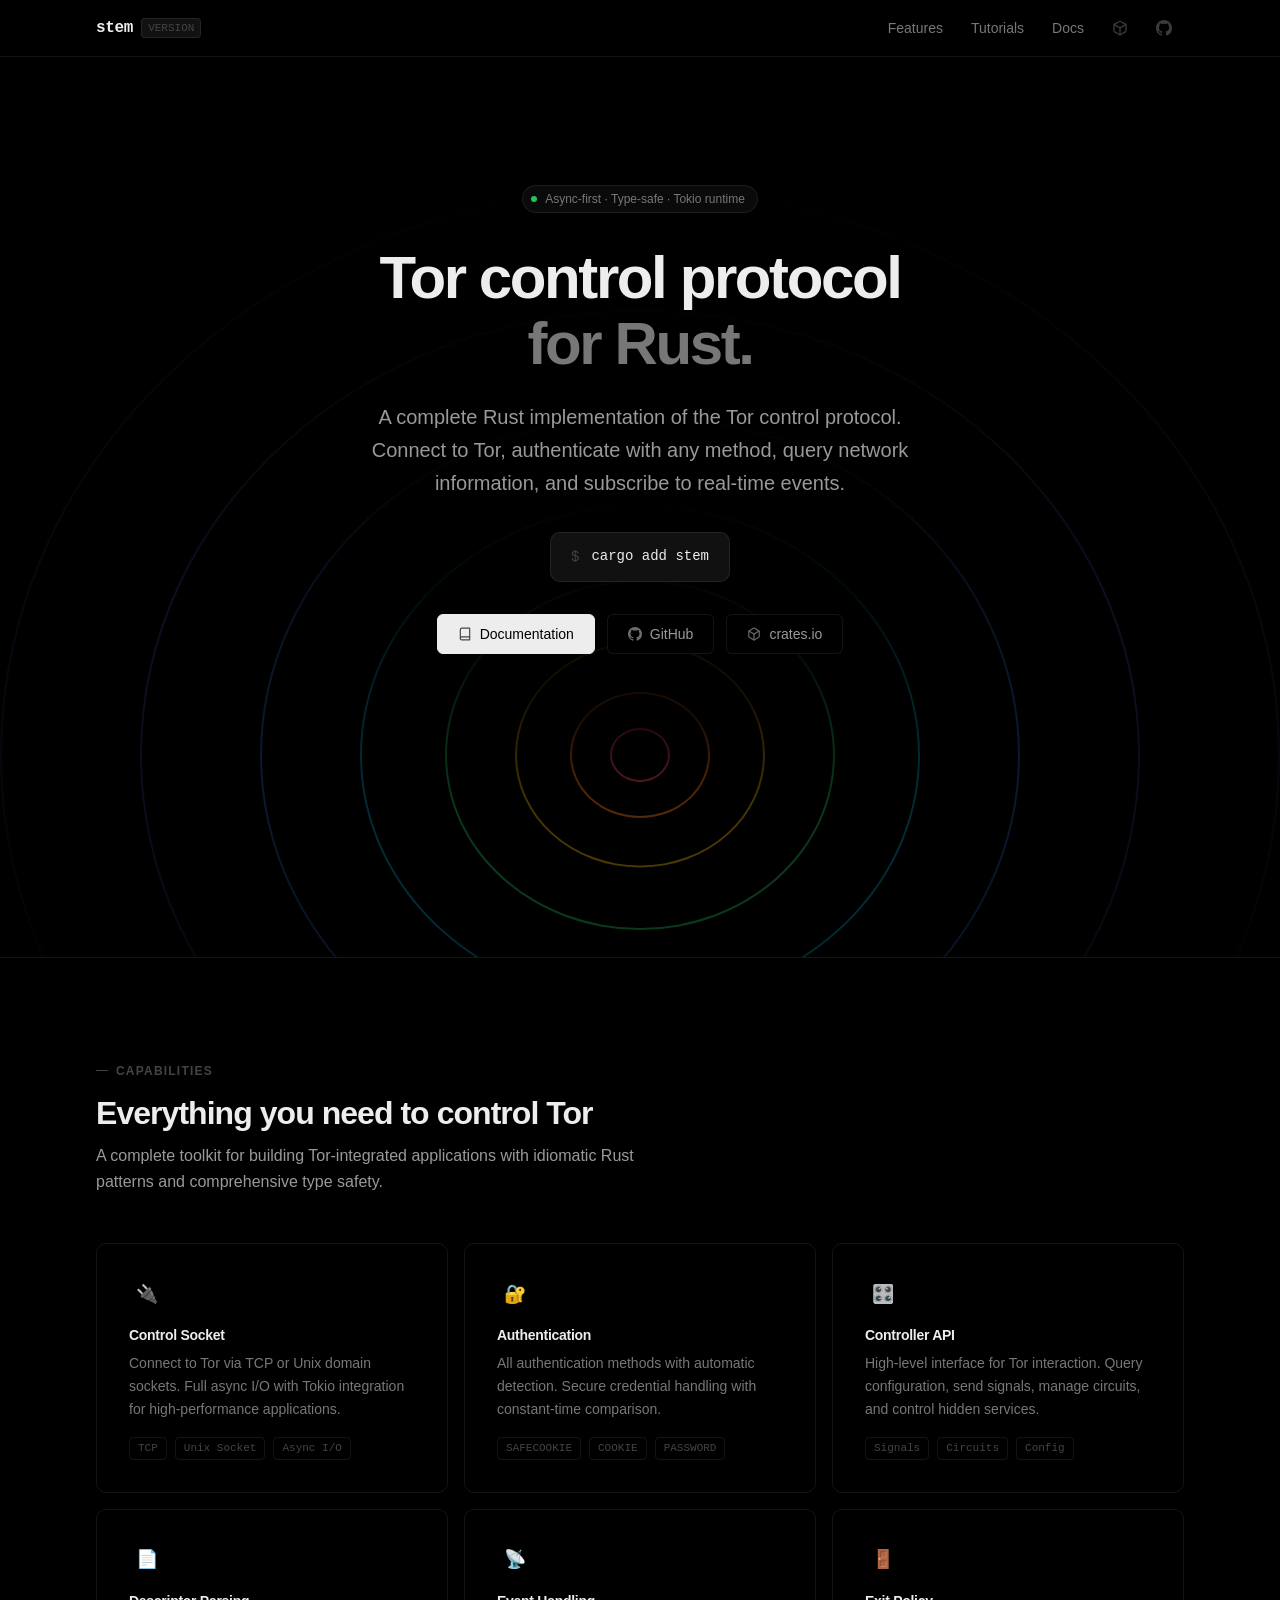
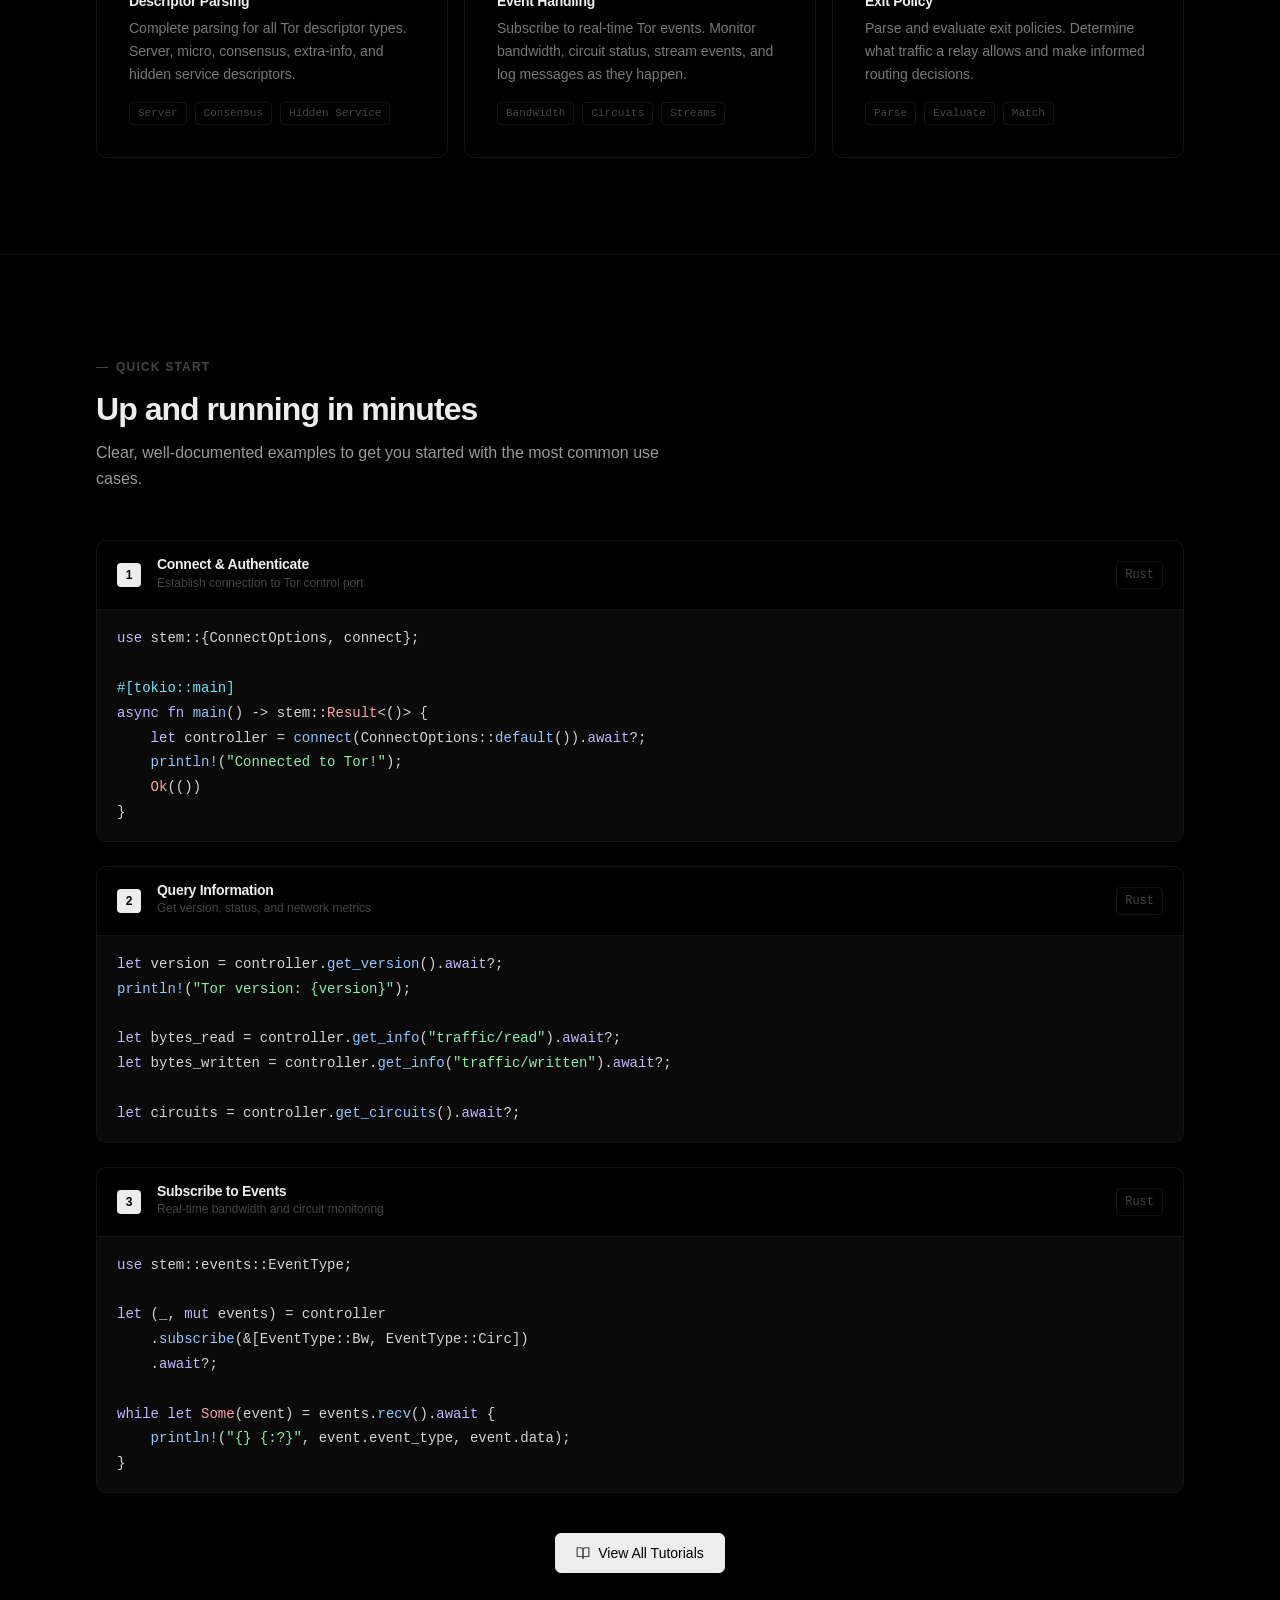
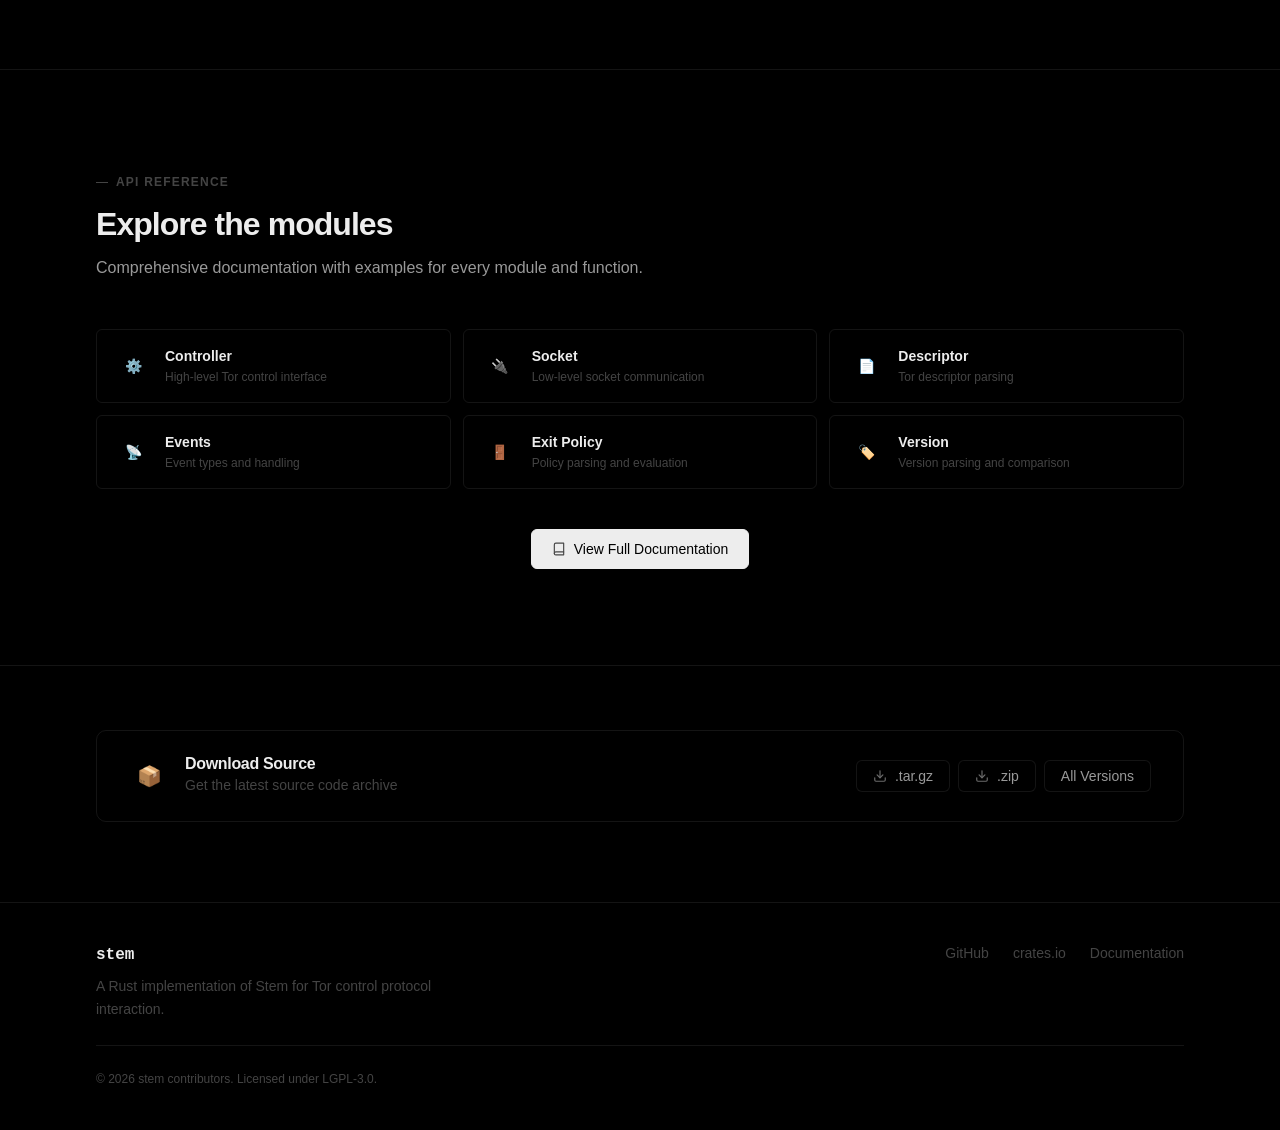
<file: docs-src/index.html>
<!doctype html>
<html lang="en">
    <head>
        <meta charset="utf-8" />
        <meta name="viewport" content="width=device-width, initial-scale=1.0" />
        <meta
            name="description"
            content="stem is a Rust library for Tor control protocol. Connect, authenticate, query information, and handle events with type-safe async APIs."
        />
        <meta
            name="keywords"
            content="stem, Tor, Rust, control protocol, privacy, anonymity, networking"
        />
        <meta property="og:title" content="stem — Tor Control Protocol for Rust" />
        <meta
            property="og:description"
            content="Type-safe, async-first Rust library for Tor control protocol interaction."
        />
        <meta property="og:type" content="website" />
        <meta property="og:url" content="https://stem.tn3w.dev/" />
        <title>stem — Tor Control Protocol for Rust</title>
        <link rel="stylesheet" href="styles/theme.css" />
        <link rel="stylesheet" href="styles/main.css" />
    </head>
    <body>
        <header>
            <nav class="container">
                <a href="/" class="nav-brand">
                    <span class="nav-logo">stem</span>
                    <span class="nav-version">VERSION</span>
                </a>
                <div class="nav-links">
                    <a href="#features" class="nav-hide-mobile">Features</a>
                    <a href="/tutorials" class="nav-hide-mobile">Tutorials</a>
                    <a href="docs/">Docs</a>
                    <a
                        href="https://crates.io/crates/stem"
                        target="_blank"
                        rel="noopener noreferrer"
                    >
                        <svg
                            width="16"
                            height="16"
                            viewBox="0 0 24 24"
                            fill="none"
                            stroke="currentColor"
                            stroke-width="2"
                            stroke-linecap="round"
                            stroke-linejoin="round"
                        >
                            <path
                                d="M21 16V8a2 2 0 0 0-1-1.73l-7-4a2 2 0 0 0-2 0l-7 4A2 2 0 0 0 3 8v8a2 2 0 0 0 1 1.73l7 4a2 2 0 0 0 2 0l7-4A2 2 0 0 0 21 16z"
                            />
                            <polyline points="3.27 6.96 12 12.01 20.73 6.96" />
                            <line x1="12" y1="22.08" x2="12" y2="12" />
                        </svg>
                    </a>
                    <a
                        href="https://github.com/tn3w/stem"
                        target="_blank"
                        rel="noopener noreferrer"
                    >
                        <svg width="16" height="16" viewBox="0 0 24 24" fill="currentColor">
                            <path
                                d="M12 0C5.37 0 0 5.37 0 12c0 5.31 3.435 9.795 8.205 11.385.6.105.825-.255.825-.57 0-.285-.015-1.23-.015-2.235-3.015.555-3.795-.735-4.035-1.41-.135-.345-.72-1.41-1.23-1.695-.42-.225-1.02-.78-.015-.795.945-.015 1.62.87 1.845 1.23 1.08 1.815 2.805 1.305 3.495.99.105-.78.42-1.305.765-1.605-2.67-.3-5.46-1.335-5.46-5.925 0-1.305.465-2.385 1.23-3.225-.12-.3-.54-1.53.12-3.18 0 0 1.005-.315 3.3 1.23.96-.27 1.98-.405 3-.405s2.04.135 3 .405c2.295-1.56 3.3-1.23 3.3-1.23.66 1.65.24 2.88.12 3.18.765.84 1.23 1.905 1.23 3.225 0 4.605-2.805 5.625-5.475 5.925.435.375.81 1.095.81 2.22 0 1.605-.015 2.895-.015 3.3 0 .315.225.69.825.57A12.02 12.02 0 0 0 24 12c0-6.63-5.37-12-12-12z"
                            />
                        </svg>
                    </a>
                </div>
            </nav>
        </header>

        <main>
            <section id="hero">
                <div class="container">
                    <div class="hero-grid">
                        <div class="hero-content">
                            <div class="hero-badge">
                                <span class="hero-badge-dot"></span>
                                <span>Async-first · Type-safe · Tokio runtime</span>
                            </div>
                            <h1 class="hero-title">
                                Tor control protocol<br />
                                <span class="hero-title-accent">for Rust.</span>
                            </h1>
                            <p class="hero-description">
                                A complete Rust implementation of the Tor control protocol. Connect
                                to Tor, authenticate with any method, query network information, and
                                subscribe to real-time events.
                            </p>
                            <button
                                class="hero-install"
                                data-copy="cargo add stem"
                                title="Click to copy"
                            >
                                <span class="hero-install-prompt">$</span>
                                <code>cargo add stem</code>
                                <span class="hero-install-feedback">Copied!</span>
                            </button>
                            <div class="hero-actions">
                                <a href="docs/" class="btn btn-primary">
                                    <svg
                                        width="16"
                                        height="16"
                                        viewBox="0 0 24 24"
                                        fill="none"
                                        stroke="currentColor"
                                        stroke-width="2"
                                        stroke-linecap="round"
                                        stroke-linejoin="round"
                                    >
                                        <path d="M4 19.5A2.5 2.5 0 0 1 6.5 17H20" />
                                        <path
                                            d="M6.5 2H20v20H6.5A2.5 2.5 0 0 1 4 19.5v-15A2.5 2.5 0 0 1 6.5 2z"
                                        />
                                    </svg>
                                    Documentation
                                </a>
                                <a
                                    href="https://github.com/tn3w/stem"
                                    class="btn btn-secondary"
                                    target="_blank"
                                    rel="noopener noreferrer"
                                >
                                    <svg
                                        width="16"
                                        height="16"
                                        viewBox="0 0 24 24"
                                        fill="currentColor"
                                    >
                                        <path
                                            d="M12 0C5.37 0 0 5.37 0 12c0 5.31 3.435 9.795 8.205 11.385.6.105.825-.255.825-.57 0-.285-.015-1.23-.015-2.235-3.015.555-3.795-.735-4.035-1.41-.135-.345-.72-1.41-1.23-1.695-.42-.225-1.02-.78-.015-.795.945-.015 1.62.87 1.845 1.23 1.08 1.815 2.805 1.305 3.495.99.105-.78.42-1.305.765-1.605-2.67-.3-5.46-1.335-5.46-5.925 0-1.305.465-2.385 1.23-3.225-.12-.3-.54-1.53.12-3.18 0 0 1.005-.315 3.3 1.23.96-.27 1.98-.405 3-.405s2.04.135 3 .405c2.295-1.56 3.3-1.23 3.3-1.23.66 1.65.24 2.88.12 3.18.765.84 1.23 1.905 1.23 3.225 0 4.605-2.805 5.625-5.475 5.925.435.375.81 1.095.81 2.22 0 1.605-.015 2.895-.015 3.3 0 .315.225.69.825.57A12.02 12.02 0 0 0 24 12c0-6.63-5.37-12-12-12z"
                                        />
                                    </svg>
                                    GitHub
                                </a>
                                <a
                                    href="https://crates.io/crates/stem"
                                    class="btn btn-secondary"
                                    target="_blank"
                                    rel="noopener noreferrer"
                                >
                                    <svg
                                        width="16"
                                        height="16"
                                        viewBox="0 0 24 24"
                                        fill="none"
                                        stroke="currentColor"
                                        stroke-width="2"
                                        stroke-linecap="round"
                                        stroke-linejoin="round"
                                    >
                                        <path
                                            d="M21 16V8a2 2 0 0 0-1-1.73l-7-4a2 2 0 0 0-2 0l-7 4A2 2 0 0 0 3 8v8a2 2 0 0 0 1 1.73l7 4a2 2 0 0 0 2 0l7-4A2 2 0 0 0 21 16z"
                                        />
                                        <polyline points="3.27 6.96 12 12.01 20.73 6.96" />
                                        <line x1="12" y1="22.08" x2="12" y2="12" />
                                    </svg>
                                    crates.io
                                </a>
                            </div>
                        </div>
                    </div>
                </div>
                <div class="hero-glow" aria-hidden="true">
                    <div class="onion-ring r1"></div>
                    <div class="onion-ring r2"></div>
                    <div class="onion-ring r3"></div>
                    <div class="onion-ring r4"></div>
                    <div class="onion-ring r5"></div>
                    <div class="onion-ring r6"></div>
                    <div class="onion-ring r7"></div>
                    <div class="onion-ring r8"></div>
                    <div class="onion-ring r9"></div>
                    <div class="onion-ring r10"></div>
                    <div class="onion-ring r11"></div>
                    <div class="onion-core"></div>
                </div>
            </section>

            <section id="features">
                <div class="container">
                    <div class="section-header">
                        <div class="section-label">Capabilities</div>
                        <h2 class="section-title">Everything you need to control Tor</h2>
                        <p class="section-description">
                            A complete toolkit for building Tor-integrated applications with
                            idiomatic Rust patterns and comprehensive type safety.
                        </p>
                    </div>
                    <div class="features-grid">
                        <a href="docs/socket/" class="feature-card">
                            <div class="feature-icon">🔌</div>
                            <h3>Control Socket</h3>
                            <p>
                                Connect to Tor via TCP or Unix domain sockets. Full async I/O with
                                Tokio integration for high-performance applications.
                            </p>
                            <div class="feature-tags">
                                <span class="feature-tag">TCP</span>
                                <span class="feature-tag">Unix Socket</span>
                                <span class="feature-tag">Async I/O</span>
                            </div>
                        </a>
                        <a href="docs/authentication/" class="feature-card">
                            <div class="feature-icon">🔐</div>
                            <h3>Authentication</h3>
                            <p>
                                All authentication methods with automatic detection. Secure
                                credential handling with constant-time comparison.
                            </p>
                            <div class="feature-tags">
                                <span class="feature-tag">SAFECOOKIE</span>
                                <span class="feature-tag">COOKIE</span>
                                <span class="feature-tag">PASSWORD</span>
                            </div>
                        </a>
                        <a href="docs/controller/" class="feature-card">
                            <div class="feature-icon">🎛️</div>
                            <h3>Controller API</h3>
                            <p>
                                High-level interface for Tor interaction. Query configuration, send
                                signals, manage circuits, and control hidden services.
                            </p>
                            <div class="feature-tags">
                                <span class="feature-tag">Signals</span>
                                <span class="feature-tag">Circuits</span>
                                <span class="feature-tag">Config</span>
                            </div>
                        </a>
                        <a href="docs/descriptor/" class="feature-card">
                            <div class="feature-icon">📄</div>
                            <h3>Descriptor Parsing</h3>
                            <p>
                                Complete parsing for all Tor descriptor types. Server, micro,
                                consensus, extra-info, and hidden service descriptors.
                            </p>
                            <div class="feature-tags">
                                <span class="feature-tag">Server</span>
                                <span class="feature-tag">Consensus</span>
                                <span class="feature-tag">Hidden Service</span>
                            </div>
                        </a>
                        <a href="docs/events/" class="feature-card">
                            <div class="feature-icon">📡</div>
                            <h3>Event Handling</h3>
                            <p>
                                Subscribe to real-time Tor events. Monitor bandwidth, circuit
                                status, stream events, and log messages as they happen.
                            </p>
                            <div class="feature-tags">
                                <span class="feature-tag">Bandwidth</span>
                                <span class="feature-tag">Circuits</span>
                                <span class="feature-tag">Streams</span>
                            </div>
                        </a>
                        <a href="docs/exit_policy/" class="feature-card">
                            <div class="feature-icon">🚪</div>
                            <h3>Exit Policy</h3>
                            <p>
                                Parse and evaluate exit policies. Determine what traffic a relay
                                allows and make informed routing decisions.
                            </p>
                            <div class="feature-tags">
                                <span class="feature-tag">Parse</span>
                                <span class="feature-tag">Evaluate</span>
                                <span class="feature-tag">Match</span>
                            </div>
                        </a>
                    </div>
                </div>
            </section>

            <section id="examples">
                <div class="container">
                    <div class="section-header">
                        <div class="section-label">Quick Start</div>
                        <h2 class="section-title">Up and running in minutes</h2>
                        <p class="section-description">
                            Clear, well-documented examples to get you started with the most common
                            use cases.
                        </p>
                    </div>
                    <div class="examples-grid">
                        <div class="example-card">
                            <div class="example-header">
                                <div class="example-step">1</div>
                                <div class="example-meta">
                                    <h3>Connect & Authenticate</h3>
                                    <p>Establish connection to Tor control port</p>
                                </div>
                                <span class="example-lang">Rust</span>
                            </div>
                            <pre><code><span class="code-keyword">use</span> stem::{ConnectOptions, connect};

<span class="code-macro">#[tokio::main]</span>
<span class="code-keyword">async</span> <span class="code-keyword">fn</span> <span class="code-function">main</span>() -&gt; stem::<span class="code-type">Result</span>&lt;()&gt; {
    <span class="code-keyword">let</span> controller = <span class="code-function">connect</span>(ConnectOptions::<span class="code-function">default</span>()).<span class="code-keyword">await</span>?;
    <span class="code-function">println!</span>(<span class="code-string">"Connected to Tor!"</span>);
    <span class="code-type">Ok</span>(())
}</code></pre>
                        </div>
                        <div class="example-card">
                            <div class="example-header">
                                <div class="example-step">2</div>
                                <div class="example-meta">
                                    <h3>Query Information</h3>
                                    <p>Get version, status, and network metrics</p>
                                </div>
                                <span class="example-lang">Rust</span>
                            </div>
                            <pre><code><span class="code-keyword">let</span> version = controller.<span class="code-function">get_version</span>().<span class="code-keyword">await</span>?;
<span class="code-function">println!</span>(<span class="code-string">"Tor version: {version}"</span>);

<span class="code-keyword">let</span> bytes_read = controller.<span class="code-function">get_info</span>(<span class="code-string">"traffic/read"</span>).<span class="code-keyword">await</span>?;
<span class="code-keyword">let</span> bytes_written = controller.<span class="code-function">get_info</span>(<span class="code-string">"traffic/written"</span>).<span class="code-keyword">await</span>?;

<span class="code-keyword">let</span> circuits = controller.<span class="code-function">get_circuits</span>().<span class="code-keyword">await</span>?;</code></pre>
                        </div>
                        <div class="example-card">
                            <div class="example-header">
                                <div class="example-step">3</div>
                                <div class="example-meta">
                                    <h3>Subscribe to Events</h3>
                                    <p>Real-time bandwidth and circuit monitoring</p>
                                </div>
                                <span class="example-lang">Rust</span>
                            </div>
                            <pre><code><span class="code-keyword">use</span> stem::events::EventType;

<span class="code-keyword">let</span> (_, <span class="code-keyword">mut</span> events) = controller
    .<span class="code-function">subscribe</span>(&amp;[EventType::Bw, EventType::Circ])
    .<span class="code-keyword">await</span>?;

<span class="code-keyword">while</span> <span class="code-keyword">let</span> <span class="code-type">Some</span>(event) = events.<span class="code-function">recv</span>().<span class="code-keyword">await</span> {
    <span class="code-function">println!</span>(<span class="code-string">"{} {:?}"</span>, event.event_type, event.data);
}</code></pre>
                        </div>
                    </div>
                    <div class="examples-cta">
                        <a href="/tutorials" class="btn btn-primary">
                            <svg
                                width="16"
                                height="16"
                                viewBox="0 0 24 24"
                                fill="none"
                                stroke="currentColor"
                                stroke-width="2"
                                stroke-linecap="round"
                                stroke-linejoin="round"
                            >
                                <path d="M2 3h6a4 4 0 0 1 4 4v14a3 3 0 0 0-3-3H2z" />
                                <path d="M22 3h-6a4 4 0 0 0-4 4v14a3 3 0 0 1 3-3h7z" />
                            </svg>
                            View All Tutorials
                        </a>
                    </div>
                </div>
            </section>

            <section id="docs">
                <div class="container">
                    <div class="section-header">
                        <div class="section-label">API Reference</div>
                        <h2 class="section-title">Explore the modules</h2>
                        <p class="section-description">
                            Comprehensive documentation with examples for every module and function.
                        </p>
                    </div>
                    <div class="docs-grid">
                        <a href="docs/controller/" class="docs-link">
                            <span class="docs-link-icon">⚙️</span>
                            <div class="docs-link-content">
                                <div class="docs-link-title">Controller</div>
                                <div class="docs-link-desc">High-level Tor control interface</div>
                            </div>
                            <span class="docs-link-arrow">→</span>
                        </a>
                        <a href="docs/socket/" class="docs-link">
                            <span class="docs-link-icon">🔌</span>
                            <div class="docs-link-content">
                                <div class="docs-link-title">Socket</div>
                                <div class="docs-link-desc">Low-level socket communication</div>
                            </div>
                            <span class="docs-link-arrow">→</span>
                        </a>
                        <a href="docs/descriptor/" class="docs-link">
                            <span class="docs-link-icon">📄</span>
                            <div class="docs-link-content">
                                <div class="docs-link-title">Descriptor</div>
                                <div class="docs-link-desc">Tor descriptor parsing</div>
                            </div>
                            <span class="docs-link-arrow">→</span>
                        </a>
                        <a href="docs/events/" class="docs-link">
                            <span class="docs-link-icon">📡</span>
                            <div class="docs-link-content">
                                <div class="docs-link-title">Events</div>
                                <div class="docs-link-desc">Event types and handling</div>
                            </div>
                            <span class="docs-link-arrow">→</span>
                        </a>
                        <a href="docs/exit_policy/" class="docs-link">
                            <span class="docs-link-icon">🚪</span>
                            <div class="docs-link-content">
                                <div class="docs-link-title">Exit Policy</div>
                                <div class="docs-link-desc">Policy parsing and evaluation</div>
                            </div>
                            <span class="docs-link-arrow">→</span>
                        </a>
                        <a href="docs/version/" class="docs-link">
                            <span class="docs-link-icon">🏷️</span>
                            <div class="docs-link-content">
                                <div class="docs-link-title">Version</div>
                                <div class="docs-link-desc">Version parsing and comparison</div>
                            </div>
                            <span class="docs-link-arrow">→</span>
                        </a>
                    </div>
                    <div class="docs-cta">
                        <a href="docs/" class="btn btn-primary">
                            <svg
                                width="16"
                                height="16"
                                viewBox="0 0 24 24"
                                fill="none"
                                stroke="currentColor"
                                stroke-width="2"
                                stroke-linecap="round"
                                stroke-linejoin="round"
                            >
                                <path d="M4 19.5A2.5 2.5 0 0 1 6.5 17H20" />
                                <path
                                    d="M6.5 2H20v20H6.5A2.5 2.5 0 0 1 4 19.5v-15A2.5 2.5 0 0 1 6.5 2z"
                                />
                            </svg>
                            View Full Documentation
                        </a>
                    </div>
                </div>
            </section>

            <section id="download">
                <div class="container">
                    <div class="download-card">
                        <div class="download-header">
                            <div class="download-icon">📦</div>
                            <div class="download-meta">
                                <h3>Download Source</h3>
                                <p>Get the latest source code archive</p>
                            </div>
                        </div>
                        <div class="download-actions">
                            <a
                                href="dist/stem-latest.tar.gz"
                                class="btn btn-secondary download-btn"
                            >
                                <svg
                                    width="14"
                                    height="14"
                                    viewBox="0 0 24 24"
                                    fill="none"
                                    stroke="currentColor"
                                    stroke-width="2"
                                    stroke-linecap="round"
                                    stroke-linejoin="round"
                                >
                                    <path d="M21 15v4a2 2 0 0 1-2 2H5a2 2 0 0 1-2-2v-4" />
                                    <polyline points="7 10 12 15 17 10" />
                                    <line x1="12" y1="15" x2="12" y2="3" />
                                </svg>
                                .tar.gz
                            </a>
                            <a
                                href="dist/stem-latest.zip"
                                class="btn btn-secondary download-btn"
                            >
                                <svg
                                    width="14"
                                    height="14"
                                    viewBox="0 0 24 24"
                                    fill="none"
                                    stroke="currentColor"
                                    stroke-width="2"
                                    stroke-linecap="round"
                                    stroke-linejoin="round"
                                >
                                    <path d="M21 15v4a2 2 0 0 1-2 2H5a2 2 0 0 1-2-2v-4" />
                                    <polyline points="7 10 12 15 17 10" />
                                    <line x1="12" y1="15" x2="12" y2="3" />
                                </svg>
                                .zip
                            </a>
                            <a href="dist/" class="btn btn-secondary download-btn">All Versions</a>
                        </div>
                    </div>
                </div>
            </section>
        </main>

        <footer>
            <div class="container">
                <div class="footer-content">
                    <div class="footer-brand">
                        <div class="footer-logo">stem</div>
                        <p class="footer-tagline">
                            A Rust implementation of Stem for Tor control protocol interaction.
                        </p>
                    </div>
                    <div class="footer-links">
                        <a
                            href="https://github.com/tn3w/stem"
                            target="_blank"
                            rel="noopener noreferrer"
                            >GitHub</a
                        >
                        <a
                            href="https://crates.io/crates/stem"
                            target="_blank"
                            rel="noopener noreferrer"
                            >crates.io</a
                        >
                        <a href="docs/">Documentation</a>
                    </div>
                </div>
                <div class="footer-bottom">
                    <p class="footer-copyright">
                        © 2026 stem contributors. Licensed under LGPL-3.0.
                    </p>
                </div>
            </div>
        </footer>

        <script>
            document.querySelector('.hero-install')?.addEventListener('click', async function () {
                const text = this.dataset.copy;
                try {
                    await navigator.clipboard.writeText(text);
                    this.classList.add('copied');
                    setTimeout(() => this.classList.remove('copied'), 1500);
                } catch (err) {
                    console.error('Failed to copy:', err);
                }
            });
        </script>
    </body>
</html>
</file>
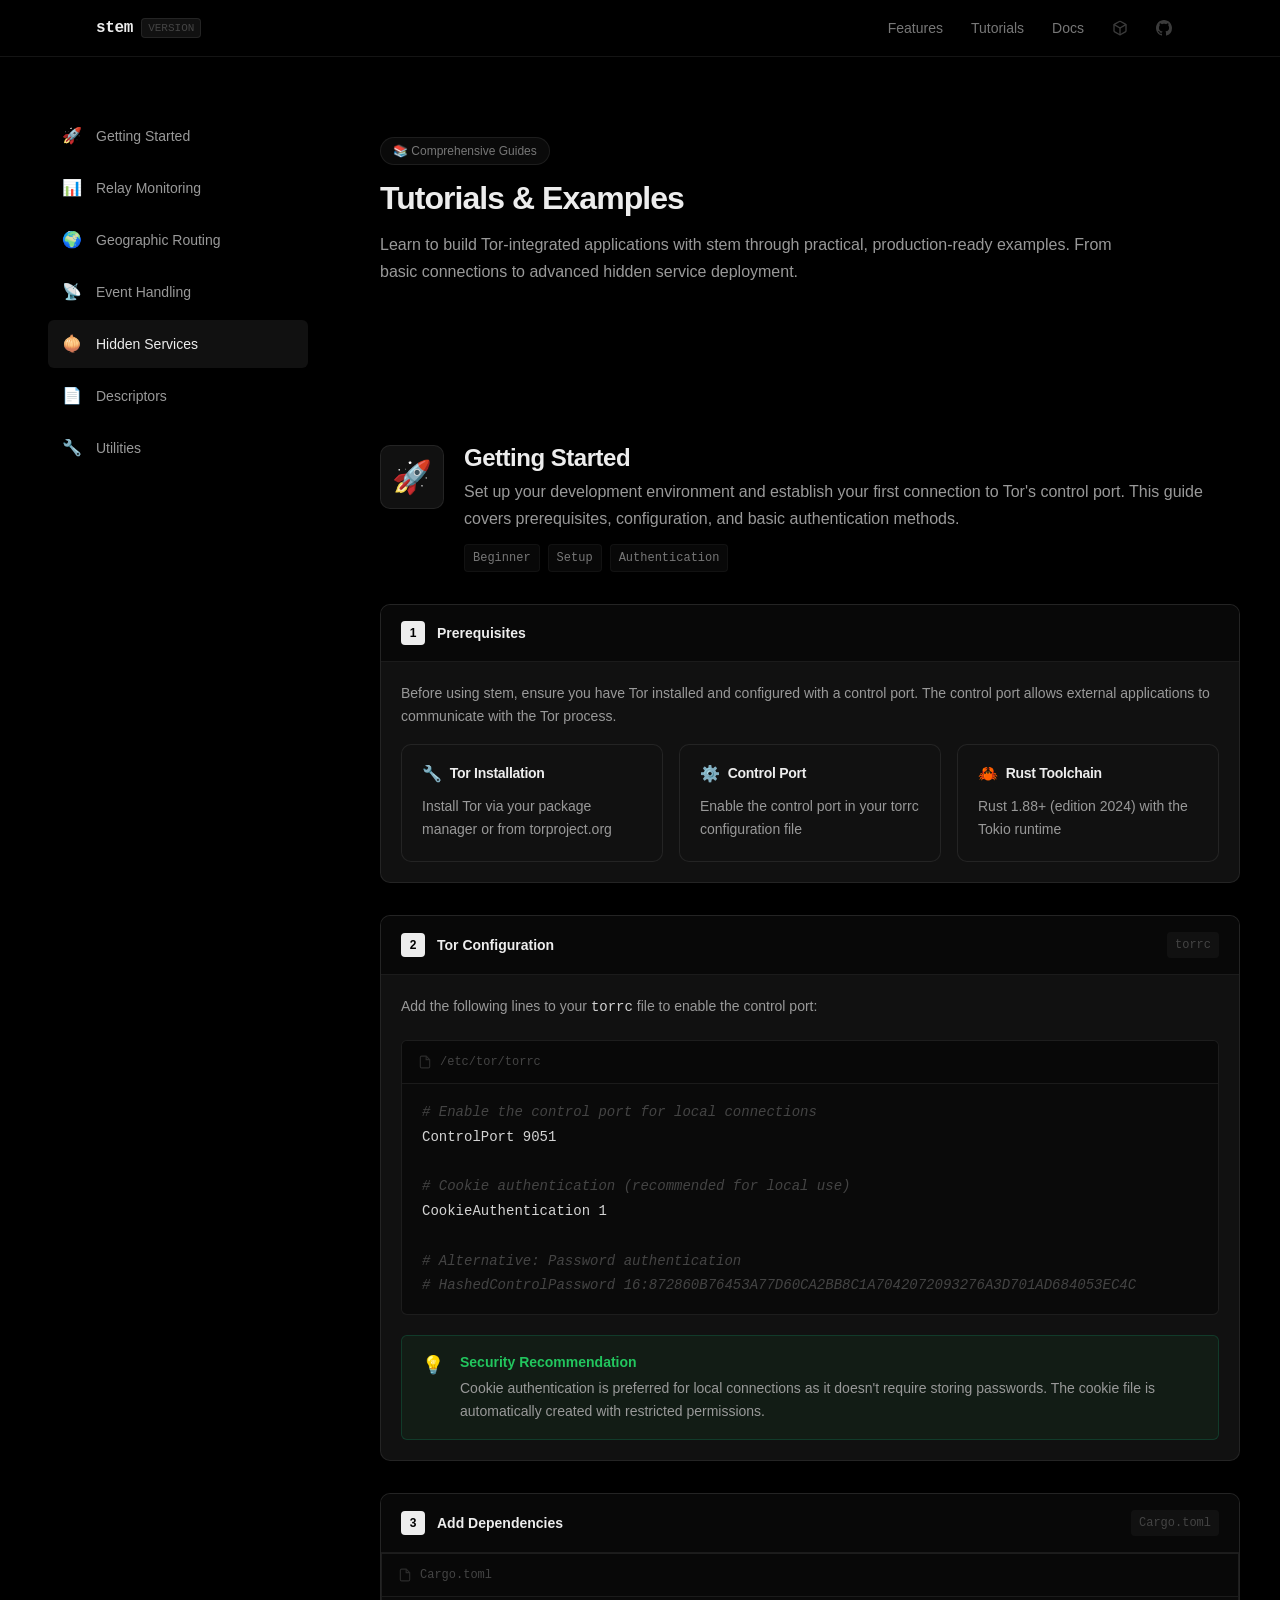
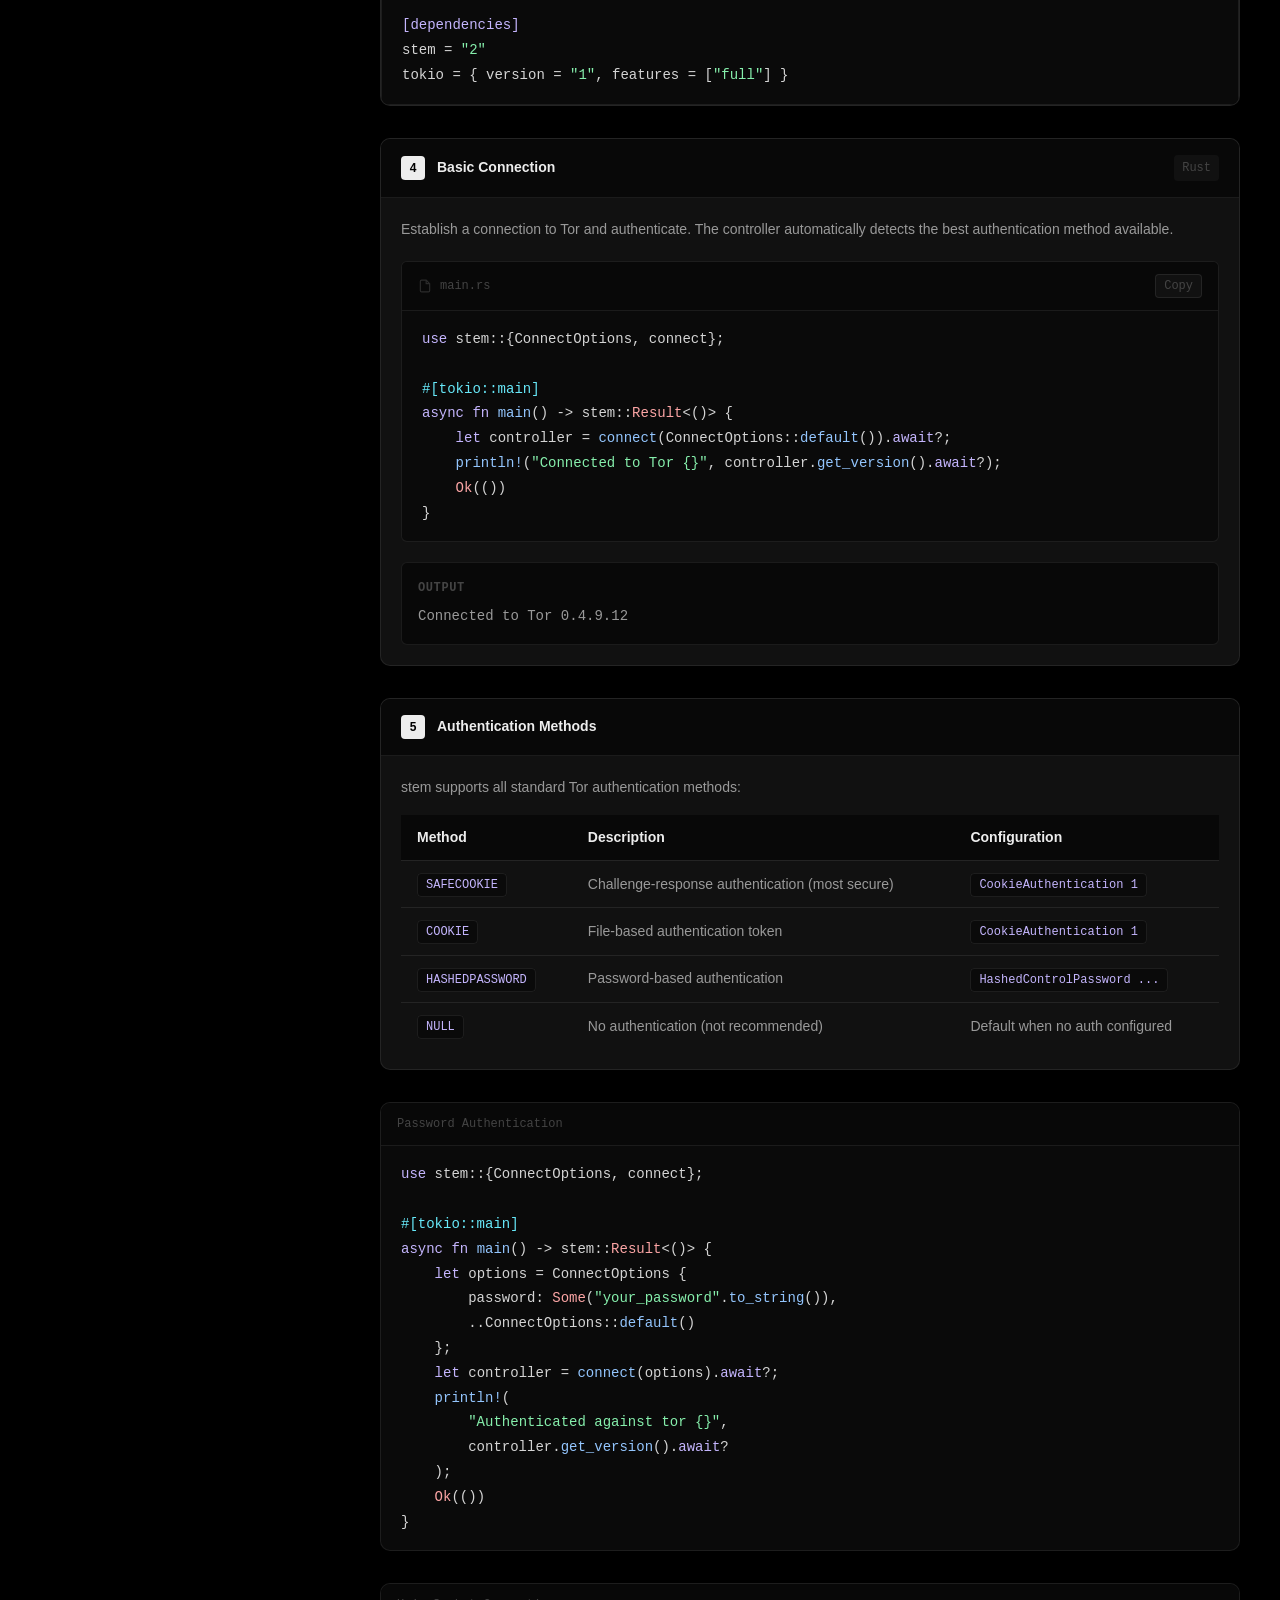
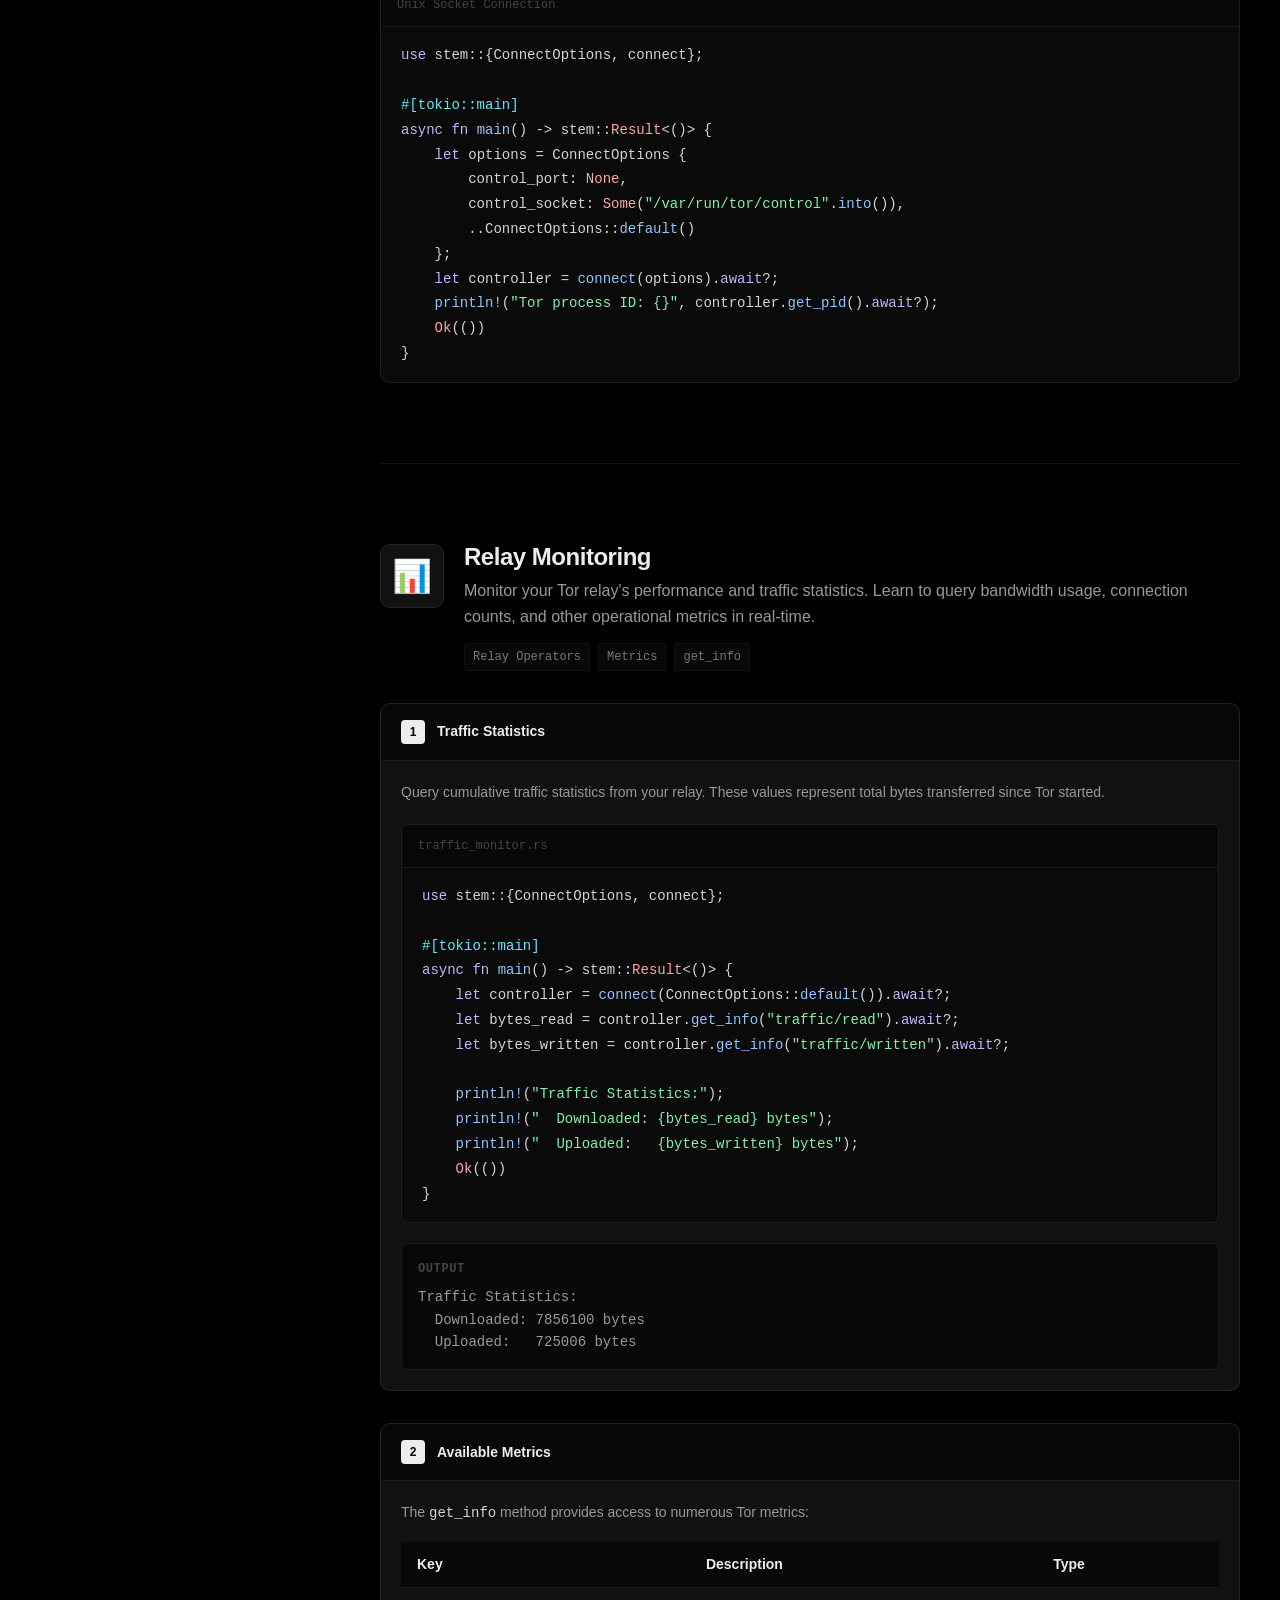
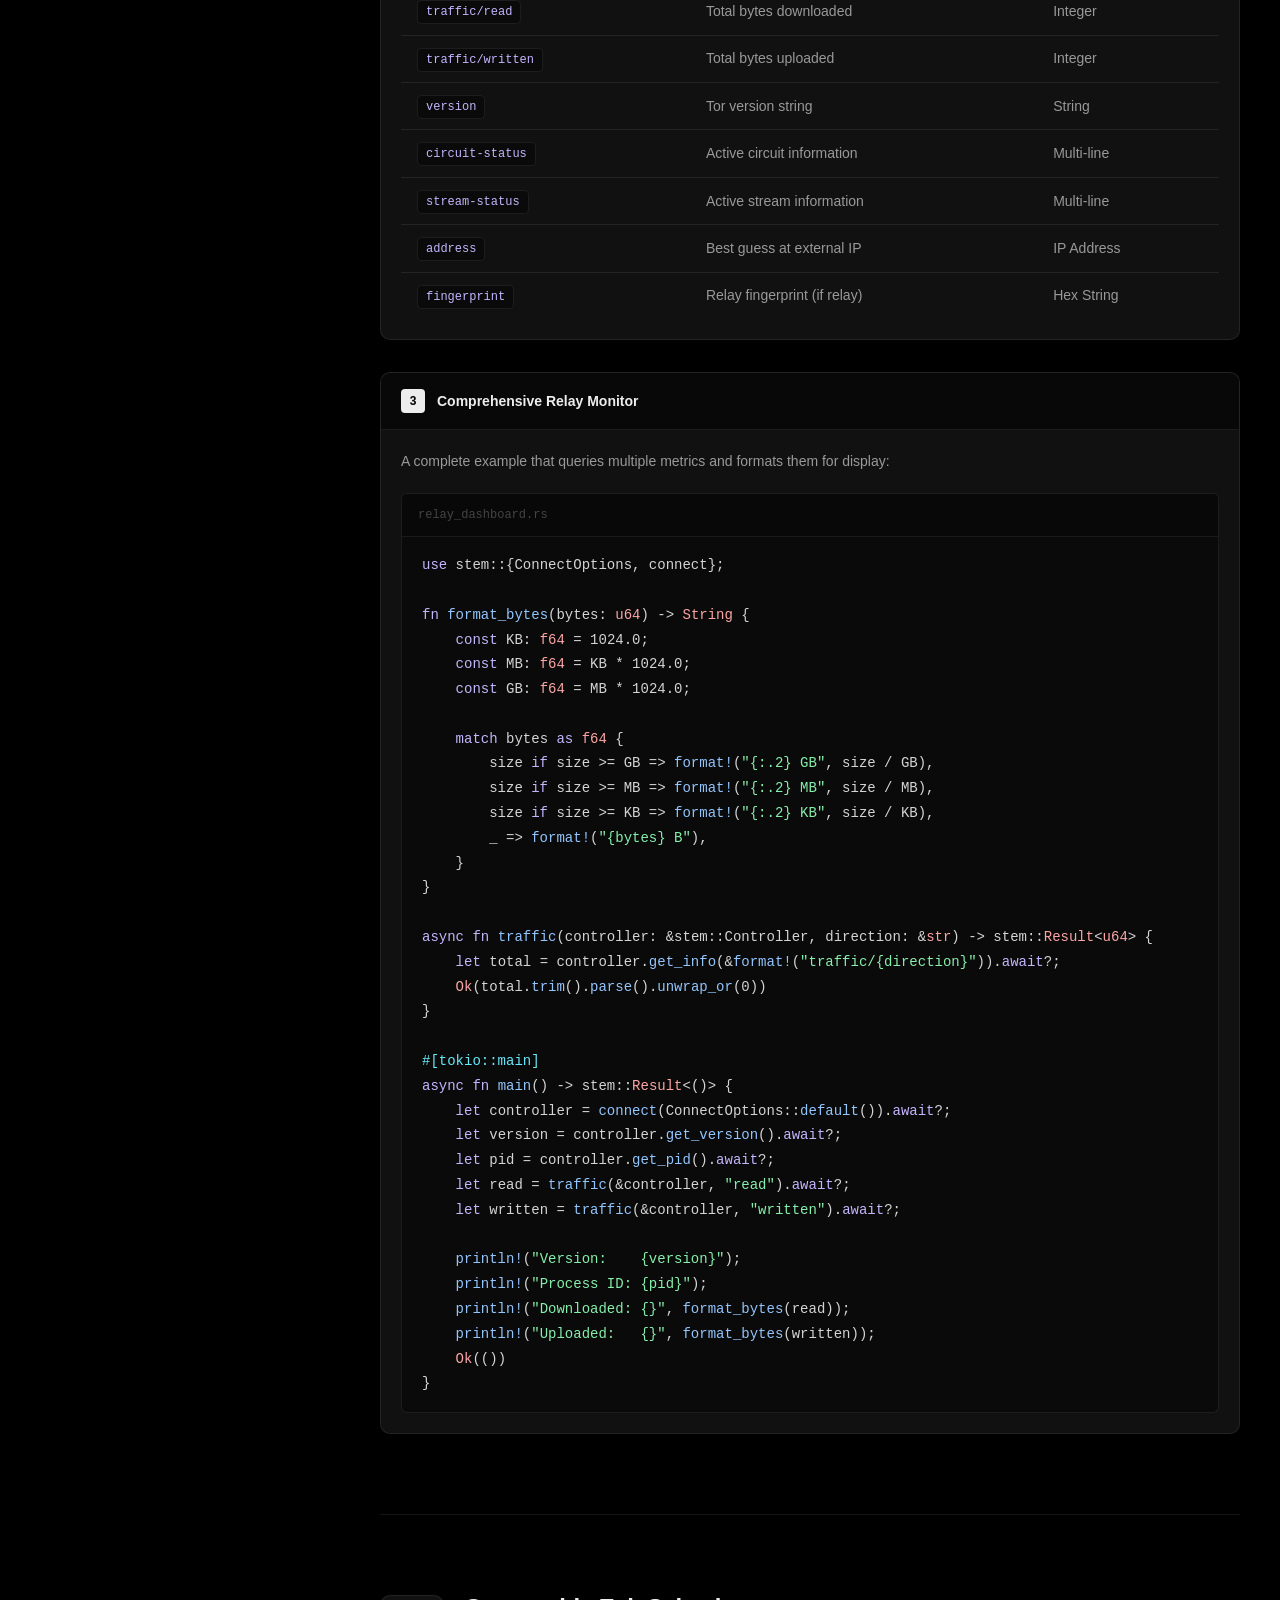
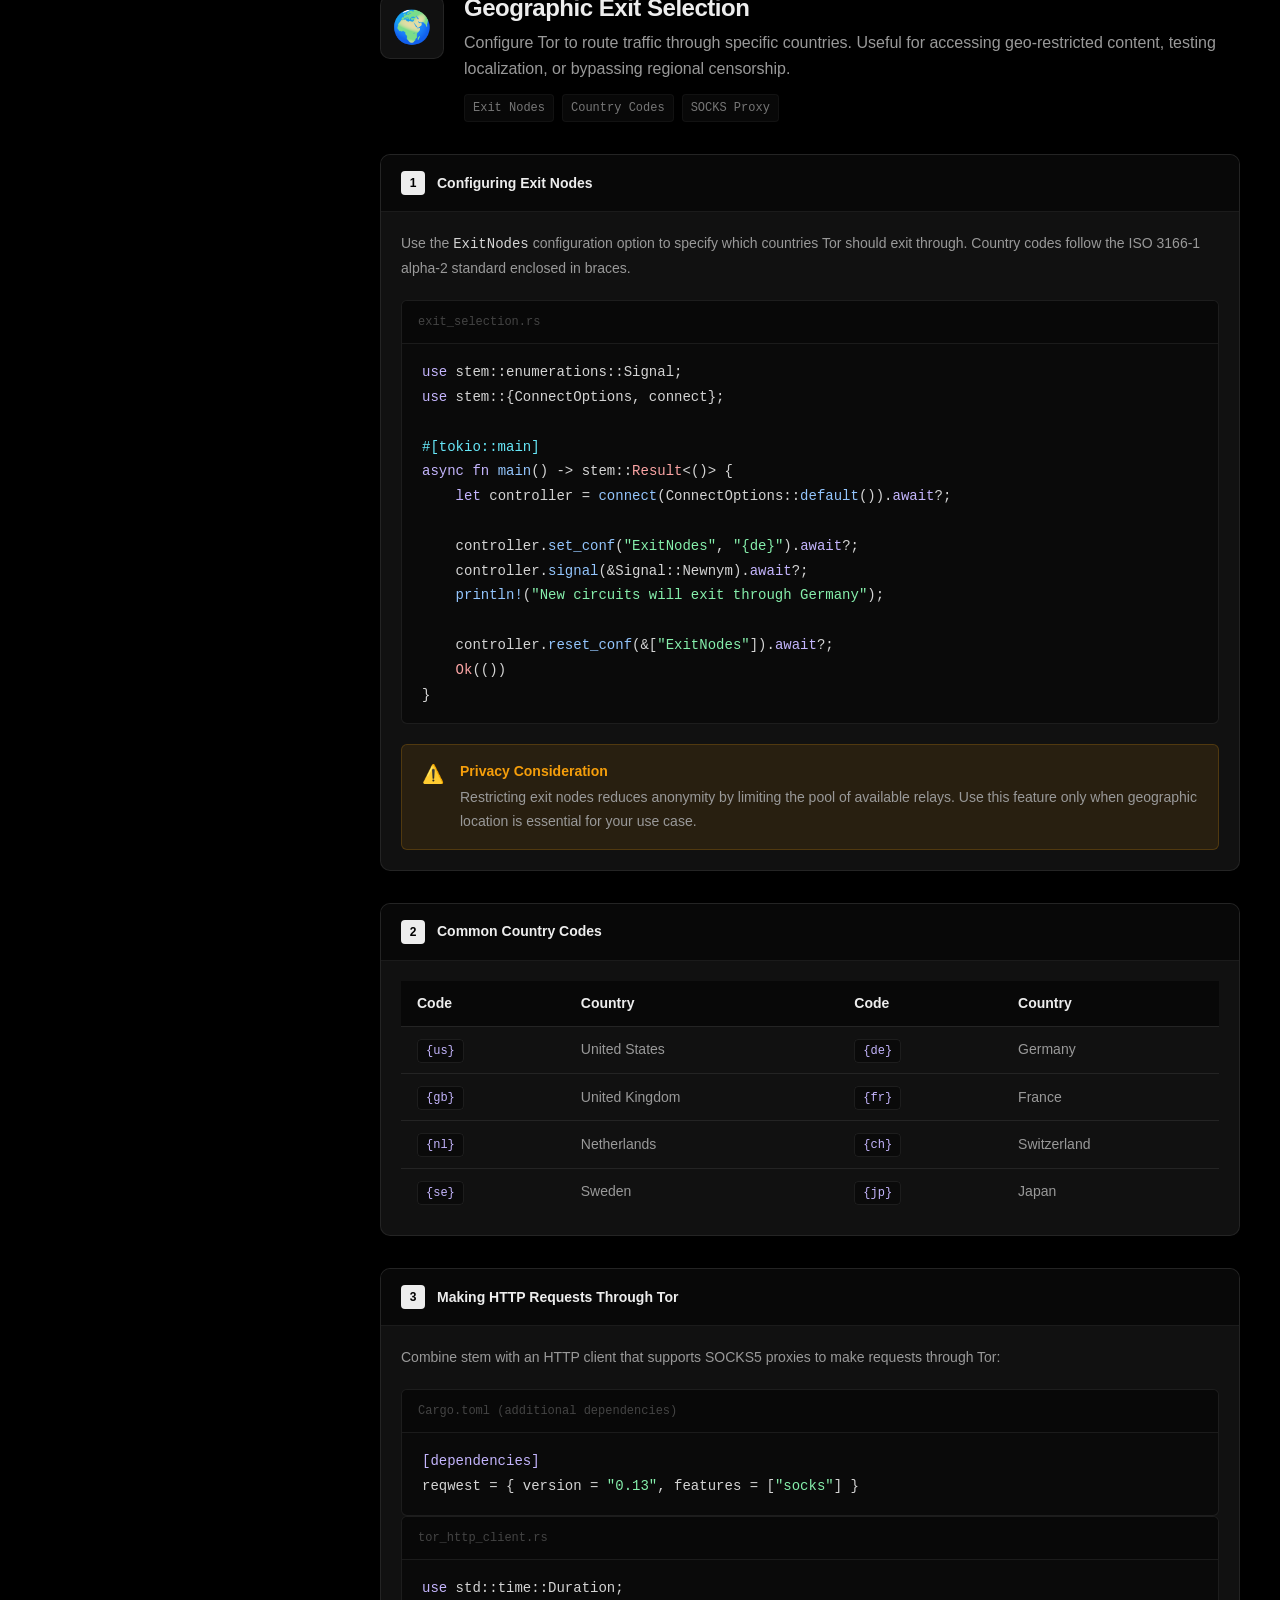
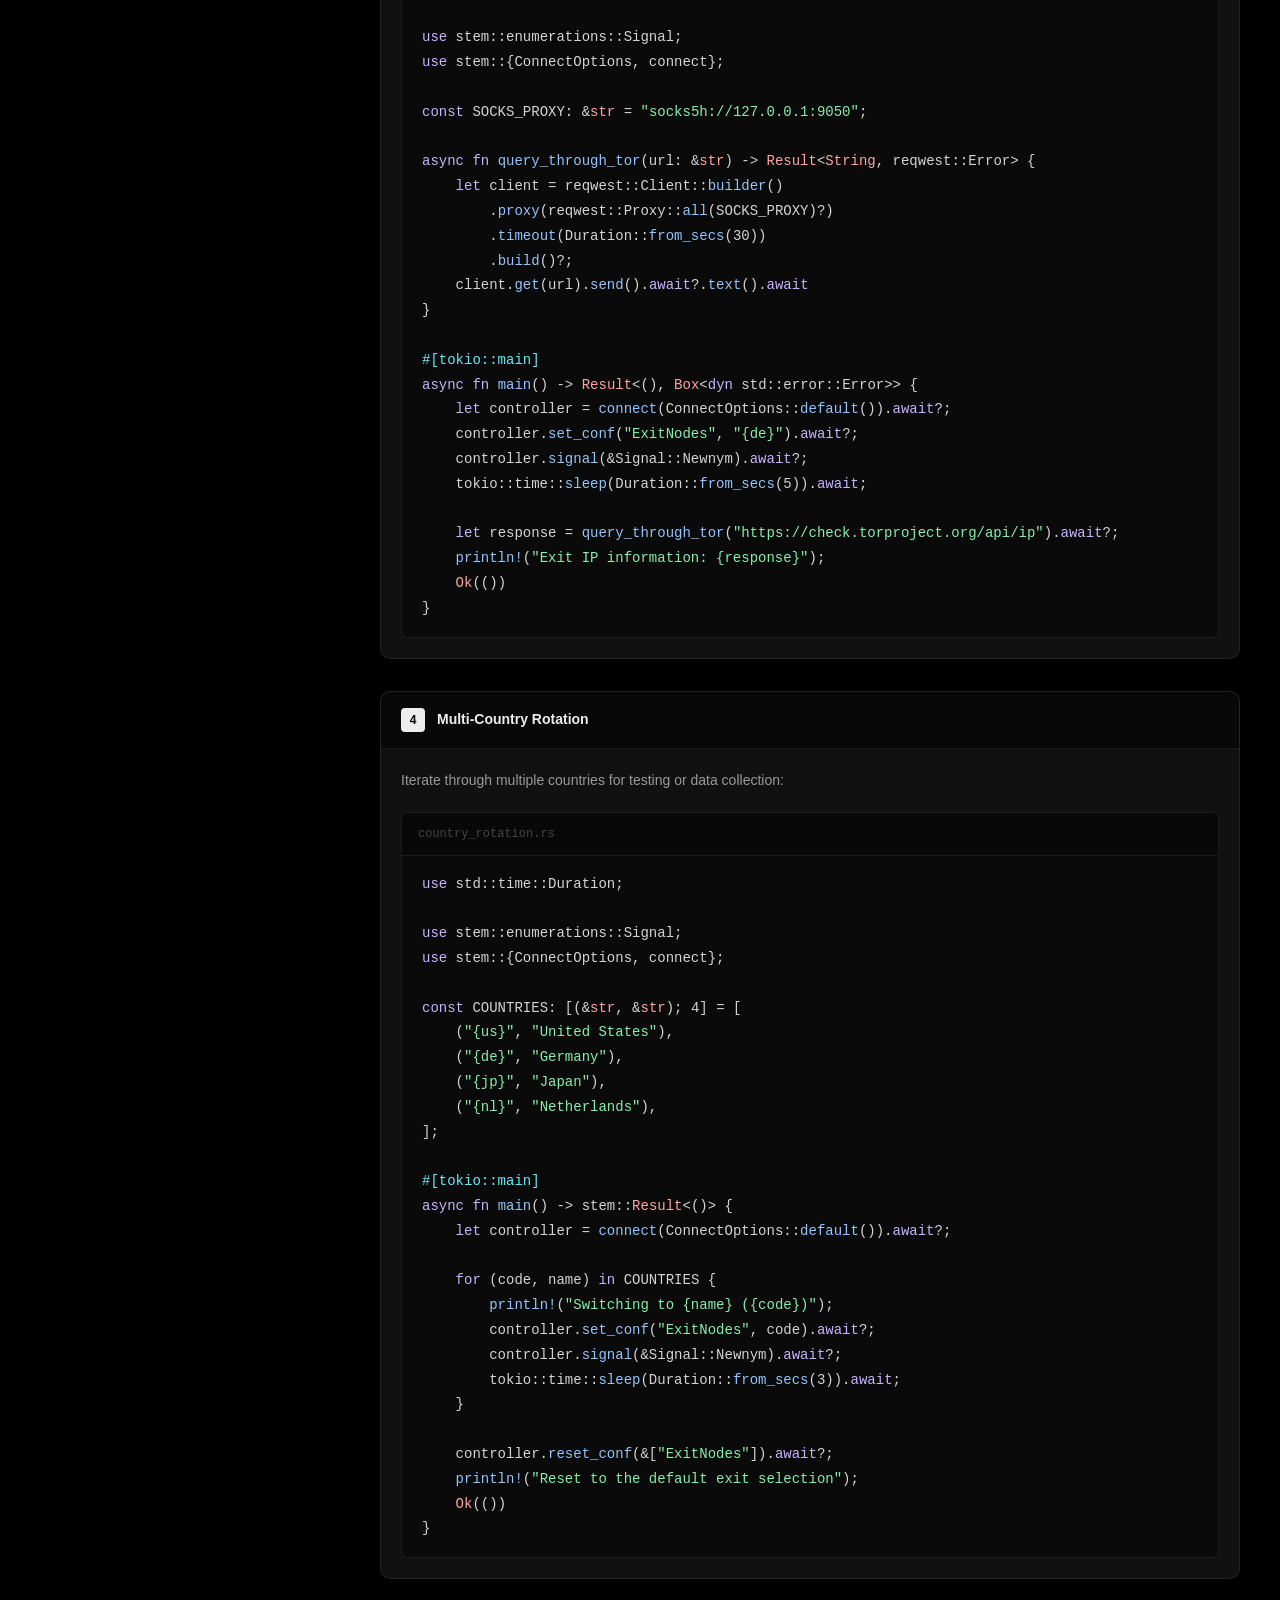
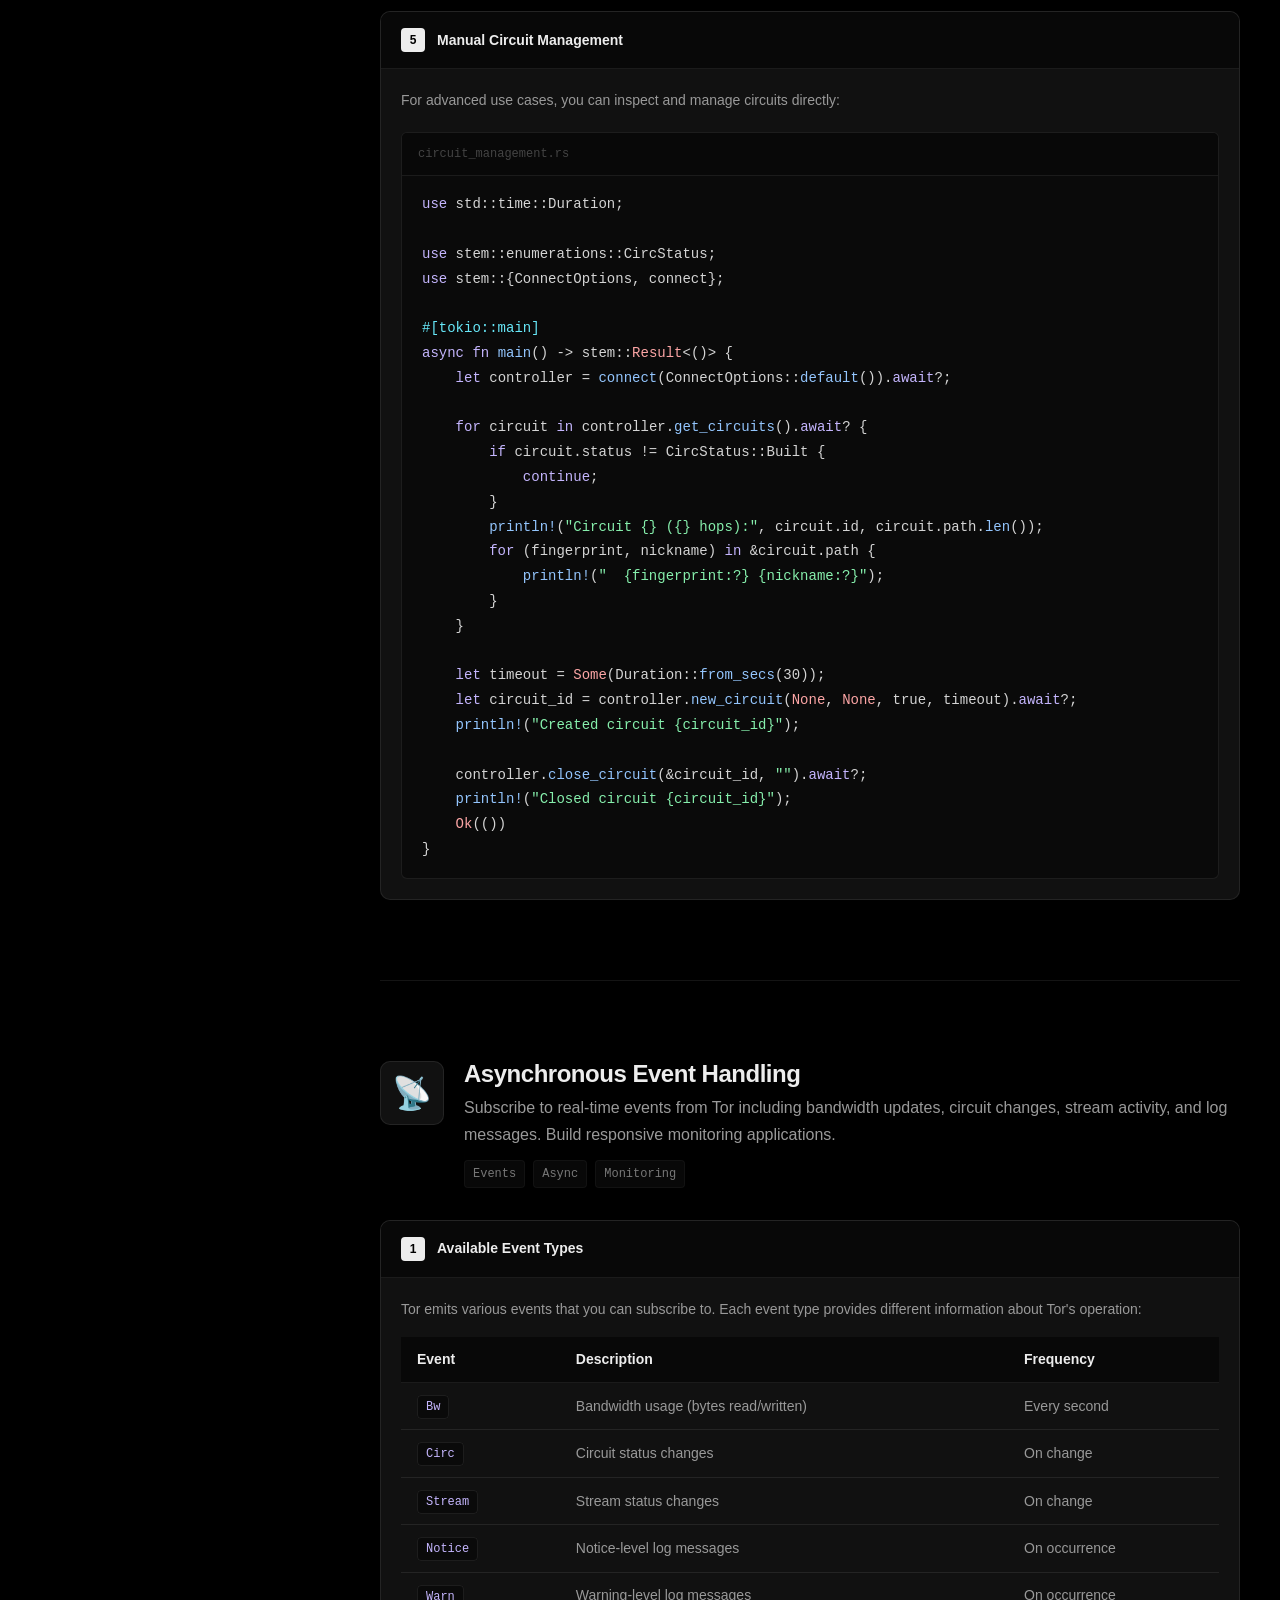
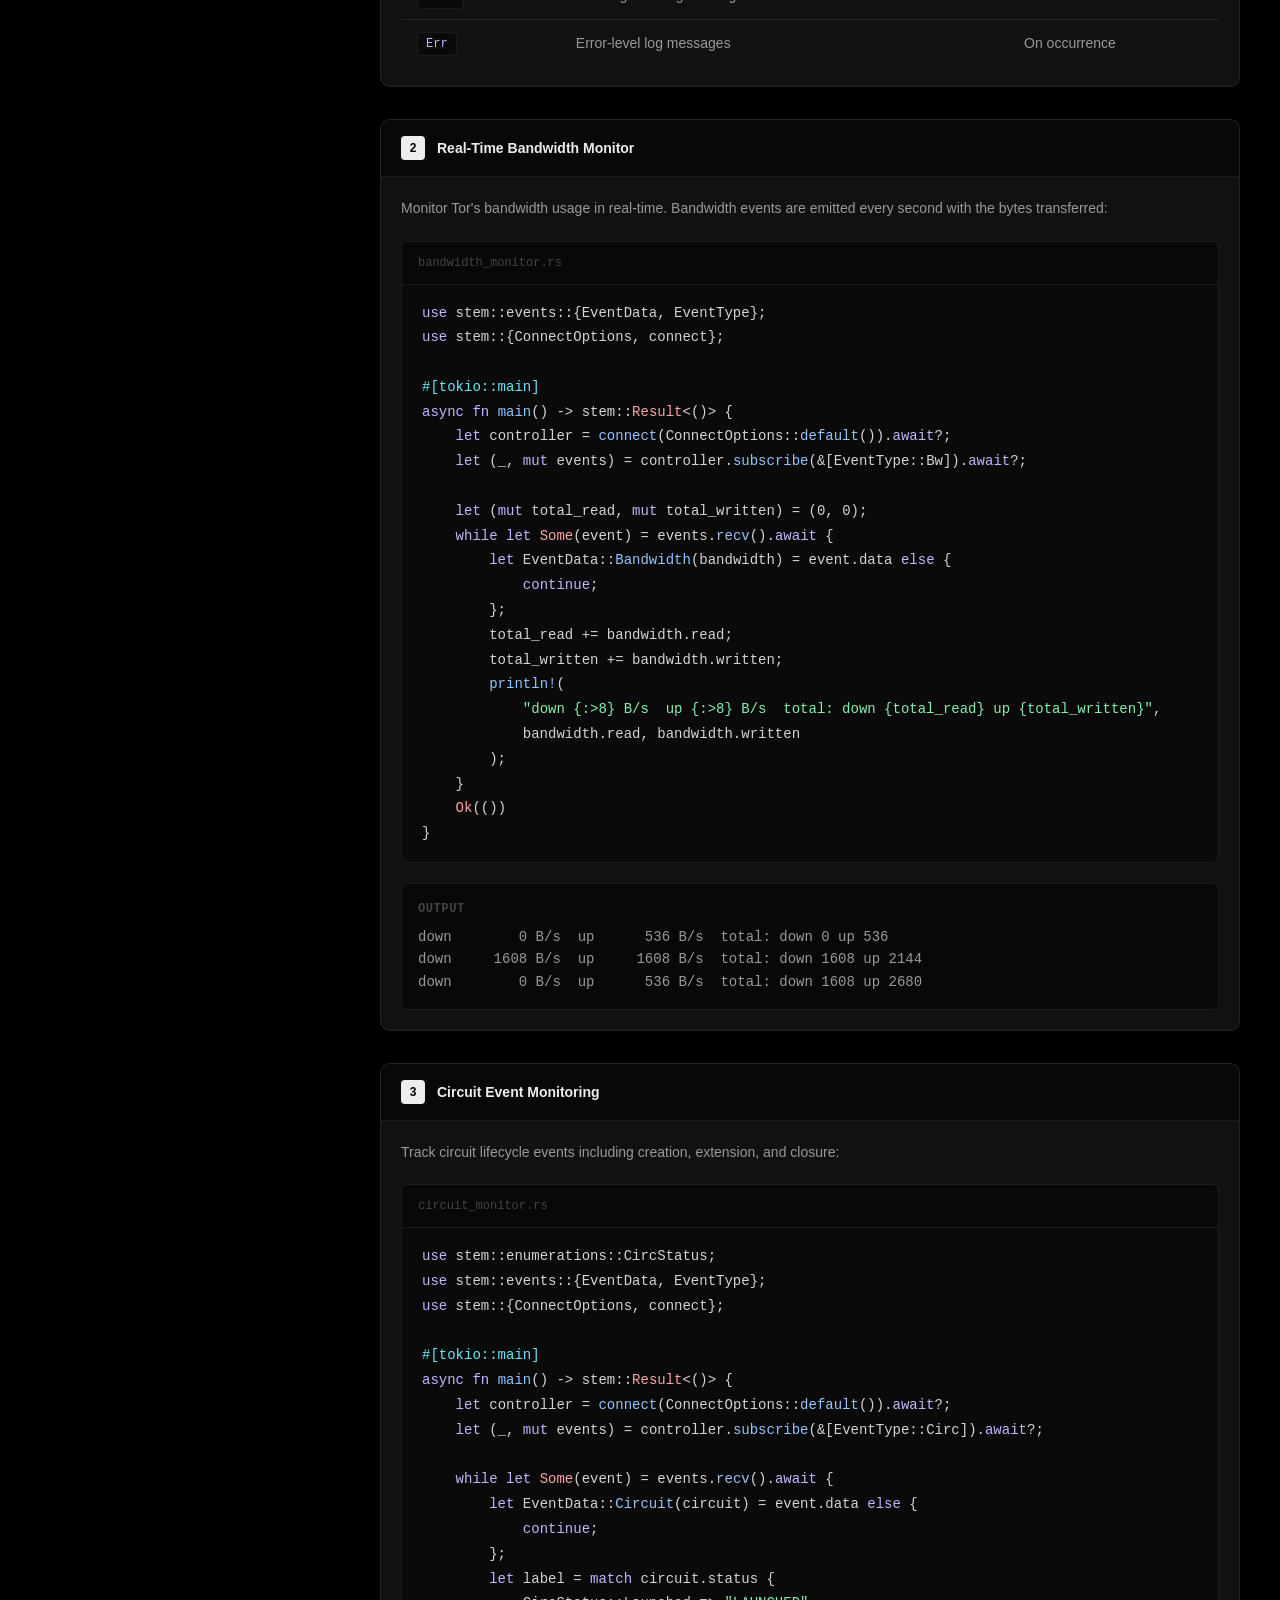
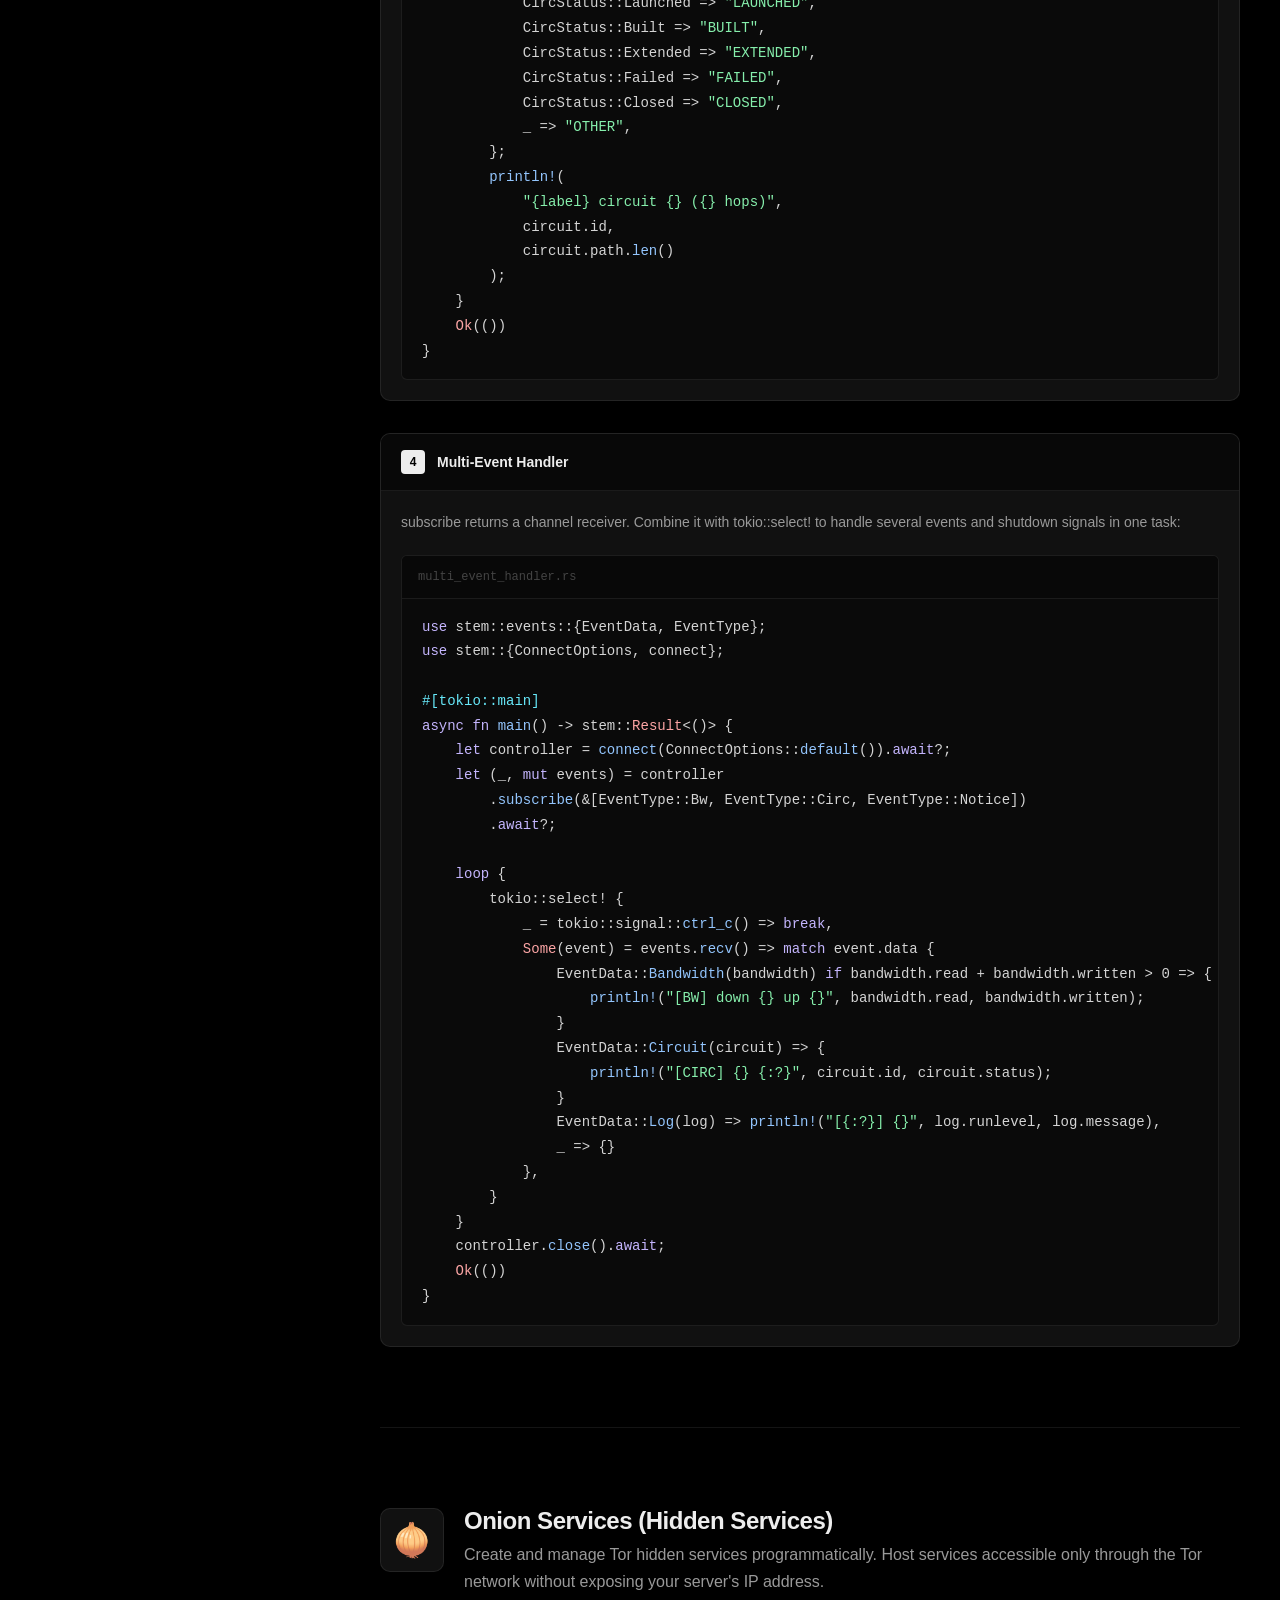
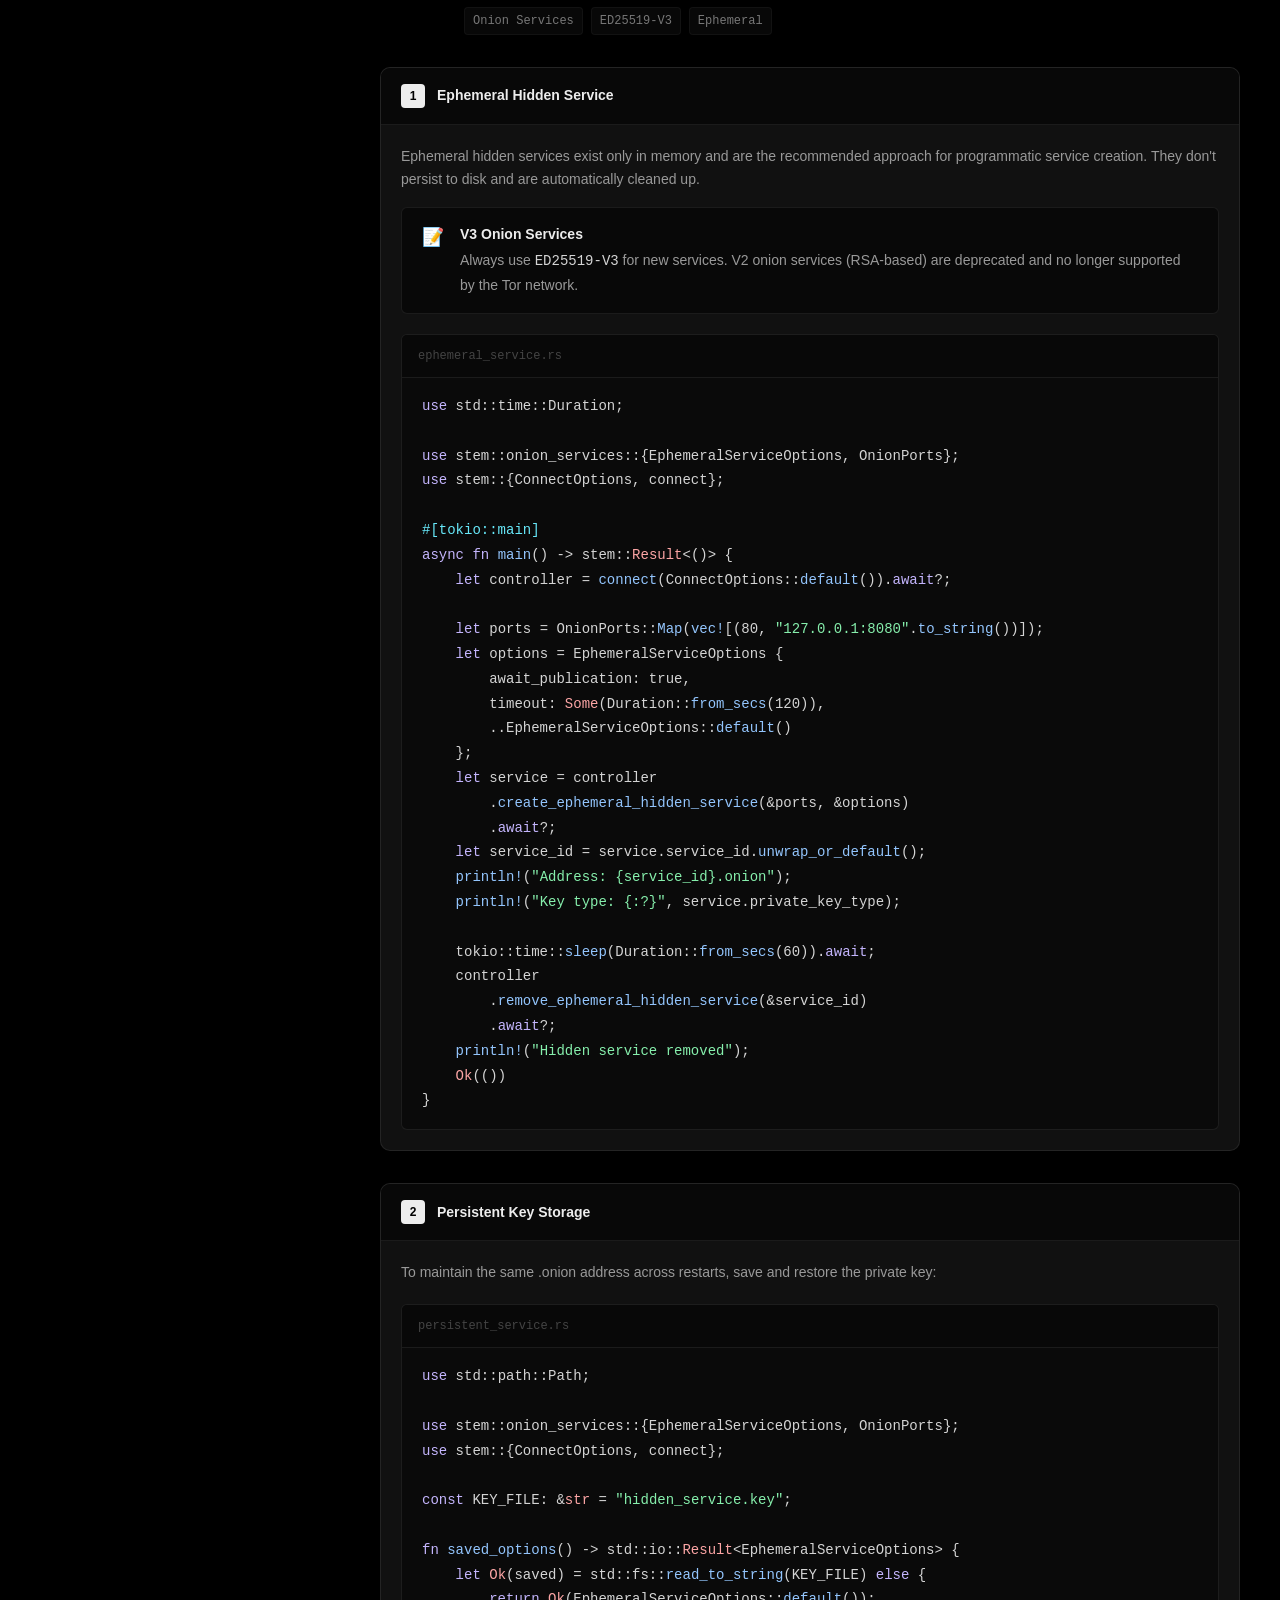
<file: docs-src/tutorials.html>
<!doctype html>
<html lang="en">
    <head>
        <meta charset="utf-8" />
        <meta name="viewport" content="width=device-width, initial-scale=1.0" />
        <meta
            name="description"
            content="Comprehensive tutorials and examples for stem, the Rust library for Tor control protocol. Learn to connect, authenticate, monitor events, and build hidden services."
        />
        <meta
            name="keywords"
            content="stem, Tor, Rust, tutorials, examples, control protocol, hidden services, onion services"
        />
        <meta property="og:title" content="Tutorials — stem" />
        <meta
            property="og:description"
            content="Step-by-step guides for building Tor-integrated applications with Rust."
        />
        <meta property="og:type" content="website" />
        <meta property="og:url" content="https://stem.tn3w.dev/tutorials" />
        <title>Tutorials — stem</title>
        <link rel="stylesheet" href="styles/theme.css" />
        <link rel="stylesheet" href="styles/main.css" />
        <link rel="stylesheet" href="styles/tutorials.css" />
    </head>
    <body>
        <header>
            <nav class="container">
                <a href="/" class="nav-brand">
                    <span class="nav-logo">stem</span>
                    <span class="nav-version">VERSION</span>
                </a>
                <div class="nav-links">
                    <a href="/#features" class="nav-hide-mobile">Features</a>
                    <a href="/tutorials" class="nav-hide-mobile">Tutorials</a>
                    <a href="/docs/">Docs</a>
                    <a
                        href="https://crates.io/crates/stem"
                        target="_blank"
                        rel="noopener noreferrer"
                    >
                        <svg
                            width="16"
                            height="16"
                            viewBox="0 0 24 24"
                            fill="none"
                            stroke="currentColor"
                            stroke-width="2"
                            stroke-linecap="round"
                            stroke-linejoin="round"
                        >
                            <path
                                d="M21 16V8a2 2 0 0 0-1-1.73l-7-4a2 2 0 0 0-2 0l-7 4A2 2 0 0 0 3 8v8a2 2 0 0 0 1 1.73l7 4a2 2 0 0 0 2 0l7-4A2 2 0 0 0 21 16z"
                            />
                            <polyline points="3.27 6.96 12 12.01 20.73 6.96" />
                            <line x1="12" y1="22.08" x2="12" y2="12" />
                        </svg>
                    </a>
                    <a
                        href="https://github.com/tn3w/stem"
                        target="_blank"
                        rel="noopener noreferrer"
                    >
                        <svg width="16" height="16" viewBox="0 0 24 24" fill="currentColor">
                            <path
                                d="M12 0C5.37 0 0 5.37 0 12c0 5.31 3.435 9.795 8.205 11.385.6.105.825-.255.825-.57 0-.285-.015-1.23-.015-2.235-3.015.555-3.795-.735-4.035-1.41-.135-.345-.72-1.41-1.23-1.695-.42-.225-1.02-.78-.015-.795.945-.015 1.62.87 1.845 1.23 1.08 1.815 2.805 1.305 3.495.99.105-.78.42-1.305.765-1.605-2.67-.3-5.46-1.335-5.46-5.925 0-1.305.465-2.385 1.23-3.225-.12-.3-.54-1.53.12-3.18 0 0 1.005-.315 3.3 1.23.96-.27 1.98-.405 3-.405s2.04.135 3 .405c2.295-1.56 3.3-1.23 3.3-1.23.66 1.65.24 2.88.12 3.18.765.84 1.23 1.905 1.23 3.225 0 4.605-2.805 5.625-5.475 5.925.435.375.81 1.095.81 2.22 0 1.605-.015 2.895-.015 3.3 0 .315.225.69.825.57A12.02 12.02 0 0 0 24 12c0-6.63-5.37-12-12-12z"
                            />
                        </svg>
                    </a>
                </div>
            </nav>
        </header>

        <main class="tutorials-layout">
            <aside class="tutorial-sidebar">
                <nav class="sidebar-nav">
                    <a href="#getting-started" class="sidebar-link">
                        <span class="sidebar-link-icon">🚀</span>
                        <span class="sidebar-link-text">Getting Started</span>
                    </a>
                    <a href="#relay-monitoring" class="sidebar-link">
                        <span class="sidebar-link-icon">📊</span>
                        <span class="sidebar-link-text">Relay Monitoring</span>
                    </a>
                    <a href="#geographic-routing" class="sidebar-link">
                        <span class="sidebar-link-icon">🌍</span>
                        <span class="sidebar-link-text">Geographic Routing</span>
                    </a>
                    <a href="#event-handling" class="sidebar-link">
                        <span class="sidebar-link-icon">📡</span>
                        <span class="sidebar-link-text">Event Handling</span>
                    </a>
                    <a href="#hidden-services" class="sidebar-link">
                        <span class="sidebar-link-icon">🧅</span>
                        <span class="sidebar-link-text">Hidden Services</span>
                    </a>
                    <a href="#descriptors" class="sidebar-link">
                        <span class="sidebar-link-icon">📄</span>
                        <span class="sidebar-link-text">Descriptors</span>
                    </a>
                    <a href="#utilities" class="sidebar-link">
                        <span class="sidebar-link-icon">🔧</span>
                        <span class="sidebar-link-text">Utilities</span>
                    </a>
                </nav>
            </aside>

            <div class="tutorial-content-wrapper">
                <nav class="mobile-tutorial-nav">
                    <div class="mobile-nav-inner">
                        <a href="#getting-started" class="mobile-nav-link">
                            <span class="mobile-nav-icon">🚀</span>
                            Getting Started
                        </a>
                        <a href="#relay-monitoring" class="mobile-nav-link">
                            <span class="mobile-nav-icon">📊</span>
                            Relay Monitoring
                        </a>
                        <a href="#geographic-routing" class="mobile-nav-link">
                            <span class="mobile-nav-icon">🌍</span>
                            Geographic Routing
                        </a>
                        <a href="#event-handling" class="mobile-nav-link">
                            <span class="mobile-nav-icon">📡</span>
                            Event Handling
                        </a>
                        <a href="#hidden-services" class="mobile-nav-link">
                            <span class="mobile-nav-icon">🧅</span>
                            Hidden Services
                        </a>
                        <a href="#descriptors" class="mobile-nav-link">
                            <span class="mobile-nav-icon">📄</span>
                            Descriptors
                        </a>
                        <a href="#utilities" class="mobile-nav-link">
                            <span class="mobile-nav-icon">🔧</span>
                            Utilities
                        </a>
                    </div>
                </nav>

                <section id="page-header" class="page-header">
                    <div class="page-header-badge">📚 Comprehensive Guides</div>
                    <h1 class="page-title">Tutorials & Examples</h1>
                    <p class="page-description">
                        Learn to build Tor-integrated applications with stem through practical,
                        production-ready examples. From basic connections to advanced hidden service
                        deployment.
                    </p>
                </section>

                <section id="getting-started" class="tutorial-section">
                    <div class="tutorial-header">
                        <div class="tutorial-icon">🚀</div>
                        <div class="tutorial-meta">
                            <h2 class="tutorial-title">
                                Getting Started
                                <a href="#getting-started" class="tutorial-title-anchor">#</a>
                            </h2>
                            <p class="tutorial-subtitle">
                                Set up your development environment and establish your first
                                connection to Tor's control port. This guide covers prerequisites,
                                configuration, and basic authentication methods.
                            </p>
                            <div class="tutorial-tags">
                                <span class="tutorial-tag">Beginner</span>
                                <span class="tutorial-tag">Setup</span>
                                <span class="tutorial-tag">Authentication</span>
                            </div>
                        </div>
                    </div>

                    <div class="tutorial-content">
                        <div class="content-block">
                            <div class="content-block-header">
                                <div class="content-block-title">
                                    <span class="content-block-title-icon">1</span>
                                    Prerequisites
                                </div>
                            </div>
                            <div class="content-block-body">
                                <p>
                                    Before using stem, ensure you have Tor installed and
                                    configured with a control port. The control port allows external
                                    applications to communicate with the Tor process.
                                </p>

                                <div class="prereq-grid">
                                    <div class="prereq-card">
                                        <h4><span>🔧</span> Tor Installation</h4>
                                        <p
                                            style="
                                                font-size: var(--text-sm);
                                                color: var(--color-text-secondary);
                                                margin: 0;
                                            "
                                        >
                                            Install Tor via your package manager or from
                                            <a
                                                href="https://www.torproject.org/download/tor"
                                                target="_blank"
                                                >torproject.org</a
                                            >
                                        </p>
                                    </div>
                                    <div class="prereq-card">
                                        <h4><span>⚙️</span> Control Port</h4>
                                        <p
                                            style="
                                                font-size: var(--text-sm);
                                                color: var(--color-text-secondary);
                                                margin: 0;
                                            "
                                        >
                                            Enable the control port in your torrc configuration file
                                        </p>
                                    </div>
                                    <div class="prereq-card">
                                        <h4><span>🦀</span> Rust Toolchain</h4>
                                        <p
                                            style="
                                                font-size: var(--text-sm);
                                                color: var(--color-text-secondary);
                                                margin: 0;
                                            "
                                        >
                                            Rust 1.88+ (edition 2024) with the Tokio runtime
                                        </p>
                                    </div>
                                </div>
                            </div>
                        </div>

                        <div class="content-block">
                            <div class="content-block-header">
                                <div class="content-block-title">
                                    <span class="content-block-title-icon">2</span>
                                    Tor Configuration
                                </div>
                                <span class="content-block-badge">torrc</span>
                            </div>
                            <div class="content-block-body">
                                <p>
                                    Add the following lines to your <code>torrc</code> file to
                                    enable the control port:
                                </p>
                            </div>
                            <div class="code-block">
                                <div class="code-block-header">
                                    <span class="code-block-filename">
                                        <svg
                                            viewBox="0 0 24 24"
                                            fill="none"
                                            stroke="currentColor"
                                            stroke-width="2"
                                        >
                                            <path
                                                d="M14 2H6a2 2 0 0 0-2 2v16a2 2 0 0 0 2 2h12a2 2 0 0 0 2-2V8z"
                                            />
                                            <polyline points="14 2 14 8 20 8" />
                                        </svg>
                                        /etc/tor/torrc
                                    </span>
                                </div>
                                <pre><code><span class="code-comment"># Enable the control port for local connections</span>
ControlPort 9051

<span class="code-comment"># Cookie authentication (recommended for local use)</span>
CookieAuthentication 1

<span class="code-comment"># Alternative: Password authentication</span>
<span class="code-comment"># HashedControlPassword 16:872860B76453A77D60CA2BB8C1A7042072093276A3D701AD684053EC4C</span></code></pre>
                            </div>
                            <div class="content-block-body">
                                <div class="info-box tip">
                                    <span class="info-box-icon">💡</span>
                                    <div class="info-box-content">
                                        <div class="info-box-title">Security Recommendation</div>
                                        <p class="info-box-text">
                                            Cookie authentication is preferred for local connections
                                            as it doesn't require storing passwords. The cookie file
                                            is automatically created with restricted permissions.
                                        </p>
                                    </div>
                                </div>
                            </div>
                        </div>

                        <div class="content-block">
                            <div class="content-block-header">
                                <div class="content-block-title">
                                    <span class="content-block-title-icon">3</span>
                                    Add Dependencies
                                </div>
                                <span class="content-block-badge">Cargo.toml</span>
                            </div>
                            <div class="code-block">
                                <div class="code-block-header">
                                    <span class="code-block-filename">
                                        <svg
                                            viewBox="0 0 24 24"
                                            fill="none"
                                            stroke="currentColor"
                                            stroke-width="2"
                                        >
                                            <path
                                                d="M14 2H6a2 2 0 0 0-2 2v16a2 2 0 0 0 2 2h12a2 2 0 0 0 2-2V8z"
                                            />
                                            <polyline points="14 2 14 8 20 8" />
                                        </svg>
                                        Cargo.toml
                                    </span>
                                </div>
                                <pre><code><span class="code-keyword">[dependencies]</span>
stem = <span class="code-string">"2"</span>
tokio = { version = <span class="code-string">"1"</span>, features = [<span class="code-string">"full"</span>] }</code></pre>
                            </div>
                        </div>

                        <div class="content-block">
                            <div class="content-block-header">
                                <div class="content-block-title">
                                    <span class="content-block-title-icon">4</span>
                                    Basic Connection
                                </div>
                                <span class="content-block-badge">Rust</span>
                            </div>
                            <div class="content-block-body">
                                <p>
                                    Establish a connection to Tor and authenticate. The controller
                                    automatically detects the best authentication method available.
                                </p>
                            </div>
                            <div class="code-block">
                                <div class="code-block-header">
                                    <span class="code-block-filename">
                                        <svg
                                            viewBox="0 0 24 24"
                                            fill="none"
                                            stroke="currentColor"
                                            stroke-width="2"
                                        >
                                            <path
                                                d="M14 2H6a2 2 0 0 0-2 2v16a2 2 0 0 0 2 2h12a2 2 0 0 0 2-2V8z"
                                            />
                                            <polyline points="14 2 14 8 20 8" />
                                        </svg>
                                        main.rs
                                    </span>
                                    <div class="code-block-actions">
                                        <button class="code-copy-btn" data-code="basic-connection">
                                            Copy
                                        </button>
                                    </div>
                                </div>
                                <pre><code id="basic-connection"><span class="code-keyword">use</span> stem::{ConnectOptions, connect};

<span class="code-macro">#[tokio::main]</span>
<span class="code-keyword">async</span> <span class="code-keyword">fn</span> <span class="code-function">main</span>() -&gt; stem::<span class="code-type">Result</span>&lt;()&gt; {
    <span class="code-keyword">let</span> controller = <span class="code-function">connect</span>(ConnectOptions::<span class="code-function">default</span>()).<span class="code-keyword">await</span>?;
    <span class="code-function">println!</span>(<span class="code-string">"Connected to Tor {}"</span>, controller.<span class="code-function">get_version</span>().<span class="code-keyword">await</span>?);
    <span class="code-type">Ok</span>(())
}</code></pre>
                            </div>
                            <div class="content-block-body">
                                <div class="output-preview">
                                    <span class="output-label">Output</span>
                                    <pre>Connected to Tor 0.4.9.12</pre>
                                </div>
                            </div>
                        </div>

                        <div class="content-block">
                            <div class="content-block-header">
                                <div class="content-block-title">
                                    <span class="content-block-title-icon">5</span>
                                    Authentication Methods
                                </div>
                            </div>
                            <div class="content-block-body">
                                <p>stem supports all standard Tor authentication methods:</p>

                                <table class="config-table">
                                    <thead>
                                        <tr>
                                            <th>Method</th>
                                            <th>Description</th>
                                            <th>Configuration</th>
                                        </tr>
                                    </thead>
                                    <tbody>
                                        <tr>
                                            <td><code>SAFECOOKIE</code></td>
                                            <td>Challenge-response authentication (most secure)</td>
                                            <td><code>CookieAuthentication 1</code></td>
                                        </tr>
                                        <tr>
                                            <td><code>COOKIE</code></td>
                                            <td>File-based authentication token</td>
                                            <td><code>CookieAuthentication 1</code></td>
                                        </tr>
                                        <tr>
                                            <td><code>HASHEDPASSWORD</code></td>
                                            <td>Password-based authentication</td>
                                            <td><code>HashedControlPassword ...</code></td>
                                        </tr>
                                        <tr>
                                            <td><code>NULL</code></td>
                                            <td>No authentication (not recommended)</td>
                                            <td>Default when no auth configured</td>
                                        </tr>
                                    </tbody>
                                </table>
                            </div>
                        </div>

                        <div class="code-block">
                            <div class="code-block-header">
                                <span class="code-block-filename">Password Authentication</span>
                            </div>
                            <pre><code><span class="code-keyword">use</span> stem::{ConnectOptions, connect};

<span class="code-macro">#[tokio::main]</span>
<span class="code-keyword">async</span> <span class="code-keyword">fn</span> <span class="code-function">main</span>() -&gt; stem::<span class="code-type">Result</span>&lt;()&gt; {
    <span class="code-keyword">let</span> options = ConnectOptions {
        password: <span class="code-type">Some</span>(<span class="code-string">"your_password"</span>.<span class="code-function">to_string</span>()),
        ..ConnectOptions::<span class="code-function">default</span>()
    };
    <span class="code-keyword">let</span> controller = <span class="code-function">connect</span>(options).<span class="code-keyword">await</span>?;
    <span class="code-function">println!</span>(
        <span class="code-string">"Authenticated against tor {}"</span>,
        controller.<span class="code-function">get_version</span>().<span class="code-keyword">await</span>?
    );
    <span class="code-type">Ok</span>(())
}</code></pre>
                        </div>

                        <div class="code-block">
                            <div class="code-block-header">
                                <span class="code-block-filename">Unix Socket Connection</span>
                            </div>
                            <pre><code><span class="code-keyword">use</span> stem::{ConnectOptions, connect};

<span class="code-macro">#[tokio::main]</span>
<span class="code-keyword">async</span> <span class="code-keyword">fn</span> <span class="code-function">main</span>() -&gt; stem::<span class="code-type">Result</span>&lt;()&gt; {
    <span class="code-keyword">let</span> options = ConnectOptions {
        control_port: <span class="code-type">None</span>,
        control_socket: <span class="code-type">Some</span>(<span class="code-string">"/var/run/tor/control"</span>.<span class="code-function">into</span>()),
        ..ConnectOptions::<span class="code-function">default</span>()
    };
    <span class="code-keyword">let</span> controller = <span class="code-function">connect</span>(options).<span class="code-keyword">await</span>?;
    <span class="code-function">println!</span>(<span class="code-string">"Tor process ID: {}"</span>, controller.<span class="code-function">get_pid</span>().<span class="code-keyword">await</span>?);
    <span class="code-type">Ok</span>(())
}</code></pre>
                        </div>
                    </div>
                </section>

                <section id="relay-monitoring" class="tutorial-section">
                    <div class="tutorial-header">
                        <div class="tutorial-icon">📊</div>
                        <div class="tutorial-meta">
                            <h2 class="tutorial-title">
                                Relay Monitoring
                                <a href="#relay-monitoring" class="tutorial-title-anchor">#</a>
                            </h2>
                            <p class="tutorial-subtitle">
                                Monitor your Tor relay's performance and traffic statistics. Learn
                                to query bandwidth usage, connection counts, and other operational
                                metrics in real-time.
                            </p>
                            <div class="tutorial-tags">
                                <span class="tutorial-tag">Relay Operators</span>
                                <span class="tutorial-tag">Metrics</span>
                                <span class="tutorial-tag">get_info</span>
                            </div>
                        </div>
                    </div>

                    <div class="tutorial-content">
                        <div class="content-block">
                            <div class="content-block-header">
                                <div class="content-block-title">
                                    <span class="content-block-title-icon">1</span>
                                    Traffic Statistics
                                </div>
                            </div>
                            <div class="content-block-body">
                                <p>
                                    Query cumulative traffic statistics from your relay. These
                                    values represent total bytes transferred since Tor started.
                                </p>
                            </div>
                            <div class="code-block">
                                <div class="code-block-header">
                                    <span class="code-block-filename">traffic_monitor.rs</span>
                                </div>
                                <pre><code><span class="code-keyword">use</span> stem::{ConnectOptions, connect};

<span class="code-macro">#[tokio::main]</span>
<span class="code-keyword">async</span> <span class="code-keyword">fn</span> <span class="code-function">main</span>() -&gt; stem::<span class="code-type">Result</span>&lt;()&gt; {
    <span class="code-keyword">let</span> controller = <span class="code-function">connect</span>(ConnectOptions::<span class="code-function">default</span>()).<span class="code-keyword">await</span>?;
    <span class="code-keyword">let</span> bytes_read = controller.<span class="code-function">get_info</span>(<span class="code-string">"traffic/read"</span>).<span class="code-keyword">await</span>?;
    <span class="code-keyword">let</span> bytes_written = controller.<span class="code-function">get_info</span>(<span class="code-string">"traffic/written"</span>).<span class="code-keyword">await</span>?;

    <span class="code-function">println!</span>(<span class="code-string">"Traffic Statistics:"</span>);
    <span class="code-function">println!</span>(<span class="code-string">"  Downloaded: {bytes_read} bytes"</span>);
    <span class="code-function">println!</span>(<span class="code-string">"  Uploaded:   {bytes_written} bytes"</span>);
    <span class="code-type">Ok</span>(())
}</code></pre>
                            </div>
                            <div class="content-block-body">
                                <div class="output-preview">
                                    <span class="output-label">Output</span>
                                    <pre>Traffic Statistics:
  Downloaded: 7856100 bytes
  Uploaded:   725006 bytes</pre
                                    >
                                </div>
                            </div>
                        </div>

                        <div class="content-block">
                            <div class="content-block-header">
                                <div class="content-block-title">
                                    <span class="content-block-title-icon">2</span>
                                    Available Metrics
                                </div>
                            </div>
                            <div class="content-block-body">
                                <p>
                                    The <code>get_info</code> method provides access to numerous Tor
                                    metrics:
                                </p>

                                <table class="config-table">
                                    <thead>
                                        <tr>
                                            <th>Key</th>
                                            <th>Description</th>
                                            <th>Type</th>
                                        </tr>
                                    </thead>
                                    <tbody>
                                        <tr>
                                            <td><code>traffic/read</code></td>
                                            <td>Total bytes downloaded</td>
                                            <td>Integer</td>
                                        </tr>
                                        <tr>
                                            <td><code>traffic/written</code></td>
                                            <td>Total bytes uploaded</td>
                                            <td>Integer</td>
                                        </tr>
                                        <tr>
                                            <td><code>version</code></td>
                                            <td>Tor version string</td>
                                            <td>String</td>
                                        </tr>
                                        <tr>
                                            <td><code>circuit-status</code></td>
                                            <td>Active circuit information</td>
                                            <td>Multi-line</td>
                                        </tr>
                                        <tr>
                                            <td><code>stream-status</code></td>
                                            <td>Active stream information</td>
                                            <td>Multi-line</td>
                                        </tr>
                                        <tr>
                                            <td><code>address</code></td>
                                            <td>Best guess at external IP</td>
                                            <td>IP Address</td>
                                        </tr>
                                        <tr>
                                            <td><code>fingerprint</code></td>
                                            <td>Relay fingerprint (if relay)</td>
                                            <td>Hex String</td>
                                        </tr>
                                    </tbody>
                                </table>
                            </div>
                        </div>

                        <div class="content-block">
                            <div class="content-block-header">
                                <div class="content-block-title">
                                    <span class="content-block-title-icon">3</span>
                                    Comprehensive Relay Monitor
                                </div>
                            </div>
                            <div class="content-block-body">
                                <p>
                                    A complete example that queries multiple metrics and formats
                                    them for display:
                                </p>
                            </div>
                            <div class="code-block">
                                <div class="code-block-header">
                                    <span class="code-block-filename">relay_dashboard.rs</span>
                                </div>
                                <pre><code><span class="code-keyword">use</span> stem::{ConnectOptions, connect};

<span class="code-keyword">fn</span> <span class="code-function">format_bytes</span>(bytes: <span class="code-type">u64</span>) -&gt; <span class="code-type">String</span> {
    <span class="code-keyword">const</span> KB: <span class="code-type">f64</span> = <span class="code-number">1024.0</span>;
    <span class="code-keyword">const</span> MB: <span class="code-type">f64</span> = KB * <span class="code-number">1024.0</span>;
    <span class="code-keyword">const</span> GB: <span class="code-type">f64</span> = MB * <span class="code-number">1024.0</span>;

    <span class="code-keyword">match</span> bytes <span class="code-keyword">as</span> <span class="code-type">f64</span> {
        size <span class="code-keyword">if</span> size &gt;= GB =&gt; <span class="code-function">format!</span>(<span class="code-string">"{:.2} GB"</span>, size / GB),
        size <span class="code-keyword">if</span> size &gt;= MB =&gt; <span class="code-function">format!</span>(<span class="code-string">"{:.2} MB"</span>, size / MB),
        size <span class="code-keyword">if</span> size &gt;= KB =&gt; <span class="code-function">format!</span>(<span class="code-string">"{:.2} KB"</span>, size / KB),
        _ =&gt; <span class="code-function">format!</span>(<span class="code-string">"{bytes} B"</span>),
    }
}

<span class="code-keyword">async</span> <span class="code-keyword">fn</span> <span class="code-function">traffic</span>(controller: &amp;stem::Controller, direction: &amp;<span class="code-type">str</span>) -&gt; stem::<span class="code-type">Result</span>&lt;<span class="code-type">u64</span>&gt; {
    <span class="code-keyword">let</span> total = controller.<span class="code-function">get_info</span>(&amp;<span class="code-function">format!</span>(<span class="code-string">"traffic/{direction}"</span>)).<span class="code-keyword">await</span>?;
    <span class="code-type">Ok</span>(total.<span class="code-function">trim</span>().<span class="code-function">parse</span>().<span class="code-function">unwrap_or</span>(<span class="code-number">0</span>))
}

<span class="code-macro">#[tokio::main]</span>
<span class="code-keyword">async</span> <span class="code-keyword">fn</span> <span class="code-function">main</span>() -&gt; stem::<span class="code-type">Result</span>&lt;()&gt; {
    <span class="code-keyword">let</span> controller = <span class="code-function">connect</span>(ConnectOptions::<span class="code-function">default</span>()).<span class="code-keyword">await</span>?;
    <span class="code-keyword">let</span> version = controller.<span class="code-function">get_version</span>().<span class="code-keyword">await</span>?;
    <span class="code-keyword">let</span> pid = controller.<span class="code-function">get_pid</span>().<span class="code-keyword">await</span>?;
    <span class="code-keyword">let</span> read = <span class="code-function">traffic</span>(&amp;controller, <span class="code-string">"read"</span>).<span class="code-keyword">await</span>?;
    <span class="code-keyword">let</span> written = <span class="code-function">traffic</span>(&amp;controller, <span class="code-string">"written"</span>).<span class="code-keyword">await</span>?;

    <span class="code-function">println!</span>(<span class="code-string">"Version:    {version}"</span>);
    <span class="code-function">println!</span>(<span class="code-string">"Process ID: {pid}"</span>);
    <span class="code-function">println!</span>(<span class="code-string">"Downloaded: {}"</span>, <span class="code-function">format_bytes</span>(read));
    <span class="code-function">println!</span>(<span class="code-string">"Uploaded:   {}"</span>, <span class="code-function">format_bytes</span>(written));
    <span class="code-type">Ok</span>(())
}</code></pre>
                            </div>
                        </div>
                    </div>
                </section>

                <section id="geographic-routing" class="tutorial-section">
                    <div class="tutorial-header">
                        <div class="tutorial-icon">🌍</div>
                        <div class="tutorial-meta">
                            <h2 class="tutorial-title">
                                Geographic Exit Selection
                                <a href="#geographic-routing" class="tutorial-title-anchor">#</a>
                            </h2>
                            <p class="tutorial-subtitle">
                                Configure Tor to route traffic through specific countries. Useful
                                for accessing geo-restricted content, testing localization, or
                                bypassing regional censorship.
                            </p>
                            <div class="tutorial-tags">
                                <span class="tutorial-tag">Exit Nodes</span>
                                <span class="tutorial-tag">Country Codes</span>
                                <span class="tutorial-tag">SOCKS Proxy</span>
                            </div>
                        </div>
                    </div>

                    <div class="tutorial-content">
                        <div class="content-block">
                            <div class="content-block-header">
                                <div class="content-block-title">
                                    <span class="content-block-title-icon">1</span>
                                    Configuring Exit Nodes
                                </div>
                            </div>
                            <div class="content-block-body">
                                <p>
                                    Use the <code>ExitNodes</code> configuration option to specify
                                    which countries Tor should exit through. Country codes follow
                                    the ISO 3166-1 alpha-2 standard enclosed in braces.
                                </p>
                            </div>
                            <div class="code-block">
                                <div class="code-block-header">
                                    <span class="code-block-filename">exit_selection.rs</span>
                                </div>
                                <pre><code><span class="code-keyword">use</span> stem::enumerations::Signal;
<span class="code-keyword">use</span> stem::{ConnectOptions, connect};

<span class="code-macro">#[tokio::main]</span>
<span class="code-keyword">async</span> <span class="code-keyword">fn</span> <span class="code-function">main</span>() -&gt; stem::<span class="code-type">Result</span>&lt;()&gt; {
    <span class="code-keyword">let</span> controller = <span class="code-function">connect</span>(ConnectOptions::<span class="code-function">default</span>()).<span class="code-keyword">await</span>?;

    controller.<span class="code-function">set_conf</span>(<span class="code-string">"ExitNodes"</span>, <span class="code-string">"{de}"</span>).<span class="code-keyword">await</span>?;
    controller.<span class="code-function">signal</span>(&amp;Signal::Newnym).<span class="code-keyword">await</span>?;
    <span class="code-function">println!</span>(<span class="code-string">"New circuits will exit through Germany"</span>);

    controller.<span class="code-function">reset_conf</span>(&amp;[<span class="code-string">"ExitNodes"</span>]).<span class="code-keyword">await</span>?;
    <span class="code-type">Ok</span>(())
}</code></pre>
                            </div>
                            <div class="content-block-body">
                                <div class="info-box warning">
                                    <span class="info-box-icon">⚠️</span>
                                    <div class="info-box-content">
                                        <div class="info-box-title">Privacy Consideration</div>
                                        <p class="info-box-text">
                                            Restricting exit nodes reduces anonymity by limiting the
                                            pool of available relays. Use this feature only when
                                            geographic location is essential for your use case.
                                        </p>
                                    </div>
                                </div>
                            </div>
                        </div>

                        <div class="content-block">
                            <div class="content-block-header">
                                <div class="content-block-title">
                                    <span class="content-block-title-icon">2</span>
                                    Common Country Codes
                                </div>
                            </div>
                            <div class="content-block-body">
                                <table class="config-table">
                                    <thead>
                                        <tr>
                                            <th>Code</th>
                                            <th>Country</th>
                                            <th>Code</th>
                                            <th>Country</th>
                                        </tr>
                                    </thead>
                                    <tbody>
                                        <tr>
                                            <td><code>{us}</code></td>
                                            <td>United States</td>
                                            <td><code>{de}</code></td>
                                            <td>Germany</td>
                                        </tr>
                                        <tr>
                                            <td><code>{gb}</code></td>
                                            <td>United Kingdom</td>
                                            <td><code>{fr}</code></td>
                                            <td>France</td>
                                        </tr>
                                        <tr>
                                            <td><code>{nl}</code></td>
                                            <td>Netherlands</td>
                                            <td><code>{ch}</code></td>
                                            <td>Switzerland</td>
                                        </tr>
                                        <tr>
                                            <td><code>{se}</code></td>
                                            <td>Sweden</td>
                                            <td><code>{jp}</code></td>
                                            <td>Japan</td>
                                        </tr>
                                    </tbody>
                                </table>
                            </div>
                        </div>

                        <div class="content-block">
                            <div class="content-block-header">
                                <div class="content-block-title">
                                    <span class="content-block-title-icon">3</span>
                                    Making HTTP Requests Through Tor
                                </div>
                            </div>
                            <div class="content-block-body">
                                <p>
                                    Combine stem with an HTTP client that supports SOCKS5 proxies
                                    to make requests through Tor:
                                </p>
                            </div>
                            <div class="code-block">
                                <div class="code-block-header">
                                    <span class="code-block-filename"
                                        >Cargo.toml (additional dependencies)</span
                                    >
                                </div>
                                <pre><code><span class="code-keyword">[dependencies]</span>
reqwest = { version = <span class="code-string">"0.13"</span>, features = [<span class="code-string">"socks"</span>] }</code></pre>
                            </div>
                            <div class="code-block">
                                <div class="code-block-header">
                                    <span class="code-block-filename">tor_http_client.rs</span>
                                </div>
                                <pre><code><span class="code-keyword">use</span> std::time::Duration;

<span class="code-keyword">use</span> stem::enumerations::Signal;
<span class="code-keyword">use</span> stem::{ConnectOptions, connect};

<span class="code-keyword">const</span> SOCKS_PROXY: &amp;<span class="code-type">str</span> = <span class="code-string">"socks5h://127.0.0.1:9050"</span>;

<span class="code-keyword">async</span> <span class="code-keyword">fn</span> <span class="code-function">query_through_tor</span>(url: &amp;<span class="code-type">str</span>) -&gt; <span class="code-type">Result</span>&lt;<span class="code-type">String</span>, reqwest::Error&gt; {
    <span class="code-keyword">let</span> client = reqwest::Client::<span class="code-function">builder</span>()
        .<span class="code-function">proxy</span>(reqwest::Proxy::<span class="code-function">all</span>(SOCKS_PROXY)?)
        .<span class="code-function">timeout</span>(Duration::<span class="code-function">from_secs</span>(<span class="code-number">30</span>))
        .<span class="code-function">build</span>()?;
    client.<span class="code-function">get</span>(url).<span class="code-function">send</span>().<span class="code-keyword">await</span>?.<span class="code-function">text</span>().<span class="code-keyword">await</span>
}

<span class="code-macro">#[tokio::main]</span>
<span class="code-keyword">async</span> <span class="code-keyword">fn</span> <span class="code-function">main</span>() -&gt; <span class="code-type">Result</span>&lt;(), <span class="code-type">Box</span>&lt;<span class="code-keyword">dyn</span> std::error::Error&gt;&gt; {
    <span class="code-keyword">let</span> controller = <span class="code-function">connect</span>(ConnectOptions::<span class="code-function">default</span>()).<span class="code-keyword">await</span>?;
    controller.<span class="code-function">set_conf</span>(<span class="code-string">"ExitNodes"</span>, <span class="code-string">"{de}"</span>).<span class="code-keyword">await</span>?;
    controller.<span class="code-function">signal</span>(&amp;Signal::Newnym).<span class="code-keyword">await</span>?;
    tokio::time::<span class="code-function">sleep</span>(Duration::<span class="code-function">from_secs</span>(<span class="code-number">5</span>)).<span class="code-keyword">await</span>;

    <span class="code-keyword">let</span> response = <span class="code-function">query_through_tor</span>(<span class="code-string">"https://check.torproject.org/api/ip"</span>).<span class="code-keyword">await</span>?;
    <span class="code-function">println!</span>(<span class="code-string">"Exit IP information: {response}"</span>);
    <span class="code-type">Ok</span>(())
}</code></pre>
                            </div>
                        </div>

                        <div class="content-block">
                            <div class="content-block-header">
                                <div class="content-block-title">
                                    <span class="content-block-title-icon">4</span>
                                    Multi-Country Rotation
                                </div>
                            </div>
                            <div class="content-block-body">
                                <p>
                                    Iterate through multiple countries for testing or data
                                    collection:
                                </p>
                            </div>
                            <div class="code-block">
                                <div class="code-block-header">
                                    <span class="code-block-filename">country_rotation.rs</span>
                                </div>
                                <pre><code><span class="code-keyword">use</span> std::time::Duration;

<span class="code-keyword">use</span> stem::enumerations::Signal;
<span class="code-keyword">use</span> stem::{ConnectOptions, connect};

<span class="code-keyword">const</span> COUNTRIES: [(&amp;<span class="code-type">str</span>, &amp;<span class="code-type">str</span>); <span class="code-number">4</span>] = [
    (<span class="code-string">"{us}"</span>, <span class="code-string">"United States"</span>),
    (<span class="code-string">"{de}"</span>, <span class="code-string">"Germany"</span>),
    (<span class="code-string">"{jp}"</span>, <span class="code-string">"Japan"</span>),
    (<span class="code-string">"{nl}"</span>, <span class="code-string">"Netherlands"</span>),
];

<span class="code-macro">#[tokio::main]</span>
<span class="code-keyword">async</span> <span class="code-keyword">fn</span> <span class="code-function">main</span>() -&gt; stem::<span class="code-type">Result</span>&lt;()&gt; {
    <span class="code-keyword">let</span> controller = <span class="code-function">connect</span>(ConnectOptions::<span class="code-function">default</span>()).<span class="code-keyword">await</span>?;

    <span class="code-keyword">for</span> (code, name) <span class="code-keyword">in</span> COUNTRIES {
        <span class="code-function">println!</span>(<span class="code-string">"Switching to {name} ({code})"</span>);
        controller.<span class="code-function">set_conf</span>(<span class="code-string">"ExitNodes"</span>, code).<span class="code-keyword">await</span>?;
        controller.<span class="code-function">signal</span>(&amp;Signal::Newnym).<span class="code-keyword">await</span>?;
        tokio::time::<span class="code-function">sleep</span>(Duration::<span class="code-function">from_secs</span>(<span class="code-number">3</span>)).<span class="code-keyword">await</span>;
    }

    controller.<span class="code-function">reset_conf</span>(&amp;[<span class="code-string">"ExitNodes"</span>]).<span class="code-keyword">await</span>?;
    <span class="code-function">println!</span>(<span class="code-string">"Reset to the default exit selection"</span>);
    <span class="code-type">Ok</span>(())
}</code></pre>
                            </div>
                        </div>

                        <div class="content-block">
                            <div class="content-block-header">
                                <div class="content-block-title">
                                    <span class="content-block-title-icon">5</span>
                                    Manual Circuit Management
                                </div>
                            </div>
                            <div class="content-block-body">
                                <p>
                                    For advanced use cases, you can inspect and manage circuits
                                    directly:
                                </p>
                            </div>
                            <div class="code-block">
                                <div class="code-block-header">
                                    <span class="code-block-filename">circuit_management.rs</span>
                                </div>
                                <pre><code><span class="code-keyword">use</span> std::time::Duration;

<span class="code-keyword">use</span> stem::enumerations::CircStatus;
<span class="code-keyword">use</span> stem::{ConnectOptions, connect};

<span class="code-macro">#[tokio::main]</span>
<span class="code-keyword">async</span> <span class="code-keyword">fn</span> <span class="code-function">main</span>() -&gt; stem::<span class="code-type">Result</span>&lt;()&gt; {
    <span class="code-keyword">let</span> controller = <span class="code-function">connect</span>(ConnectOptions::<span class="code-function">default</span>()).<span class="code-keyword">await</span>?;

    <span class="code-keyword">for</span> circuit <span class="code-keyword">in</span> controller.<span class="code-function">get_circuits</span>().<span class="code-keyword">await</span>? {
        <span class="code-keyword">if</span> circuit.status != CircStatus::Built {
            <span class="code-keyword">continue</span>;
        }
        <span class="code-function">println!</span>(<span class="code-string">"Circuit {} ({} hops):"</span>, circuit.id, circuit.path.<span class="code-function">len</span>());
        <span class="code-keyword">for</span> (fingerprint, nickname) <span class="code-keyword">in</span> &amp;circuit.path {
            <span class="code-function">println!</span>(<span class="code-string">"  {fingerprint:?} {nickname:?}"</span>);
        }
    }

    <span class="code-keyword">let</span> timeout = <span class="code-type">Some</span>(Duration::<span class="code-function">from_secs</span>(<span class="code-number">30</span>));
    <span class="code-keyword">let</span> circuit_id = controller.<span class="code-function">new_circuit</span>(<span class="code-type">None</span>, <span class="code-type">None</span>, true, timeout).<span class="code-keyword">await</span>?;
    <span class="code-function">println!</span>(<span class="code-string">"Created circuit {circuit_id}"</span>);

    controller.<span class="code-function">close_circuit</span>(&amp;circuit_id, <span class="code-string">""</span>).<span class="code-keyword">await</span>?;
    <span class="code-function">println!</span>(<span class="code-string">"Closed circuit {circuit_id}"</span>);
    <span class="code-type">Ok</span>(())
}</code></pre>
                            </div>
                        </div>
                    </div>
                </section>

                <section id="event-handling" class="tutorial-section">
                    <div class="tutorial-header">
                        <div class="tutorial-icon">📡</div>
                        <div class="tutorial-meta">
                            <h2 class="tutorial-title">
                                Asynchronous Event Handling
                                <a href="#event-handling" class="tutorial-title-anchor">#</a>
                            </h2>
                            <p class="tutorial-subtitle">
                                Subscribe to real-time events from Tor including bandwidth updates,
                                circuit changes, stream activity, and log messages. Build responsive
                                monitoring applications.
                            </p>
                            <div class="tutorial-tags">
                                <span class="tutorial-tag">Events</span>
                                <span class="tutorial-tag">Async</span>
                                <span class="tutorial-tag">Monitoring</span>
                            </div>
                        </div>
                    </div>

                    <div class="tutorial-content">
                        <div class="content-block">
                            <div class="content-block-header">
                                <div class="content-block-title">
                                    <span class="content-block-title-icon">1</span>
                                    Available Event Types
                                </div>
                            </div>
                            <div class="content-block-body">
                                <p>
                                    Tor emits various events that you can subscribe to. Each event
                                    type provides different information about Tor's operation:
                                </p>

                                <table class="config-table">
                                    <thead>
                                        <tr>
                                            <th>Event</th>
                                            <th>Description</th>
                                            <th>Frequency</th>
                                        </tr>
                                    </thead>
                                    <tbody>
                                        <tr>
                                            <td><code>Bw</code></td>
                                            <td>Bandwidth usage (bytes read/written)</td>
                                            <td>Every second</td>
                                        </tr>
                                        <tr>
                                            <td><code>Circ</code></td>
                                            <td>Circuit status changes</td>
                                            <td>On change</td>
                                        </tr>
                                        <tr>
                                            <td><code>Stream</code></td>
                                            <td>Stream status changes</td>
                                            <td>On change</td>
                                        </tr>
                                        <tr>
                                            <td><code>Notice</code></td>
                                            <td>Notice-level log messages</td>
                                            <td>On occurrence</td>
                                        </tr>
                                        <tr>
                                            <td><code>Warn</code></td>
                                            <td>Warning-level log messages</td>
                                            <td>On occurrence</td>
                                        </tr>
                                        <tr>
                                            <td><code>Err</code></td>
                                            <td>Error-level log messages</td>
                                            <td>On occurrence</td>
                                        </tr>
                                    </tbody>
                                </table>
                            </div>
                        </div>

                        <div class="content-block">
                            <div class="content-block-header">
                                <div class="content-block-title">
                                    <span class="content-block-title-icon">2</span>
                                    Real-Time Bandwidth Monitor
                                </div>
                            </div>
                            <div class="content-block-body">
                                <p>
                                    Monitor Tor's bandwidth usage in real-time. Bandwidth events are
                                    emitted every second with the bytes transferred:
                                </p>
                            </div>
                            <div class="code-block">
                                <div class="code-block-header">
                                    <span class="code-block-filename">bandwidth_monitor.rs</span>
                                </div>
                                <pre><code><span class="code-keyword">use</span> stem::events::{EventData, EventType};
<span class="code-keyword">use</span> stem::{ConnectOptions, connect};

<span class="code-macro">#[tokio::main]</span>
<span class="code-keyword">async</span> <span class="code-keyword">fn</span> <span class="code-function">main</span>() -&gt; stem::<span class="code-type">Result</span>&lt;()&gt; {
    <span class="code-keyword">let</span> controller = <span class="code-function">connect</span>(ConnectOptions::<span class="code-function">default</span>()).<span class="code-keyword">await</span>?;
    <span class="code-keyword">let</span> (_, <span class="code-keyword">mut</span> events) = controller.<span class="code-function">subscribe</span>(&amp;[EventType::Bw]).<span class="code-keyword">await</span>?;

    <span class="code-keyword">let</span> (<span class="code-keyword">mut</span> total_read, <span class="code-keyword">mut</span> total_written) = (<span class="code-number">0</span>, <span class="code-number">0</span>);
    <span class="code-keyword">while</span> <span class="code-keyword">let</span> <span class="code-type">Some</span>(event) = events.<span class="code-function">recv</span>().<span class="code-keyword">await</span> {
        <span class="code-keyword">let</span> EventData::<span class="code-function">Bandwidth</span>(bandwidth) = event.data <span class="code-keyword">else</span> {
            <span class="code-keyword">continue</span>;
        };
        total_read += bandwidth.read;
        total_written += bandwidth.written;
        <span class="code-function">println!</span>(
            <span class="code-string">"down {:&gt;8} B/s  up {:&gt;8} B/s  total: down {total_read} up {total_written}"</span>,
            bandwidth.read, bandwidth.written
        );
    }
    <span class="code-type">Ok</span>(())
}</code></pre>
                            </div>
                            <div class="content-block-body">
                                <div class="output-preview">
                                    <span class="output-label">Output</span>
                                    <pre>down        0 B/s  up      536 B/s  total: down 0 up 536
down     1608 B/s  up     1608 B/s  total: down 1608 up 2144
down        0 B/s  up      536 B/s  total: down 1608 up 2680</pre
                                    >
                                </div>
                            </div>
                        </div>

                        <div class="content-block">
                            <div class="content-block-header">
                                <div class="content-block-title">
                                    <span class="content-block-title-icon">3</span>
                                    Circuit Event Monitoring
                                </div>
                            </div>
                            <div class="content-block-body">
                                <p>
                                    Track circuit lifecycle events including creation, extension,
                                    and closure:
                                </p>
                            </div>
                            <div class="code-block">
                                <div class="code-block-header">
                                    <span class="code-block-filename">circuit_monitor.rs</span>
                                </div>
                                <pre><code><span class="code-keyword">use</span> stem::enumerations::CircStatus;
<span class="code-keyword">use</span> stem::events::{EventData, EventType};
<span class="code-keyword">use</span> stem::{ConnectOptions, connect};

<span class="code-macro">#[tokio::main]</span>
<span class="code-keyword">async</span> <span class="code-keyword">fn</span> <span class="code-function">main</span>() -&gt; stem::<span class="code-type">Result</span>&lt;()&gt; {
    <span class="code-keyword">let</span> controller = <span class="code-function">connect</span>(ConnectOptions::<span class="code-function">default</span>()).<span class="code-keyword">await</span>?;
    <span class="code-keyword">let</span> (_, <span class="code-keyword">mut</span> events) = controller.<span class="code-function">subscribe</span>(&amp;[EventType::Circ]).<span class="code-keyword">await</span>?;

    <span class="code-keyword">while</span> <span class="code-keyword">let</span> <span class="code-type">Some</span>(event) = events.<span class="code-function">recv</span>().<span class="code-keyword">await</span> {
        <span class="code-keyword">let</span> EventData::<span class="code-function">Circuit</span>(circuit) = event.data <span class="code-keyword">else</span> {
            <span class="code-keyword">continue</span>;
        };
        <span class="code-keyword">let</span> label = <span class="code-keyword">match</span> circuit.status {
            CircStatus::Launched =&gt; <span class="code-string">"LAUNCHED"</span>,
            CircStatus::Built =&gt; <span class="code-string">"BUILT"</span>,
            CircStatus::Extended =&gt; <span class="code-string">"EXTENDED"</span>,
            CircStatus::Failed =&gt; <span class="code-string">"FAILED"</span>,
            CircStatus::Closed =&gt; <span class="code-string">"CLOSED"</span>,
            _ =&gt; <span class="code-string">"OTHER"</span>,
        };
        <span class="code-function">println!</span>(
            <span class="code-string">"{label} circuit {} ({} hops)"</span>,
            circuit.id,
            circuit.path.<span class="code-function">len</span>()
        );
    }
    <span class="code-type">Ok</span>(())
}</code></pre>
                            </div>
                        </div>

                        <div class="content-block">
                            <div class="content-block-header">
                                <div class="content-block-title">
                                    <span class="content-block-title-icon">4</span>
                                    Multi-Event Handler
                                </div>
                            </div>
                            <div class="content-block-body">
                                <p>
                                    subscribe returns a channel receiver. Combine it with
                                    tokio::select! to handle several events and shutdown signals in
                                    one task:
                                </p>
                            </div>
                            <div class="code-block">
                                <div class="code-block-header">
                                    <span class="code-block-filename">multi_event_handler.rs</span>
                                </div>
                                <pre><code><span class="code-keyword">use</span> stem::events::{EventData, EventType};
<span class="code-keyword">use</span> stem::{ConnectOptions, connect};

<span class="code-macro">#[tokio::main]</span>
<span class="code-keyword">async</span> <span class="code-keyword">fn</span> <span class="code-function">main</span>() -&gt; stem::<span class="code-type">Result</span>&lt;()&gt; {
    <span class="code-keyword">let</span> controller = <span class="code-function">connect</span>(ConnectOptions::<span class="code-function">default</span>()).<span class="code-keyword">await</span>?;
    <span class="code-keyword">let</span> (_, <span class="code-keyword">mut</span> events) = controller
        .<span class="code-function">subscribe</span>(&amp;[EventType::Bw, EventType::Circ, EventType::Notice])
        .<span class="code-keyword">await</span>?;

    <span class="code-keyword">loop</span> {
        tokio::select! {
            _ = tokio::signal::<span class="code-function">ctrl_c</span>() =&gt; <span class="code-keyword">break</span>,
            <span class="code-type">Some</span>(event) = events.<span class="code-function">recv</span>() =&gt; <span class="code-keyword">match</span> event.data {
                EventData::<span class="code-function">Bandwidth</span>(bandwidth) <span class="code-keyword">if</span> bandwidth.read + bandwidth.written &gt; <span class="code-number">0</span> =&gt; {
                    <span class="code-function">println!</span>(<span class="code-string">"[BW] down {} up {}"</span>, bandwidth.read, bandwidth.written);
                }
                EventData::<span class="code-function">Circuit</span>(circuit) =&gt; {
                    <span class="code-function">println!</span>(<span class="code-string">"[CIRC] {} {:?}"</span>, circuit.id, circuit.status);
                }
                EventData::<span class="code-function">Log</span>(log) =&gt; <span class="code-function">println!</span>(<span class="code-string">"[{:?}] {}"</span>, log.runlevel, log.message),
                _ =&gt; {}
            },
        }
    }
    controller.<span class="code-function">close</span>().<span class="code-keyword">await</span>;
    <span class="code-type">Ok</span>(())
}</code></pre>
                            </div>
                        </div>
                    </div>
                </section>

                <section id="hidden-services" class="tutorial-section">
                    <div class="tutorial-header">
                        <div class="tutorial-icon">🧅</div>
                        <div class="tutorial-meta">
                            <h2 class="tutorial-title">
                                Onion Services (Hidden Services)
                                <a href="#hidden-services" class="tutorial-title-anchor">#</a>
                            </h2>
                            <p class="tutorial-subtitle">
                                Create and manage Tor hidden services programmatically. Host
                                services accessible only through the Tor network without exposing
                                your server's IP address.
                            </p>
                            <div class="tutorial-tags">
                                <span class="tutorial-tag">Onion Services</span>
                                <span class="tutorial-tag">ED25519-V3</span>
                                <span class="tutorial-tag">Ephemeral</span>
                            </div>
                        </div>
                    </div>

                    <div class="tutorial-content">
                        <div class="content-block">
                            <div class="content-block-header">
                                <div class="content-block-title">
                                    <span class="content-block-title-icon">1</span>
                                    Ephemeral Hidden Service
                                </div>
                            </div>
                            <div class="content-block-body">
                                <p>
                                    Ephemeral hidden services exist only in memory and are the
                                    recommended approach for programmatic service creation. They
                                    don't persist to disk and are automatically cleaned up.
                                </p>

                                <div class="info-box note">
                                    <span class="info-box-icon">📝</span>
                                    <div class="info-box-content">
                                        <div class="info-box-title">V3 Onion Services</div>
                                        <p class="info-box-text">
                                            Always use <code>ED25519-V3</code> for new services. V2
                                            onion services (RSA-based) are deprecated and no longer
                                            supported by the Tor network.
                                        </p>
                                    </div>
                                </div>
                            </div>
                            <div class="code-block">
                                <div class="code-block-header">
                                    <span class="code-block-filename">ephemeral_service.rs</span>
                                </div>
                                <pre><code><span class="code-keyword">use</span> std::time::Duration;

<span class="code-keyword">use</span> stem::onion_services::{EphemeralServiceOptions, OnionPorts};
<span class="code-keyword">use</span> stem::{ConnectOptions, connect};

<span class="code-macro">#[tokio::main]</span>
<span class="code-keyword">async</span> <span class="code-keyword">fn</span> <span class="code-function">main</span>() -&gt; stem::<span class="code-type">Result</span>&lt;()&gt; {
    <span class="code-keyword">let</span> controller = <span class="code-function">connect</span>(ConnectOptions::<span class="code-function">default</span>()).<span class="code-keyword">await</span>?;

    <span class="code-keyword">let</span> ports = OnionPorts::<span class="code-function">Map</span>(<span class="code-function">vec!</span>[(<span class="code-number">80</span>, <span class="code-string">"127.0.0.1:8080"</span>.<span class="code-function">to_string</span>())]);
    <span class="code-keyword">let</span> options = EphemeralServiceOptions {
        await_publication: true,
        timeout: <span class="code-type">Some</span>(Duration::<span class="code-function">from_secs</span>(<span class="code-number">120</span>)),
        ..EphemeralServiceOptions::<span class="code-function">default</span>()
    };
    <span class="code-keyword">let</span> service = controller
        .<span class="code-function">create_ephemeral_hidden_service</span>(&amp;ports, &amp;options)
        .<span class="code-keyword">await</span>?;
    <span class="code-keyword">let</span> service_id = service.service_id.<span class="code-function">unwrap_or_default</span>();
    <span class="code-function">println!</span>(<span class="code-string">"Address: {service_id}.onion"</span>);
    <span class="code-function">println!</span>(<span class="code-string">"Key type: {:?}"</span>, service.private_key_type);

    tokio::time::<span class="code-function">sleep</span>(Duration::<span class="code-function">from_secs</span>(<span class="code-number">60</span>)).<span class="code-keyword">await</span>;
    controller
        .<span class="code-function">remove_ephemeral_hidden_service</span>(&amp;service_id)
        .<span class="code-keyword">await</span>?;
    <span class="code-function">println!</span>(<span class="code-string">"Hidden service removed"</span>);
    <span class="code-type">Ok</span>(())
}</code></pre>
                            </div>
                        </div>

                        <div class="content-block">
                            <div class="content-block-header">
                                <div class="content-block-title">
                                    <span class="content-block-title-icon">2</span>
                                    Persistent Key Storage
                                </div>
                            </div>
                            <div class="content-block-body">
                                <p>
                                    To maintain the same .onion address across restarts, save and
                                    restore the private key:
                                </p>
                            </div>
                            <div class="code-block">
                                <div class="code-block-header">
                                    <span class="code-block-filename">persistent_service.rs</span>
                                </div>
                                <pre><code><span class="code-keyword">use</span> std::path::Path;

<span class="code-keyword">use</span> stem::onion_services::{EphemeralServiceOptions, OnionPorts};
<span class="code-keyword">use</span> stem::{ConnectOptions, connect};

<span class="code-keyword">const</span> KEY_FILE: &amp;<span class="code-type">str</span> = <span class="code-string">"hidden_service.key"</span>;

<span class="code-keyword">fn</span> <span class="code-function">saved_options</span>() -&gt; std::io::<span class="code-type">Result</span>&lt;EphemeralServiceOptions&gt; {
    <span class="code-keyword">let</span> <span class="code-type">Ok</span>(saved) = std::fs::<span class="code-function">read_to_string</span>(KEY_FILE) <span class="code-keyword">else</span> {
        <span class="code-keyword">return</span> <span class="code-type">Ok</span>(EphemeralServiceOptions::<span class="code-function">default</span>());
    };
    <span class="code-keyword">let</span> (key_type, key_content) = saved
        .<span class="code-function">trim</span>()
        .<span class="code-function">split_once</span>(':')
        .<span class="code-function">ok_or_else</span>(|| std::io::Error::<span class="code-function">other</span>(<span class="code-string">"invalid key file"</span>))?;
    <span class="code-type">Ok</span>(EphemeralServiceOptions {
        key_type: key_type.<span class="code-function">to_string</span>(),
        key_content: key_content.<span class="code-function">to_string</span>(),
        ..EphemeralServiceOptions::<span class="code-function">default</span>()
    })
}

<span class="code-macro">#[tokio::main]</span>
<span class="code-keyword">async</span> <span class="code-keyword">fn</span> <span class="code-function">main</span>() -&gt; <span class="code-type">Result</span>&lt;(), <span class="code-type">Box</span>&lt;<span class="code-keyword">dyn</span> std::error::Error&gt;&gt; {
    <span class="code-keyword">let</span> controller = <span class="code-function">connect</span>(ConnectOptions::<span class="code-function">default</span>()).<span class="code-keyword">await</span>?;
    <span class="code-keyword">let</span> ports = OnionPorts::<span class="code-function">Map</span>(<span class="code-function">vec!</span>[(<span class="code-number">80</span>, <span class="code-string">"127.0.0.1:8080"</span>.<span class="code-function">to_string</span>())]);

    <span class="code-keyword">let</span> service = controller
        .<span class="code-function">create_ephemeral_hidden_service</span>(&amp;ports, &amp;<span class="code-function">saved_options</span>()?)
        .<span class="code-keyword">await</span>?;
    <span class="code-keyword">if</span> <span class="code-keyword">let</span> (<span class="code-type">Some</span>(key_type), <span class="code-type">Some</span>(key)) = (&amp;service.private_key_type, &amp;service.private_key)
        &amp;&amp; !Path::<span class="code-function">new</span>(KEY_FILE).<span class="code-function">exists</span>()
    {
        std::fs::<span class="code-function">write</span>(KEY_FILE, <span class="code-function">format!</span>(<span class="code-string">"{key_type}:{key}"</span>))?;
    }

    <span class="code-keyword">let</span> service_id = service.service_id.<span class="code-function">unwrap_or_default</span>();
    <span class="code-function">println!</span>(<span class="code-string">"Hidden service: {service_id}.onion"</span>);
    tokio::signal::<span class="code-function">ctrl_c</span>().<span class="code-keyword">await</span>?;
    controller
        .<span class="code-function">remove_ephemeral_hidden_service</span>(&amp;service_id)
        .<span class="code-keyword">await</span>?;
    <span class="code-type">Ok</span>(())
}</code></pre>
                            </div>
                        </div>

                        <div class="content-block">
                            <div class="content-block-header">
                                <div class="content-block-title">
                                    <span class="content-block-title-icon">3</span>
                                    Multi-Port Hidden Service
                                </div>
                            </div>
                            <div class="content-block-body">
                                <p>
                                    A single hidden service can expose multiple ports, each mapping
                                    to different local services:
                                </p>
                            </div>
                            <div class="code-block">
                                <div class="code-block-header">
                                    <span class="code-block-filename">multi_port_service.rs</span>
                                </div>
                                <pre><code><span class="code-keyword">use</span> stem::onion_services::{EphemeralServiceOptions, OnionPorts};
<span class="code-keyword">use</span> stem::{ConnectOptions, connect};

<span class="code-macro">#[tokio::main]</span>
<span class="code-keyword">async</span> <span class="code-keyword">fn</span> <span class="code-function">main</span>() -&gt; stem::<span class="code-type">Result</span>&lt;()&gt; {
    <span class="code-keyword">let</span> controller = <span class="code-function">connect</span>(ConnectOptions::<span class="code-function">default</span>()).<span class="code-keyword">await</span>?;

    <span class="code-keyword">let</span> ports = OnionPorts::<span class="code-function">Map</span>(<span class="code-function">vec!</span>[
        (<span class="code-number">80</span>, <span class="code-string">"127.0.0.1:8080"</span>.<span class="code-function">to_string</span>()),
        (<span class="code-number">443</span>, <span class="code-string">"127.0.0.1:8443"</span>.<span class="code-function">to_string</span>()),
        (<span class="code-number">22</span>, <span class="code-string">"127.0.0.1:2222"</span>.<span class="code-function">to_string</span>()),
    ]);
    <span class="code-keyword">let</span> options = EphemeralServiceOptions {
        detached: true,
        ..EphemeralServiceOptions::<span class="code-function">default</span>()
    };
    <span class="code-keyword">let</span> service = controller
        .<span class="code-function">create_ephemeral_hidden_service</span>(&amp;ports, &amp;options)
        .<span class="code-keyword">await</span>?;

    <span class="code-function">println!</span>(<span class="code-string">"Address: {}.onion"</span>, service.service_id.<span class="code-function">unwrap_or_default</span>());
    <span class="code-function">println!</span>(<span class="code-string">"Ports 80, 443 and 22 map to 8080, 8443 and 2222"</span>);
    <span class="code-type">Ok</span>(())
}</code></pre>
                            </div>
                        </div>

                        <div class="content-block">
                            <div class="content-block-header">
                                <div class="content-block-title">
                                    <span class="content-block-title-icon">4</span>
                                    Complete Web Server with Hidden Service
                                </div>
                            </div>
                            <div class="content-block-body">
                                <p>
                                    A production-ready example combining an HTTP server with a
                                    hidden service:
                                </p>
                            </div>
                            <div class="code-block">
                                <div class="code-block-header">
                                    <span class="code-block-filename"
                                        >Cargo.toml (additional dependencies)</span
                                    >
                                </div>
                                <pre><code><span class="code-keyword">[dependencies]</span>
axum = <span class="code-string">"0.8"</span></code></pre>
                            </div>
                            <div class="code-block">
                                <div class="code-block-header">
                                    <span class="code-block-filename">onion_web_server.rs</span>
                                </div>
                                <pre><code><span class="code-keyword">use</span> axum::Router;
<span class="code-keyword">use</span> axum::routing::get;
<span class="code-keyword">use</span> stem::onion_services::{EphemeralServiceOptions, OnionPorts};
<span class="code-keyword">use</span> stem::{ConnectOptions, connect};

<span class="code-keyword">async</span> <span class="code-keyword">fn</span> <span class="code-function">index</span>() -&gt; &amp;<span class="code-keyword">'static</span> <span class="code-type">str</span> {
    <span class="code-string">"Welcome to the hidden service!"</span>
}

<span class="code-keyword">async</span> <span class="code-keyword">fn</span> <span class="code-function">health</span>() -&gt; &amp;<span class="code-keyword">'static</span> <span class="code-type">str</span> {
    <span class="code-string">"OK"</span>
}

<span class="code-macro">#[tokio::main]</span>
<span class="code-keyword">async</span> <span class="code-keyword">fn</span> <span class="code-function">main</span>() -&gt; <span class="code-type">Result</span>&lt;(), <span class="code-type">Box</span>&lt;<span class="code-keyword">dyn</span> std::error::Error&gt;&gt; {
    <span class="code-keyword">let</span> app = Router::<span class="code-function">new</span>()
        .<span class="code-function">route</span>(<span class="code-string">"/"</span>, <span class="code-function">get</span>(index))
        .<span class="code-function">route</span>(<span class="code-string">"/health"</span>, <span class="code-function">get</span>(health));
    <span class="code-keyword">let</span> listener = tokio::net::TcpListener::<span class="code-function">bind</span>(<span class="code-string">"127.0.0.1:8080"</span>).<span class="code-keyword">await</span>?;
    <span class="code-keyword">let</span> server = tokio::<span class="code-function">spawn</span>(<span class="code-keyword">async</span> <span class="code-keyword">move</span> { axum::<span class="code-function">serve</span>(listener, app).<span class="code-keyword">await</span> });

    <span class="code-keyword">let</span> controller = <span class="code-function">connect</span>(ConnectOptions::<span class="code-function">default</span>()).<span class="code-keyword">await</span>?;
    <span class="code-keyword">let</span> ports = OnionPorts::<span class="code-function">Map</span>(<span class="code-function">vec!</span>[(<span class="code-number">80</span>, <span class="code-string">"127.0.0.1:8080"</span>.<span class="code-function">to_string</span>())]);
    <span class="code-keyword">let</span> service = controller
        .<span class="code-function">create_ephemeral_hidden_service</span>(&amp;ports, &amp;EphemeralServiceOptions::<span class="code-function">default</span>())
        .<span class="code-keyword">await</span>?;
    <span class="code-keyword">let</span> service_id = service.service_id.<span class="code-function">unwrap_or_default</span>();
    <span class="code-function">println!</span>(<span class="code-string">"Service available at http://{service_id}.onion"</span>);

    tokio::signal::<span class="code-function">ctrl_c</span>().<span class="code-keyword">await</span>?;
    controller
        .<span class="code-function">remove_ephemeral_hidden_service</span>(&amp;service_id)
        .<span class="code-keyword">await</span>?;
    server.<span class="code-function">abort</span>();
    <span class="code-type">Ok</span>(())
}</code></pre>
                            </div>
                        </div>
                    </div>
                </section>

                <section id="descriptors" class="tutorial-section">
                    <div class="tutorial-header">
                        <div class="tutorial-icon">📄</div>
                        <div class="tutorial-meta">
                            <h2 class="tutorial-title">
                                Network Descriptors
                                <a href="#descriptors" class="tutorial-title-anchor">#</a>
                            </h2>
                            <p class="tutorial-subtitle">
                                Parse and analyze Tor network descriptors. Access relay metadata,
                                consensus documents, bandwidth statistics, and build network
                                analysis tools.
                            </p>
                            <div class="tutorial-tags">
                                <span class="tutorial-tag">Consensus</span>
                                <span class="tutorial-tag">Server Descriptors</span>
                                <span class="tutorial-tag">Microdescriptors</span>
                            </div>
                        </div>
                    </div>

                    <div class="tutorial-content">
                        <div class="content-block">
                            <div class="content-block-header">
                                <div class="content-block-title">
                                    <span class="content-block-title-icon">1</span>
                                    Descriptor Types
                                </div>
                            </div>
                            <div class="content-block-body">
                                <p>
                                    The Tor network publishes several types of descriptors
                                    containing relay information:
                                </p>

                                <div class="descriptor-grid">
                                    <div class="descriptor-item">
                                        <div class="descriptor-icon">📋</div>
                                        <div class="descriptor-info">
                                            <div class="descriptor-name">Server Descriptor</div>
                                            <div class="descriptor-desc">
                                                Full relay metadata including keys, policies, and
                                                bandwidth
                                            </div>
                                        </div>
                                    </div>
                                    <div class="descriptor-item">
                                        <div class="descriptor-icon">📝</div>
                                        <div class="descriptor-info">
                                            <div class="descriptor-name">Microdescriptor</div>
                                            <div class="descriptor-desc">
                                                Compact client-side info for circuit building
                                            </div>
                                        </div>
                                    </div>
                                    <div class="descriptor-item">
                                        <div class="descriptor-icon">📊</div>
                                        <div class="descriptor-info">
                                            <div class="descriptor-name">Consensus</div>
                                            <div class="descriptor-desc">
                                                Network status document listing all relays
                                            </div>
                                        </div>
                                    </div>
                                    <div class="descriptor-item">
                                        <div class="descriptor-icon">📈</div>
                                        <div class="descriptor-info">
                                            <div class="descriptor-name">Extra-Info</div>
                                            <div class="descriptor-desc">
                                                Bandwidth statistics and additional metrics
                                            </div>
                                        </div>
                                    </div>
                                    <div class="descriptor-item">
                                        <div class="descriptor-icon">🧅</div>
                                        <div class="descriptor-info">
                                            <div class="descriptor-name">Hidden Service</div>
                                            <div class="descriptor-desc">
                                                Onion service descriptors (v3)
                                            </div>
                                        </div>
                                    </div>
                                </div>
                            </div>
                        </div>

                        <div class="content-block">
                            <div class="content-block-header">
                                <div class="content-block-title">
                                    <span class="content-block-title-icon">2</span>
                                    Downloading the Network Consensus
                                </div>
                            </div>
                            <div class="content-block-body">
                                <p>
                                    The consensus is the authoritative document listing all relays
                                    in the network:
                                </p>
                            </div>
                            <div class="code-block">
                                <div class="code-block-header">
                                    <span class="code-block-filename">consensus_analysis.rs</span>
                                </div>
                                <pre><code><span class="code-keyword">use</span> stem::descriptor::Descriptor;
<span class="code-keyword">use</span> stem::descriptor::remote::DescriptorDownloader;

<span class="code-macro">#[tokio::main]</span>
<span class="code-keyword">async</span> <span class="code-keyword">fn</span> <span class="code-function">main</span>() -&gt; stem::<span class="code-type">Result</span>&lt;()&gt; {
    <span class="code-keyword">let</span> downloader = DescriptorDownloader::<span class="code-function">new</span>();
    <span class="code-keyword">let</span> documents = downloader.<span class="code-function">get_consensus_validated</span>(<span class="code-type">None</span>, false).<span class="code-keyword">await</span>?;

    <span class="code-keyword">for</span> document <span class="code-keyword">in</span> documents {
        <span class="code-keyword">let</span> Descriptor::<span class="code-function">NetworkStatusV3</span>(consensus) = document <span class="code-keyword">else</span> {
            <span class="code-keyword">continue</span>;
        };
        <span class="code-function">println!</span>(<span class="code-string">"Valid after: {:?}"</span>, consensus.valid_after);
        <span class="code-function">println!</span>(<span class="code-string">"Valid until: {:?}"</span>, consensus.valid_until);
        <span class="code-function">println!</span>(<span class="code-string">"Total relays: {}"</span>, consensus.routers.<span class="code-function">len</span>());

        <span class="code-keyword">for</span> flag <span class="code-keyword">in</span> [<span class="code-string">"Guard"</span>, <span class="code-string">"Exit"</span>, <span class="code-string">"Fast"</span>, <span class="code-string">"Stable"</span>] {
            <span class="code-keyword">let</span> count = consensus
                .routers
                .<span class="code-function">values</span>()
                .<span class="code-function">filter</span>(|router| router.<span class="code-function">common</span>().flags.<span class="code-function">iter</span>().<span class="code-function">any</span>(|name| name == flag))
                .<span class="code-function">count</span>();
            <span class="code-function">println!</span>(<span class="code-string">"{flag}: {count}"</span>);
        }
    }
    <span class="code-type">Ok</span>(())
}</code></pre>
                            </div>
                            <div class="content-block-body">
                                <div class="output-preview">
                                    <span class="output-label">Output</span>
                                    <pre>Valid after: Some(2026-10-01T23:00:00)
Valid until: Some(2026-10-02T02:00:00)
Total relays: 9463
Guard: 5229
Exit: 3071
Fast: 9104
Stable: 8120</pre
                                    >
                                </div>
                            </div>
                        </div>

                        <div class="content-block">
                            <div class="content-block-header">
                                <div class="content-block-title">
                                    <span class="content-block-title-icon">3</span>
                                    Finding High-Bandwidth Exit Relays
                                </div>
                            </div>
                            <div class="content-block-body">
                                <p>
                                    Analyze server descriptors to find the highest-bandwidth exit
                                    relays:
                                </p>
                            </div>
                            <div class="code-block">
                                <div class="code-block-header">
                                    <span class="code-block-filename">top_exits.rs</span>
                                </div>
                                <pre><code><span class="code-keyword">use</span> stem::descriptor::Descriptor;
<span class="code-keyword">use</span> stem::descriptor::remote::DescriptorDownloader;

<span class="code-macro">#[tokio::main]</span>
<span class="code-keyword">async</span> <span class="code-keyword">fn</span> <span class="code-function">main</span>() -&gt; stem::<span class="code-type">Result</span>&lt;()&gt; {
    <span class="code-keyword">let</span> descriptors = DescriptorDownloader::<span class="code-function">new</span>()
        .<span class="code-function">get_server_descriptors</span>(&amp;[])?
        .<span class="code-function">run</span>()
        .<span class="code-keyword">await</span>?;

    <span class="code-keyword">let</span> <span class="code-keyword">mut</span> exits = <span class="code-type">Vec</span>::<span class="code-function">new</span>();
    <span class="code-keyword">for</span> descriptor <span class="code-keyword">in</span> descriptors {
        <span class="code-keyword">let</span> Descriptor::<span class="code-function">RelayServer</span>(relay) = descriptor <span class="code-keyword">else</span> {
            <span class="code-keyword">continue</span>;
        };
        <span class="code-keyword">let</span> server = &amp;relay.common;
        <span class="code-keyword">if</span> !server.exit_policy.<span class="code-function">is_exiting_allowed</span>() {
            <span class="code-keyword">continue</span>;
        }
        <span class="code-keyword">let</span> bandwidths = [
            server.average_bandwidth,
            server.burst_bandwidth,
            server.observed_bandwidth,
        ];
        <span class="code-keyword">let</span> advertised = bandwidths.<span class="code-function">into_iter</span>().<span class="code-function">flatten</span>().<span class="code-function">min</span>().<span class="code-function">unwrap_or</span>(<span class="code-number">0</span>);
        exits.<span class="code-function">push</span>((server.nickname.<span class="code-function">clone</span>().<span class="code-function">unwrap_or_default</span>(), advertised));
    }

    exits.<span class="code-function">sort_by_key</span>(|exit| std::cmp::<span class="code-function">Reverse</span>(exit.<span class="code-number">1</span>));
    <span class="code-keyword">for</span> (rank, (nickname, bandwidth)) <span class="code-keyword">in</span> exits.<span class="code-function">iter</span>().<span class="code-function">take</span>(<span class="code-number">10</span>).<span class="code-function">enumerate</span>() {
        <span class="code-keyword">let</span> megabytes = *bandwidth <span class="code-keyword">as</span> <span class="code-type">f64</span> / (<span class="code-number">1024.0</span> * <span class="code-number">1024.0</span>);
        <span class="code-function">println!</span>(<span class="code-string">"{:&gt;2}. {nickname} - {megabytes:.2} MB/s"</span>, rank + <span class="code-number">1</span>);
    }
    <span class="code-type">Ok</span>(())
}</code></pre>
                            </div>
                        </div>

                        <div class="content-block">
                            <div class="content-block-header">
                                <div class="content-block-title">
                                    <span class="content-block-title-icon">4</span>
                                    Parsing Local Descriptor Files
                                </div>
                            </div>
                            <div class="content-block-body">
                                <p>
                                    Parse descriptors from Tor's cached files or your own archives:
                                </p>
                            </div>
                            <div class="code-block">
                                <div class="code-block-header">
                                    <span class="code-block-filename">parse_local.rs</span>
                                </div>
                                <pre><code><span class="code-keyword">use</span> stem::descriptor::{Descriptor, DigestEncoding, DigestHash, DocumentHandler, parse_path};

<span class="code-keyword">fn</span> <span class="code-function">main</span>() -&gt; stem::<span class="code-type">Result</span>&lt;()&gt; {
    <span class="code-keyword">let</span> path = <span class="code-string">"/var/lib/tor/cached-descriptors"</span>.<span class="code-function">as_ref</span>();
    <span class="code-keyword">for</span> file <span class="code-keyword">in</span> <span class="code-function">parse_path</span>(path, <span class="code-type">None</span>, false, DocumentHandler::Entries)? {
        <span class="code-keyword">let</span> Descriptor::<span class="code-function">RelayServer</span>(relay) = file.descriptor <span class="code-keyword">else</span> {
            <span class="code-keyword">continue</span>;
        };
        <span class="code-keyword">let</span> server = &amp;relay.common;
        <span class="code-function">println!</span>(<span class="code-string">"Nickname: {:?}"</span>, server.nickname);
        <span class="code-function">println!</span>(<span class="code-string">"Address: {:?}:{:?}"</span>, server.address, server.or_port);
        <span class="code-function">println!</span>(<span class="code-string">"Published: {:?}"</span>, server.published);
        <span class="code-function">println!</span>(
            <span class="code-string">"Digest: {}"</span>,
            relay.<span class="code-function">digest</span>(DigestHash::Sha1, DigestEncoding::Hex)?
        );
        <span class="code-function">println!</span>(
            <span class="code-string">"Allows exiting: {}"</span>,
            server.exit_policy.<span class="code-function">is_exiting_allowed</span>()
        );
        <span class="code-function">println!</span>(<span class="code-string">"Summary: {}"</span>, server.exit_policy.<span class="code-function">summary</span>());
    }
    <span class="code-type">Ok</span>(())
}</code></pre>
                            </div>
                        </div>
                    </div>
                </section>

                <section id="utilities" class="tutorial-section">
                    <div class="tutorial-header">
                        <div class="tutorial-icon">🔧</div>
                        <div class="tutorial-meta">
                            <h2 class="tutorial-title">
                                Utility Functions
                                <a href="#utilities" class="tutorial-title-anchor">#</a>
                            </h2>
                            <p class="tutorial-subtitle">
                                Helper functions for working with Tor data including exit policy
                                evaluation, version comparison, validation utilities, and digest
                                computation.
                            </p>
                            <div class="tutorial-tags">
                                <span class="tutorial-tag">Exit Policy</span>
                                <span class="tutorial-tag">Version</span>
                                <span class="tutorial-tag">Validation</span>
                            </div>
                        </div>
                    </div>

                    <div class="tutorial-content">
                        <div class="content-block">
                            <div class="content-block-header">
                                <div class="content-block-title">
                                    <span class="content-block-title-icon">1</span>
                                    Exit Policy Evaluation
                                </div>
                            </div>
                            <div class="content-block-body">
                                <p>
                                    Parse and evaluate exit policies to determine what traffic a
                                    relay allows:
                                </p>
                            </div>
                            <div class="code-block">
                                <div class="code-block-header">
                                    <span class="code-block-filename">exit_policy.rs</span>
                                </div>
                                <pre><code><span class="code-keyword">use</span> stem::exit_policy::{ExitPolicy, ExitPolicyRule, MicroExitPolicy};

<span class="code-keyword">fn</span> <span class="code-function">main</span>() -&gt; stem::<span class="code-type">Result</span>&lt;()&gt; {
    <span class="code-keyword">let</span> policy = ExitPolicy::<span class="code-function">new</span>(&amp;[
        <span class="code-string">"accept *:80"</span>,
        <span class="code-string">"accept *:443"</span>,
        <span class="code-string">"accept *:8080-8090"</span>,
        <span class="code-string">"reject *:*"</span>,
    ])?;

    <span class="code-keyword">for</span> port <span class="code-keyword">in</span> [<span class="code-number">80</span>, <span class="code-number">443</span>, <span class="code-number">22</span>, <span class="code-number">8085</span>] {
        <span class="code-keyword">let</span> allowed = policy.<span class="code-function">can_exit_to</span>(<span class="code-type">Some</span>(<span class="code-string">"93.184.216.34"</span>), <span class="code-type">Some</span>(port), false)?;
        <span class="code-function">println!</span>(
            <span class="code-string">"Port {port}: {}"</span>,
            <span class="code-keyword">if</span> allowed { <span class="code-string">"allowed"</span> } <span class="code-keyword">else</span> { <span class="code-string">"blocked"</span> }
        );
    }
    <span class="code-function">println!</span>(<span class="code-string">"Summary: {}"</span>, policy.<span class="code-function">summary</span>());
    <span class="code-function">println!</span>(<span class="code-string">"Allows exiting: {}"</span>, policy.<span class="code-function">is_exiting_allowed</span>());

    <span class="code-keyword">let</span> rule = ExitPolicyRule::<span class="code-function">new</span>(<span class="code-string">"reject 10.0.0.0/8:*"</span>)?;
    <span class="code-function">println!</span>(<span class="code-string">"Rule accepts: {}"</span>, rule.is_accept);

    <span class="code-keyword">let</span> micro = MicroExitPolicy::<span class="code-function">new</span>(<span class="code-string">"accept 80,443,8080-8090"</span>)?;
    <span class="code-function">println!</span>(<span class="code-string">"Micro policy: {micro}"</span>);
    <span class="code-type">Ok</span>(())
}</code></pre>
                            </div>
                            <div class="content-block-body">
                                <div class="output-preview">
                                    <span class="output-label">Output</span>
                                    <pre>Port 80: allowed
Port 443: allowed
Port 22: blocked
Port 8085: allowed
Summary: accept 80, 443, 8080-8090
Allows exiting: true
Rule accepts: false
Micro policy: accept 80,443,8080-8090</pre
                                    >
                                </div>
                            </div>
                        </div>

                        <div class="content-block">
                            <div class="content-block-header">
                                <div class="content-block-title">
                                    <span class="content-block-title-icon">2</span>
                                    Version Parsing and Comparison
                                </div>
                            </div>
                            <div class="content-block-body">
                                <p>
                                    Parse Tor version strings and compare them for feature
                                    detection:
                                </p>
                            </div>
                            <div class="code-block">
                                <div class="code-block-header">
                                    <span class="code-block-filename">version_check.rs</span>
                                </div>
                                <pre><code><span class="code-keyword">use</span> stem::Version;

<span class="code-keyword">fn</span> <span class="code-function">main</span>() -&gt; stem::<span class="code-type">Result</span>&lt;()&gt; {
    <span class="code-keyword">let</span> current = Version::<span class="code-function">new</span>(<span class="code-string">"0.4.7.10"</span>)?;
    <span class="code-keyword">let</span> newer = Version::<span class="code-function">new</span>(<span class="code-string">"0.4.8.0"</span>)?;
    <span class="code-keyword">let</span> development = Version::<span class="code-function">new</span>(<span class="code-string">"0.4.7.10-dev"</span>)?;

    <span class="code-function">println!</span>(<span class="code-string">"{current} &lt; {newer}: {}"</span>, current &lt; newer);
    <span class="code-function">println!</span>(<span class="code-string">"{current} == {development}: {}"</span>, current == development);
    <span class="code-function">println!</span>(
        <span class="code-string">"{current} &gt;= 0.4.0.0: {}"</span>,
        current &gt;= Version::<span class="code-function">new</span>(<span class="code-string">"0.4.0.0"</span>)?
    );

    <span class="code-keyword">if</span> current &gt;= Version::<span class="code-function">new</span>(<span class="code-string">"0.3.2.1"</span>)? {
        <span class="code-function">println!</span>(<span class="code-string">"Tor {current} supports v3 onion services"</span>);
    }
    <span class="code-type">Ok</span>(())
}</code></pre>
                            </div>
                        </div>

                        <div class="content-block">
                            <div class="content-block-header">
                                <div class="content-block-title">
                                    <span class="content-block-title-icon">3</span>
                                    Validation Utilities
                                </div>
                            </div>
                            <div class="content-block-body">
                                <p>
                                    Validate Tor-specific identifiers like fingerprints and
                                    nicknames:
                                </p>
                            </div>
                            <div class="code-block">
                                <div class="code-block-header">
                                    <span class="code-block-filename">validation.rs</span>
                                </div>
                                <pre><code><span class="code-keyword">use</span> stem::validation::{is_valid_fingerprint, is_valid_nickname};

<span class="code-keyword">fn</span> <span class="code-function">main</span>() {
    <span class="code-keyword">for</span> fingerprint <span class="code-keyword">in</span> [
        <span class="code-string">"9695DFC35FFEB861329B9F1AB04C46397020CE31"</span>,
        <span class="code-string">"not-a-fingerprint"</span>,
    ] {
        <span class="code-function">println!</span>(
            <span class="code-string">"{fingerprint}: {}"</span>,
            <span class="code-function">is_valid_fingerprint</span>(fingerprint, false)
        );
    }
    <span class="code-keyword">for</span> nickname <span class="code-keyword">in</span> [<span class="code-string">"MyRelay123"</span>, <span class="code-string">"way-too-long-nickname-for-tor"</span>] {
        <span class="code-function">println!</span>(<span class="code-string">"{nickname}: {}"</span>, <span class="code-function">is_valid_nickname</span>(nickname));
    }
}</code></pre>
                            </div>
                        </div>

                        <div class="content-block">
                            <div class="content-block-header">
                                <div class="content-block-title">
                                    <span class="content-block-title-icon">4</span>
                                    Digest Computation
                                </div>
                            </div>
                            <div class="content-block-body">
                                <p>
                                    Compute cryptographic digests used by Tor for descriptor
                                    identification:
                                </p>
                            </div>
                            <div class="code-block">
                                <div class="code-block-header">
                                    <span class="code-block-filename">digests.rs</span>
                                </div>
                                <pre><code><span class="code-keyword">use</span> stem::descriptor::{DigestEncoding, DigestHash, encode_digest, hash_bytes};

<span class="code-keyword">fn</span> <span class="code-function">main</span>() {
    <span class="code-keyword">let</span> content = b<span class="code-string">"Example descriptor content"</span>;

    <span class="code-keyword">let</span> sha1 = <span class="code-function">hash_bytes</span>(DigestHash::Sha1, content);
    <span class="code-function">println!</span>(
        <span class="code-string">"SHA-1 hex:    {}"</span>,
        <span class="code-function">encode_digest</span>(&amp;sha1, DigestEncoding::Hex)
    );
    <span class="code-function">println!</span>(
        <span class="code-string">"SHA-1 base64: {}"</span>,
        <span class="code-function">encode_digest</span>(&amp;sha1, DigestEncoding::Base64)
    );

    <span class="code-keyword">let</span> sha256 = <span class="code-function">hash_bytes</span>(DigestHash::Sha256, content);
    <span class="code-function">println!</span>(
        <span class="code-string">"SHA-256 hex:  {}"</span>,
        <span class="code-function">encode_digest</span>(&amp;sha256, DigestEncoding::Hex)
    );
}</code></pre>
                            </div>
                        </div>

                        <div class="content-block">
                            <div class="content-block-header">
                                <div class="content-block-title">
                                    <span class="content-block-title-icon">5</span>
                                    Configuration Management
                                </div>
                            </div>
                            <div class="content-block-body">
                                <p>Read and modify Tor's runtime configuration:</p>
                            </div>
                            <div class="code-block">
                                <div class="code-block-header">
                                    <span class="code-block-filename">config_management.rs</span>
                                </div>
                                <pre><code><span class="code-keyword">use</span> stem::{ConnectOptions, connect};

<span class="code-macro">#[tokio::main]</span>
<span class="code-keyword">async</span> <span class="code-keyword">fn</span> <span class="code-function">main</span>() -&gt; stem::<span class="code-type">Result</span>&lt;()&gt; {
    <span class="code-keyword">let</span> controller = <span class="code-function">connect</span>(ConnectOptions::<span class="code-function">default</span>()).<span class="code-keyword">await</span>?;

    <span class="code-keyword">let</span> socks_port = controller.<span class="code-function">get_conf</span>(<span class="code-string">"SocksPort"</span>).<span class="code-keyword">await</span>?;
    <span class="code-function">println!</span>(<span class="code-string">"Current SOCKS port: {socks_port:?}"</span>);

    controller.<span class="code-function">set_conf</span>(<span class="code-string">"MaxCircuitDirtiness"</span>, <span class="code-string">"600"</span>).<span class="code-keyword">await</span>?;
    controller.<span class="code-function">reset_conf</span>(&amp;[<span class="code-string">"MaxCircuitDirtiness"</span>]).<span class="code-keyword">await</span>?;
    <span class="code-type">Ok</span>(())
}</code></pre>
                            </div>
                        </div>

                        <div class="content-block">
                            <div class="content-block-header">
                                <div class="content-block-title">
                                    <span class="content-block-title-icon">6</span>
                                    Stream and Circuit Inspection
                                </div>
                            </div>
                            <div class="content-block-body">
                                <p>List and inspect active streams and circuits:</p>
                            </div>
                            <div class="code-block">
                                <div class="code-block-header">
                                    <span class="code-block-filename">inspect_connections.rs</span>
                                </div>
                                <pre><code><span class="code-keyword">use</span> stem::enumerations::{CircStatus, StreamStatus};
<span class="code-keyword">use</span> stem::{ConnectOptions, connect};

<span class="code-macro">#[tokio::main]</span>
<span class="code-keyword">async</span> <span class="code-keyword">fn</span> <span class="code-function">main</span>() -&gt; stem::<span class="code-type">Result</span>&lt;()&gt; {
    <span class="code-keyword">let</span> controller = <span class="code-function">connect</span>(ConnectOptions::<span class="code-function">default</span>()).<span class="code-keyword">await</span>?;

    <span class="code-function">println!</span>(<span class="code-string">"Streams:"</span>);
    <span class="code-keyword">for</span> stream <span class="code-keyword">in</span> controller.<span class="code-function">get_streams</span>().<span class="code-keyword">await</span>? {
        <span class="code-keyword">let</span> succeeded = stream.status == StreamStatus::Succeeded;
        <span class="code-function">println!</span>(
            <span class="code-string">"  {} {} -&gt; {}:{} (circuit {:?}, succeeded: {succeeded})"</span>,
            stream.id, stream.target, stream.target_address, stream.target_port, stream.circ_id
        );
    }

    <span class="code-function">println!</span>(<span class="code-string">"Circuits:"</span>);
    <span class="code-keyword">for</span> circuit <span class="code-keyword">in</span> controller.<span class="code-function">get_circuits</span>().<span class="code-keyword">await</span>? {
        <span class="code-keyword">let</span> built = circuit.status == CircStatus::Built;
        <span class="code-function">println!</span>(
            <span class="code-string">"  {} ({} hops, built: {built})"</span>,
            circuit.id,
            circuit.path.<span class="code-function">len</span>()
        );
    }
    <span class="code-type">Ok</span>(())
}</code></pre>
                            </div>
                        </div>
                    </div>
                </section>
            </div>

            <a href="#page-header" class="back-to-top" id="back-to-top" aria-label="Back to top">
                <svg
                    width="20"
                    height="20"
                    viewBox="0 0 24 24"
                    fill="none"
                    stroke="currentColor"
                    stroke-width="2"
                    stroke-linecap="round"
                    stroke-linejoin="round"
                >
                    <polyline points="18 15 12 9 6 15"></polyline>
                </svg>
            </a>
        </main>

        <footer>
            <div class="container">
                <div class="footer-content">
                    <div class="footer-brand">
                        <div class="footer-logo">stem</div>
                        <p class="footer-tagline">
                            A Rust implementation of Stem for Tor control protocol interaction.
                        </p>
                    </div>
                    <div class="footer-links">
                        <a
                            href="https://github.com/tn3w/stem"
                            target="_blank"
                            rel="noopener noreferrer"
                            >GitHub</a
                        >
                        <a
                            href="https://crates.io/crates/stem"
                            target="_blank"
                            rel="noopener noreferrer"
                            >crates.io</a
                        >
                        <a href="docs/">Documentation</a>
                    </div>
                </div>
                <div class="footer-bottom">
                    <p class="footer-copyright">
                        © 2026 stem contributors. Licensed under LGPL-3.0.
                    </p>
                </div>
            </div>
        </footer>

        <script>
            const backToTop = document.getElementById('back-to-top');

            window.addEventListener('scroll', () => {
                if (window.scrollY > 500) {
                    backToTop.classList.add('visible');
                } else {
                    backToTop.classList.remove('visible');
                }
            });

            document.querySelectorAll('a[href^="#"]').forEach((anchor) => {
                anchor.addEventListener('click', function (e) {
                    e.preventDefault();
                    const target = document.querySelector(this.getAttribute('href'));
                    if (target) {
                        const headerOffset = 140;
                        const elementPosition = target.getBoundingClientRect().top;
                        const offsetPosition = elementPosition + window.pageYOffset - headerOffset;

                        window.scrollTo({
                            top: offsetPosition,
                            behavior: 'smooth',
                        });
                    }
                });
            });

            const sections = document.querySelectorAll('.tutorial-section');
            const sidebarLinks = document.querySelectorAll('.sidebar-link');
            const mobileLinks = document.querySelectorAll('.mobile-nav-link');

            const observerOptions = {
                root: null,
                rootMargin: '-20% 0px -70% 0px',
                threshold: 0,
            };

            const observer = new IntersectionObserver((entries) => {
                entries.forEach((entry) => {
                    if (entry.isIntersecting) {
                        const id = entry.target.getAttribute('id');

                        sidebarLinks.forEach((link) => {
                            link.classList.remove('active');
                            if (link.getAttribute('href') === `#${id}`) {
                                link.classList.add('active');
                            }
                        });

                        mobileLinks.forEach((link) => {
                            link.classList.remove('active');
                            if (link.getAttribute('href') === `#${id}`) {
                                link.classList.add('active');
                            }
                        });
                    }
                });
            }, observerOptions);

            sections.forEach((section) => observer.observe(section));

            document.querySelectorAll('.code-copy-btn').forEach((btn) => {
                btn.addEventListener('click', async function () {
                    const codeId = this.dataset.code;
                    const codeElement = document.getElementById(codeId);

                    if (codeElement) {
                        try {
                            await navigator.clipboard.writeText(codeElement.textContent);
                            this.classList.add('copied');
                            this.textContent = 'Copied!';
                            setTimeout(() => {
                                this.classList.remove('copied');
                                this.textContent = 'Copy';
                            }, 2000);
                        } catch (err) {
                            console.error('Failed to copy:', err);
                        }
                    }
                });
            });
        </script>
    </body>
</html>
</file>
<file: docs-src/styles/theme.css>
:root {
    --color-bg: #000;
    --color-bg-elevated: #111;
    --color-bg-sunken: #080808;
    --color-bg-overlay: rgba(0, 0, 0, 0.8);

    --color-border: rgba(255, 255, 255, 0.08);
    --color-border-subtle: rgba(255, 255, 255, 0.04);
    --color-border-hover: rgba(255, 255, 255, 0.2);

    --color-text: #ededed;
    --color-text-secondary: #999;
    --color-text-tertiary: #777;
    --color-text-muted: #444;

    --color-accent: #8b5cf6;
    --color-accent-hover: #a78bfa;
    --color-accent-muted: #7c3aed;
    --color-accent-subtle: rgba(139, 92, 246, 0.06);
    --color-accent-border: rgba(139, 92, 246, 0.15);

    --color-success: #22c55e;
    --color-success-subtle: rgba(34, 197, 94, 0.06);

    --color-code-bg: #0a0a0a;
    --color-code-border: rgba(255, 255, 255, 0.08);
    --color-code-text: #d4d4d4;
    --color-code-keyword: #c4b5fd;
    --color-code-string: #86efac;
    --color-code-comment: #444;
    --color-code-function: #93c5fd;
    --color-code-type: #fca5a5;
    --color-code-macro: #67e8f9;
    --color-code-number: #fde68a;

    --font-sans: -apple-system, BlinkMacSystemFont,
        'Segoe UI', Helvetica, Arial, sans-serif;
    --font-mono: 'JetBrains Mono', 'Fira Code',
        'SF Mono', Consolas, monospace;
    --font-display: -apple-system, BlinkMacSystemFont,
        'Segoe UI', Helvetica, Arial, sans-serif;

    --text-xs: 0.75rem;
    --text-sm: 0.875rem;
    --text-base: 1rem;
    --text-lg: 1.125rem;
    --text-xl: 1.25rem;
    --text-2xl: 1.5rem;
    --text-3xl: 2rem;
    --text-4xl: 2.75rem;
    --text-5xl: 3.75rem;

    --leading-tight: 1.1;
    --leading-snug: 1.3;
    --leading-normal: 1.5;
    --leading-relaxed: 1.65;

    --space-px: 1px;
    --space-0: 0;
    --space-1: 0.25rem;
    --space-2: 0.5rem;
    --space-3: 0.75rem;
    --space-4: 1rem;
    --space-5: 1.25rem;
    --space-6: 1.5rem;
    --space-8: 2rem;
    --space-10: 2.5rem;
    --space-12: 3rem;
    --space-16: 4rem;
    --space-20: 5rem;
    --space-24: 6rem;
    --space-32: 8rem;

    --max-width: 72rem;
    --max-width-prose: 65ch;

    --radius-sm: 4px;
    --radius: 6px;
    --radius-lg: 10px;
    --radius-xl: 14px;
    --radius-full: 9999px;

    --shadow-xs: 0 1px 2px rgba(0, 0, 0, 0.3);
    --shadow-sm: 0 2px 4px rgba(0, 0, 0, 0.3);
    --shadow: 0 4px 12px rgba(0, 0, 0, 0.4);
    --shadow-md: 0 8px 24px rgba(0, 0, 0, 0.4);
    --shadow-lg: 0 16px 48px rgba(0, 0, 0, 0.5);
    --shadow-accent: 0 0 20px rgba(139, 92, 246, 0.1);

    --ease-out: cubic-bezier(0.16, 1, 0.3, 1);
    --ease-in-out: cubic-bezier(0.65, 0, 0.35, 1);
    --duration-fast: 150ms;
    --duration: 200ms;
    --duration-slow: 300ms;
}
</file>
<file: docs-src/styles/main.css>
*,
*::before,
*::after {
    box-sizing: border-box;
    margin: 0;
    padding: 0;
}
html {
    font-size: 16px;
    scroll-behavior: smooth;
    -webkit-text-size-adjust: 100%;
}
body {
    font-family: var(--font-sans);
    font-size: var(--text-base);
    line-height: var(--leading-normal);
    color: var(--color-text);
    background: var(--color-bg);
    -webkit-font-smoothing: antialiased;
    -moz-osx-font-smoothing: grayscale;
}
h1,
h2,
h3,
h4 {
    font-family: var(--font-display);
    font-weight: 600;
    line-height: var(--leading-tight);
    letter-spacing: -0.02em;
    color: var(--color-text);
}
p {
    color: var(--color-text-secondary);
    line-height: var(--leading-relaxed);
}
a {
    color: var(--color-text-secondary);
    text-decoration: none;
    transition: color var(--duration-fast);
}
a:hover {
    color: var(--color-text);
}
strong {
    font-weight: 600;
    color: var(--color-text);
}
.container {
    width: 100%;
    max-width: var(--max-width);
    margin: 0 auto;
    padding: 0 var(--space-6);
}

header {
    position: sticky;
    top: 0;
    z-index: 100;
    background: rgba(0, 0, 0, 0.8);
    backdrop-filter: blur(16px);
    -webkit-backdrop-filter: blur(16px);
    border-bottom: 1px solid var(--color-border);
}
header nav {
    display: flex;
    align-items: center;
    justify-content: space-between;
    height: 3.5rem;
}
.nav-brand {
    display: flex;
    align-items: center;
    gap: var(--space-2);
}
.nav-logo {
    font-family: var(--font-mono);
    font-size: var(--text-base);
    font-weight: 700;
    color: var(--color-text);
    letter-spacing: -0.02em;
}
.nav-version {
    font-family: var(--font-mono);
    font-size: 0.6875rem;
    font-weight: 500;
    color: var(--color-text-muted);
    background: var(--color-bg-elevated);
    border: 1px solid var(--color-border);
    border-radius: var(--radius-sm);
    padding: 1px 6px;
}
.nav-links {
    display: flex;
    align-items: center;
    gap: var(--space-1);
}
.nav-links a {
    display: flex;
    align-items: center;
    gap: var(--space-2);
    padding: var(--space-2) var(--space-3);
    color: var(--color-text-tertiary);
    font-size: var(--text-sm);
    font-weight: 450;
    border-radius: var(--radius);
    transition: color var(--duration-fast);
}
.nav-links a:hover {
    color: var(--color-text);
}
.nav-links svg {
    opacity: 0.5;
    transition: opacity var(--duration-fast);
}
.nav-links a:hover svg {
    opacity: 1;
}

#hero {
    position: relative;
    min-height: 100vh;
    display: flex;
    align-items: flex-start;
    justify-content: center;
    padding: var(--space-20) 0 0;
    text-align: center;
    overflow: hidden;
}
.hero-grid {
    display: flex;
    flex-direction: column;
    align-items: center;
    gap: var(--space-6);
    position: relative;
    z-index: 3;
}
.hero-content {
    position: relative;
    max-width: 48rem;
    z-index: 3;
}
.hero-content::before {
    content: '';
    position: absolute;
    inset: -20% -30% -60% -30%;
    z-index: -1;
    background: radial-gradient(
        ellipse at 50% 50%,
        var(--color-bg) 0%,
        rgba(0, 0, 0, 0.85) 35%,
        rgba(0, 0, 0, 0.4) 55%,
        transparent 75%
    );
    pointer-events: none;
}
.hero-badge {
    display: inline-flex;
    align-items: center;
    gap: var(--space-2);
    padding: var(--space-1) var(--space-3)
        var(--space-1) var(--space-2);
    background: rgba(255, 255, 255, 0.04);
    border: 1px solid var(--color-border);
    border-radius: var(--radius-full);
    font-size: var(--text-xs);
    font-weight: 500;
    color: var(--color-text-tertiary);
    margin-bottom: var(--space-8);
}
.hero-badge-dot {
    width: 6px;
    height: 6px;
    background: var(--color-success);
    border-radius: 50%;
    animation: pulse 2s ease-in-out infinite;
}
@keyframes pulse {
    0%,
    100% {
        opacity: 1;
    }
    50% {
        opacity: 0.4;
    }
}
.hero-title {
    font-size: var(--text-4xl);
    font-weight: 700;
    line-height: var(--leading-tight);
    letter-spacing: -0.04em;
    margin-bottom: var(--space-6);
    color: var(--color-text);
}
.hero-title-accent {
    color: var(--color-text-tertiary);
}
.hero-description {
    font-size: var(--text-lg);
    color: var(--color-text-secondary);
    line-height: var(--leading-relaxed);
    margin: 0 auto var(--space-8);
    max-width: 36rem;
}
.hero-install {
    position: relative;
    display: inline-flex;
    align-items: center;
    gap: var(--space-3);
    padding: var(--space-3) var(--space-5);
    background: var(--color-bg-elevated);
    border: 1px solid var(--color-border);
    border-radius: var(--radius-lg);
    margin-bottom: var(--space-8);
    cursor: pointer;
    font-family: inherit;
    transition: border-color var(--duration-fast);
}
.hero-install:hover {
    border-color: var(--color-border-hover);
}
.hero-install:active {
    transform: scale(0.98);
}
.hero-install-prompt {
    color: var(--color-text-muted);
    font-family: var(--font-mono);
    font-size: var(--text-sm);
    user-select: none;
}
.hero-install code {
    font-family: var(--font-mono);
    font-size: var(--text-sm);
    font-weight: 500;
    color: var(--color-text);
}
.hero-install-feedback {
    position: absolute;
    inset: 0;
    display: flex;
    align-items: center;
    justify-content: center;
    background: var(--color-text);
    color: var(--color-bg);
    font-size: var(--text-sm);
    font-weight: 500;
    border-radius: var(--radius-lg);
    opacity: 0;
    pointer-events: none;
    transition: opacity var(--duration-fast);
}
.hero-install.copied .hero-install-feedback {
    opacity: 1;
}
.hero-actions {
    display: flex;
    justify-content: center;
    flex-wrap: wrap;
    gap: var(--space-3);
}
.hero-glow {
    position: absolute;
    bottom: 0;
    left: 50%;
    transform: translateX(-50%);
    width: 100%;
    height: 90%;
    z-index: 1;
    pointer-events: none;
    -webkit-mask-image: radial-gradient(
        ellipse 100% 90% at 50% 65%,
        black 15%,
        transparent 70%
    );
    mask-image: radial-gradient(
        ellipse 100% 90% at 50% 65%,
        black 15%,
        transparent 70%
    );
}
.onion-ring {
    position: absolute;
    top: 75%;
    left: 50%;
    border-radius: 50%;
    border: 2px solid;
    transform: translate(-50%, -50%);
    animation: ring-breathe 6s ease-in-out infinite;
}
.r1 {
    width: 60px;
    height: 54px;
    border-color: rgba(244, 63, 94, 0.9);
    animation-delay: 0s;
}
.r2 {
    width: 140px;
    height: 126px;
    border-color: rgba(249, 115, 22, 0.75);
    animation-delay: -1.1s;
}
.r3 {
    width: 250px;
    height: 225px;
    border-color: rgba(234, 179, 8, 0.6);
    animation-delay: -2.2s;
}
.r4 {
    width: 390px;
    height: 350px;
    border-color: rgba(34, 197, 94, 0.5);
    animation-delay: -3.3s;
}
.r5 {
    width: 560px;
    height: 500px;
    border-color: rgba(6, 182, 212, 0.4);
    animation-delay: -4.4s;
}
.r6 {
    width: 760px;
    height: 680px;
    border-color: rgba(59, 130, 246, 0.3);
    animation-delay: -5.5s;
}
.r7 {
    width: 1000px;
    height: 890px;
    border-color: rgba(139, 92, 246, 0.22);
    animation-delay: -6.6s;
}
.r8 {
    width: 1280px;
    height: 1130px;
    border-color: rgba(168, 85, 247, 0.16);
    animation-delay: -7.7s;
}
.r9 {
    width: 1600px;
    height: 1400px;
    border-color: rgba(139, 92, 246, 0.12);
    animation-delay: -8.8s;
}
.r10 {
    width: 1960px;
    height: 1700px;
    border-color: rgba(99, 102, 241, 0.09);
    animation-delay: -9.9s;
}
.r11 {
    width: 2360px;
    height: 2040px;
    border-color: rgba(79, 70, 229, 0.06);
    animation-delay: -11s;
}
.onion-core {
    display: none;
}
@keyframes ring-breathe {
    0%, 100% {
        opacity: 0.6;
        transform: translate(-50%, -50%) scale(0.99);
    }
    50% {
        opacity: 1;
        transform: translate(-50%, -50%) scale(1.03);
    }
}

.btn {
    display: inline-flex;
    align-items: center;
    justify-content: center;
    gap: var(--space-2);
    padding: var(--space-3) var(--space-5);
    font-family: var(--font-sans);
    font-size: var(--text-sm);
    font-weight: 500;
    line-height: 1;
    border-radius: var(--radius);
    border: 1px solid transparent;
    cursor: pointer;
    transition: all var(--duration-fast);
    text-decoration: none;
}
.btn-primary {
    background: var(--color-text);
    color: var(--color-bg);
    border-color: var(--color-text);
}
.btn-primary:hover {
    background: #fff;
    color: #000;
}
.btn-secondary {
    background: var(--color-bg);
    color: var(--color-text-secondary);
    border-color: var(--color-border);
}
.btn-secondary:hover {
    color: var(--color-text);
    border-color: var(--color-border-hover);
}
.btn svg {
    width: 14px;
    height: 14px;
    opacity: 0.7;
}

section {
    padding: var(--space-20) 0;
}
.section-header {
    margin-bottom: var(--space-12);
}
.section-label {
    display: inline-flex;
    align-items: center;
    gap: var(--space-2);
    font-size: var(--text-xs);
    font-weight: 600;
    color: var(--color-text-muted);
    text-transform: uppercase;
    letter-spacing: 0.1em;
    margin-bottom: var(--space-4);
}
.section-label::before {
    content: '';
    width: 12px;
    height: 1px;
    background: var(--color-text-muted);
}
.section-title {
    font-size: var(--text-2xl);
    font-weight: 700;
    margin-bottom: var(--space-3);
    letter-spacing: -0.03em;
}
.section-description {
    font-size: var(--text-base);
    color: var(--color-text-secondary);
    max-width: var(--max-width-prose);
}

#features {
    border-top: 1px solid var(--color-border);
}
.features-grid {
    display: grid;
    grid-template-columns: 1fr;
    gap: var(--space-4);
}
.feature-card {
    display: flex;
    flex-direction: column;
    padding: var(--space-6);
    border: 1px solid var(--color-border);
    border-radius: var(--radius-lg);
    transition: border-color var(--duration-fast);
    text-decoration: none;
    color: inherit;
}
.feature-card:hover {
    border-color: var(--color-border-hover);
    color: inherit;
}
.feature-icon {
    display: flex;
    align-items: center;
    justify-content: center;
    width: 36px;
    height: 36px;
    margin-bottom: var(--space-4);
    font-size: var(--text-lg);
}
.feature-card h3 {
    font-size: var(--text-sm);
    font-weight: 600;
    margin-bottom: var(--space-2);
}
.feature-card p {
    font-size: var(--text-sm);
    color: var(--color-text-tertiary);
    line-height: var(--leading-relaxed);
    margin-bottom: var(--space-4);
    flex: 1;
}
.feature-tags {
    display: flex;
    flex-wrap: wrap;
    gap: var(--space-2);
}
.feature-tag {
    font-family: var(--font-mono);
    font-size: 0.6875rem;
    font-weight: 500;
    padding: 2px var(--space-2);
    border: 1px solid var(--color-border);
    border-radius: var(--radius-sm);
    color: var(--color-text-muted);
    transition: all var(--duration-fast);
}
.feature-card:hover .feature-tag {
    border-color: var(--color-border-hover);
    color: var(--color-text-tertiary);
}

#examples {
    border-top: 1px solid var(--color-border);
}
.examples-grid {
    display: flex;
    flex-direction: column;
    gap: var(--space-6);
    width: 100%;
}
.examples-cta {
    text-align: center;
    margin-top: var(--space-10);
}
.example-card {
    border: 1px solid var(--color-border);
    border-radius: var(--radius-lg);
    overflow: hidden;
    transition: border-color var(--duration-fast);
}
.example-card:hover {
    border-color: var(--color-border-hover);
}
.example-header {
    display: flex;
    align-items: center;
    gap: var(--space-4);
    padding: var(--space-4) var(--space-5);
    border-bottom: 1px solid var(--color-border);
}
.example-step {
    display: flex;
    align-items: center;
    justify-content: center;
    width: 24px;
    height: 24px;
    background: var(--color-text);
    color: var(--color-bg);
    border-radius: var(--radius-sm);
    font-size: var(--text-xs);
    font-weight: 600;
    flex-shrink: 0;
}
.example-meta {
    flex: 1;
}
.example-meta h3 {
    font-size: var(--text-sm);
    font-weight: 600;
    margin-bottom: 1px;
}
.example-meta p {
    font-size: var(--text-xs);
    color: var(--color-text-muted);
    margin: 0;
}
.example-lang {
    font-family: var(--font-mono);
    font-size: var(--text-xs);
    font-weight: 500;
    color: var(--color-text-muted);
    padding: var(--space-1) var(--space-2);
    border: 1px solid var(--color-border);
    border-radius: var(--radius-sm);
}
pre {
    background: var(--color-code-bg);
    padding: var(--space-4) var(--space-5);
    overflow-x: auto;
    margin: 0;
}
code {
    font-family: var(--font-mono);
    font-size: var(--text-sm);
    line-height: 1.7;
    color: var(--color-code-text);
}
.code-keyword {
    color: var(--color-code-keyword);
}
.code-string {
    color: var(--color-code-string);
}
.code-function {
    color: var(--color-code-function);
}
.code-comment {
    color: var(--color-code-comment);
    font-style: italic;
}
.code-type {
    color: var(--color-code-type);
}
.code-macro {
    color: var(--color-code-macro);
}

#docs {
    border-top: 1px solid var(--color-border);
}
.docs-grid {
    display: grid;
    grid-template-columns: 1fr;
    gap: var(--space-3);
    margin-bottom: var(--space-10);
}
.docs-link {
    display: flex;
    align-items: center;
    gap: var(--space-4);
    padding: var(--space-4) var(--space-5);
    border: 1px solid var(--color-border);
    border-radius: var(--radius);
    color: var(--color-text);
    transition: border-color var(--duration-fast);
}
.docs-link:hover {
    border-color: var(--color-border-hover);
    color: var(--color-text);
}
.docs-link-icon {
    display: flex;
    align-items: center;
    justify-content: center;
    width: 32px;
    height: 32px;
    font-size: var(--text-sm);
    flex-shrink: 0;
}
.docs-link-content {
    flex: 1;
    min-width: 0;
}
.docs-link-title {
    font-weight: 600;
    font-size: var(--text-sm);
    margin-bottom: 1px;
}
.docs-link-desc {
    font-size: var(--text-xs);
    color: var(--color-text-muted);
}
.docs-link-arrow {
    color: var(--color-text-muted);
    font-size: var(--text-sm);
    opacity: 0;
    transform: translateX(-4px);
    transition: all var(--duration-fast);
}
.docs-link:hover .docs-link-arrow {
    opacity: 1;
    transform: translateX(0);
    color: var(--color-text);
}
.docs-cta {
    text-align: center;
}

#download {
    border-top: 1px solid var(--color-border);
    padding: var(--space-16) 0 var(--space-20);
}
.download-card {
    display: flex;
    flex-direction: column;
    gap: var(--space-5);
    padding: var(--space-6);
    border: 1px solid var(--color-border);
    border-radius: var(--radius-lg);
}
.download-header {
    display: flex;
    align-items: center;
    gap: var(--space-4);
}
.download-icon {
    display: flex;
    align-items: center;
    justify-content: center;
    width: 40px;
    height: 40px;
    font-size: var(--text-xl);
}
.download-meta h3 {
    font-size: var(--text-base);
    font-weight: 600;
    margin-bottom: 1px;
}
.download-meta p {
    font-size: var(--text-sm);
    color: var(--color-text-muted);
    margin: 0;
}
.download-actions {
    display: flex;
    flex-wrap: wrap;
    gap: var(--space-2);
}
.download-btn {
    padding: var(--space-2) var(--space-4);
    font-size: var(--text-sm);
}

footer {
    padding: var(--space-10) 0;
    border-top: 1px solid var(--color-border);
}
.footer-content {
    display: flex;
    flex-direction: column;
    gap: var(--space-6);
}
.footer-brand {
    display: flex;
    flex-direction: column;
    gap: var(--space-2);
}
.footer-logo {
    font-family: var(--font-mono);
    font-size: var(--text-base);
    font-weight: 700;
    color: var(--color-text);
}
.footer-tagline {
    font-size: var(--text-sm);
    color: var(--color-text-muted);
    max-width: 24rem;
}
.footer-links {
    display: flex;
    gap: var(--space-6);
}
.footer-links a {
    font-size: var(--text-sm);
    color: var(--color-text-muted);
}
.footer-links a:hover {
    color: var(--color-text);
}
.footer-bottom {
    display: flex;
    flex-direction: column;
    gap: var(--space-4);
    padding-top: var(--space-6);
    border-top: 1px solid var(--color-border);
    margin-top: var(--space-6);
}
.footer-copyright {
    font-size: var(--text-xs);
    color: var(--color-text-muted);
}

@media (max-width: 640px) {
    .nav-hide-mobile {
        display: none !important;
    }
    .nav-links {
        gap: 0;
    }
    .hero-glow {
        height: 50%;
    }
}
@media (min-width: 640px) {
    .features-grid {
        grid-template-columns: repeat(2, 1fr);
    }
    .docs-grid {
        grid-template-columns: repeat(2, 1fr);
    }
    .download-card {
        flex-direction: row;
        align-items: center;
        justify-content: space-between;
        padding: var(--space-6) var(--space-8);
    }
    .footer-content {
        flex-direction: row;
        justify-content: space-between;
        align-items: flex-start;
    }
    .footer-bottom {
        flex-direction: row;
        justify-content: space-between;
        align-items: center;
    }
}
@media (min-width: 768px) {
    #hero {
        padding: var(--space-32) 0 0;
    }
    .hero-title {
        font-size: var(--text-5xl);
    }
    .hero-description {
        font-size: var(--text-xl);
    }
    section {
        padding: var(--space-24) 0;
    }
    .section-title {
        font-size: var(--text-3xl);
    }
}
@media (min-width: 1024px) {
    .features-grid {
        grid-template-columns: repeat(3, 1fr);
        gap: var(--space-4);
    }
    .docs-grid {
        grid-template-columns: repeat(3, 1fr);
    }
    .feature-card {
        padding: var(--space-8);
    }
}
@media (min-width: 1280px) {
    .container {
        padding: 0 var(--space-8);
    }
}

a:focus-visible,
button:focus-visible,
.btn:focus-visible {
    outline: 2px solid var(--color-text);
    outline-offset: 2px;
}
::selection {
    background: rgba(139, 92, 246, 0.3);
    color: var(--color-text);
}
::-webkit-scrollbar {
    width: 6px;
    height: 6px;
}
::-webkit-scrollbar-track {
    background: transparent;
}
::-webkit-scrollbar-thumb {
    background: var(--color-border);
    border-radius: 3px;
}
::-webkit-scrollbar-thumb:hover {
    background: var(--color-border-hover);
}
pre::-webkit-scrollbar {
    height: 4px;
}
pre::-webkit-scrollbar-track {
    background: transparent;
}
pre::-webkit-scrollbar-thumb {
    background: var(--color-border);
    border-radius: 2px;
}
</file>
<file: docs-src/styles/tutorials.css>
.tutorials-layout {
    display: flex;
    min-height: calc(100vh - 4rem);
}
.tutorial-sidebar {
    position: sticky;
    top: 4rem;
    width: 320px;
    height: calc(100vh - 4rem);
    flex-shrink: 0;
    overflow-y: auto;
    display: none;
    padding: var(--space-8) var(--space-6) var(--space-8) var(--space-8);
}
.sidebar-nav {
    display: flex;
    flex-direction: column;
    gap: var(--space-1);
}
.sidebar-link {
    display: flex;
    align-items: center;
    gap: var(--space-3);
    padding: var(--space-3);
    font-size: var(--text-sm);
    font-weight: 500;
    color: var(--color-text-secondary);
    border-radius: var(--radius);
    text-decoration: none;
    transition: all var(--duration-fast) var(--ease-out);
}
.sidebar-link:hover {
    color: var(--color-text);
    background: var(--color-bg-sunken);
}
.sidebar-link.active {
    color: var(--color-text);
    background: var(--color-bg-elevated);
}
.sidebar-link-icon {
    font-size: var(--text-base);
    width: 24px;
    text-align: center;
}
.sidebar-link-text {
    flex: 1;
}
.tutorial-content-wrapper {
    flex: 1;
    min-width: 0;
    padding: 0 var(--space-6);
}
.mobile-tutorial-nav {
    display: block;
    position: sticky;
    top: 4rem;
    z-index: 50;
    background: var(--color-bg-overlay);
    backdrop-filter: blur(12px);
    -webkit-backdrop-filter: blur(12px);
    border-bottom: 1px solid var(--color-border);
    padding: var(--space-3) 0;
    margin: 0 calc(-1 * var(--space-6)) var(--space-6);
}
.mobile-nav-inner {
    display: flex;
    gap: var(--space-2);
    overflow-x: auto;
    padding: 0 var(--space-6) var(--space-2);
    scrollbar-width: none;
    -ms-overflow-style: none;
}
.mobile-nav-inner::-webkit-scrollbar {
    display: none;
}
.mobile-nav-link {
    display: flex;
    align-items: center;
    gap: var(--space-2);
    padding: var(--space-2) var(--space-3);
    font-size: var(--text-sm);
    font-weight: 500;
    color: var(--color-text-secondary);
    background: var(--color-bg-elevated);
    border: 1px solid var(--color-border);
    border-radius: var(--radius);
    white-space: nowrap;
    transition: all var(--duration-fast) var(--ease-out);
    text-decoration: none;
}
.mobile-nav-link:hover {
    color: var(--color-text);
    border-color: var(--color-border-hover);
    background: var(--color-bg-elevated);
}
.mobile-nav-link.active {
    color: var(--color-text);
    border-color: var(--color-border-hover);
    background: var(--color-bg-elevated);
}
.mobile-nav-icon {
    font-size: var(--text-base);
}
.page-header {
    padding: var(--space-16) 0 var(--space-10);
}
.page-header-badge {
    display: inline-flex;
    align-items: center;
    gap: var(--space-2);
    padding: var(--space-1) var(--space-3);
    background: rgba(255, 255, 255, 0.04);
    border: 1px solid var(--color-border);
    border-radius: var(--radius-full);
    font-size: var(--text-xs);
    font-weight: 500;
    color: var(--color-text-tertiary);
    margin-bottom: var(--space-4);
}
.page-title {
    font-size: var(--text-3xl);
    font-weight: 700;
    margin-bottom: var(--space-4);
    letter-spacing: -0.03em;
}
.page-description {
    font-size: var(--text-base);
    color: var(--color-text-secondary);
    max-width: 48rem;
    line-height: var(--leading-relaxed);
}
section {
    padding: var(--space-20) 0 !important;
}
.tutorial-section {
    border-bottom: 1px solid var(--color-border);
}
.tutorial-section:last-of-type {
    border-bottom: none;
}
.tutorial-header {
    display: flex;
    align-items: flex-start;
    gap: var(--space-5);
    margin-bottom: var(--space-8);
}
.tutorial-icon {
    display: flex;
    align-items: center;
    justify-content: center;
    width: 56px;
    height: 56px;
    background: var(--color-bg-elevated);
    border: 1px solid var(--color-border);
    border-radius: var(--radius-lg);
    font-size: var(--text-2xl);
    flex-shrink: 0;
}
.tutorial-meta {
    flex: 1;
}
.tutorial-title {
    font-size: var(--text-2xl);
    font-weight: 700;
    margin-bottom: var(--space-2);
    display: flex;
    align-items: center;
    gap: var(--space-3);
}
.tutorial-title-anchor {
    color: var(--color-text-muted);
    opacity: 0;
    transition: opacity var(--duration-fast);
    text-decoration: none;
    font-size: var(--text-lg);
}
.tutorial-header:hover .tutorial-title-anchor {
    opacity: 1;
}
.tutorial-title-anchor:hover {
    color: var(--color-text);
}
.tutorial-subtitle {
    font-size: var(--text-base);
    color: var(--color-text-secondary);
    line-height: var(--leading-relaxed);
    max-width: 48rem;
}
.tutorial-tags {
    display: flex;
    flex-wrap: wrap;
    gap: var(--space-2);
    margin-top: var(--space-3);
}
.tutorial-tag {
    font-family: var(--font-mono);
    font-size: var(--text-xs);
    font-weight: 500;
    padding: var(--space-1) var(--space-2);
    background: var(--color-bg-sunken);
    border: 1px solid var(--color-border-subtle);
    border-radius: var(--radius-sm);
    color: var(--color-text-tertiary);
}
.tutorial-content {
    display: flex;
    flex-direction: column;
    gap: var(--space-8);
}
.content-block {
    background: var(--color-bg-elevated);
    border: 1px solid var(--color-border);
    border-radius: var(--radius-lg);
    overflow: hidden;
    box-shadow: var(--shadow-sm);
}
.content-block-header {
    display: flex;
    align-items: center;
    justify-content: space-between;
    padding: var(--space-4) var(--space-5);
    background: var(--color-bg-sunken);
    border-bottom: 1px solid var(--color-border);
}
.content-block-title {
    display: flex;
    align-items: center;
    gap: var(--space-3);
    font-size: var(--text-sm);
    font-weight: 600;
    color: var(--color-text);
}
.content-block-title-icon {
    display: flex;
    align-items: center;
    justify-content: center;
    width: 24px;
    height: 24px;
    background: var(--color-text);
    color: var(--color-bg);
    border-radius: var(--radius-sm);
    font-size: var(--text-xs);
    font-weight: 700;
}
.content-block-badge {
    font-family: var(--font-mono);
    font-size: var(--text-xs);
    font-weight: 500;
    padding: var(--space-1) var(--space-2);
    background: var(--color-bg-elevated);
    border-radius: var(--radius-sm);
    color: var(--color-text-muted);
}
.content-block-body {
    padding: var(--space-5);
}
.content-block-body p {
    font-size: var(--text-sm);
    color: var(--color-text-secondary);
    line-height: var(--leading-relaxed);
    margin-bottom: var(--space-4);
}
.content-block-body p:last-child {
    margin-bottom: 0;
}
.code-block {
    background: var(--color-code-bg);
    border: 1px solid var(--color-code-border);
    border-radius: var(--radius-lg);
    overflow: hidden;
}
.content-block > .code-block {
    margin: 0 var(--space-5);
    border-radius: var(--radius);
}
.content-block > .code-block:last-child {
    margin-bottom: var(--space-5);
}
.content-block-header + .code-block:last-child {
    margin: 0;
    border-radius: 0;
}
.tutorial-content > .code-block {
    margin: 0;
    border-radius: var(--radius-lg);
}
.code-block-header {
    display: flex;
    align-items: center;
    justify-content: space-between;
    padding: var(--space-3) var(--space-4);
    background: var(--color-bg-sunken);
    border-bottom: 1px solid var(--color-border);
}
.code-block-filename {
    display: flex;
    align-items: center;
    gap: var(--space-2);
    font-family: var(--font-mono);
    font-size: var(--text-xs);
    color: var(--color-text-muted);
}
.code-block-filename svg {
    width: 14px;
    height: 14px;
    opacity: 0.6;
}
.code-block-actions {
    display: flex;
    gap: var(--space-2);
}
.code-copy-btn {
    display: flex;
    align-items: center;
    gap: var(--space-1);
    padding: var(--space-1) var(--space-2);
    font-family: var(--font-mono);
    font-size: var(--text-xs);
    color: var(--color-text-muted);
    background: var(--color-bg-elevated);
    border: 1px solid var(--color-border);
    border-radius: var(--radius-sm);
    cursor: pointer;
    transition: all var(--duration-fast) var(--ease-out);
}
.code-copy-btn:hover {
    color: var(--color-text);
    border-color: var(--color-border-hover);
}
.code-copy-btn.copied {
    color: var(--color-success);
    border-color: var(--color-success);
}
.code-block pre {
    padding: var(--space-4) var(--space-5);
    margin: 0;
    overflow-x: auto;
    background: transparent;
}
.code-block code {
    font-family: var(--font-mono);
    font-size: var(--text-sm);
    line-height: 1.7;
    color: var(--color-code-text);
}
.info-box {
    display: flex;
    gap: var(--space-4);
    padding: var(--space-4) var(--space-5);
    background: var(--color-bg-sunken);
    border: 1px solid var(--color-border);
    border-radius: var(--radius);
}
.info-box-icon {
    font-size: var(--text-lg);
    flex-shrink: 0;
}
.info-box-content {
    flex: 1;
}
.info-box-title {
    font-size: var(--text-sm);
    font-weight: 600;
    color: var(--color-text);
    margin-bottom: var(--space-1);
}
.info-box-text {
    font-size: var(--text-sm);
    color: var(--color-text-secondary);
    line-height: var(--leading-relaxed);
    margin: 0;
}
.info-box.tip {
    background: var(--color-success-subtle);
    border-color: rgba(16, 185, 129, 0.2);
}
.info-box.tip .info-box-title {
    color: var(--color-success);
}
.info-box.warning {
    background: rgba(245, 158, 11, 0.1);
    border-color: rgba(245, 158, 11, 0.2);
}
.info-box.warning .info-box-title {
    color: #f59e0b;
}
.info-box.note {
    background: var(--color-bg-sunken);
    border-color: var(--color-border);
}
.info-box.note .info-box-title {
    color: var(--color-text);
}
.config-table {
    width: 100%;
    border-collapse: collapse;
    font-size: var(--text-sm);
}
.config-table th,
.config-table td {
    padding: var(--space-3) var(--space-4);
    text-align: left;
    border-bottom: 1px solid var(--color-border);
}
.config-table th {
    font-weight: 600;
    color: var(--color-text);
    background: var(--color-bg-sunken);
}
.config-table td {
    color: var(--color-text-secondary);
}
.config-table code {
    font-family: var(--font-mono);
    font-size: var(--text-xs);
    padding: var(--space-1) var(--space-2);
    background: var(--color-code-bg);
    border: 1px solid var(--color-code-border);
    border-radius: var(--radius-sm);
    color: var(--color-code-keyword);
}
.config-table tr:last-child td {
    border-bottom: none;
}
.output-preview {
    background: var(--color-bg-sunken);
    border: 1px solid var(--color-border);
    border-radius: var(--radius);
    padding: var(--space-4);
    overflow-x: auto;
}
.output-preview .output-label {
    display: block;
    font-family: var(--font-mono);
    font-size: var(--text-xs);
    font-weight: 600;
    color: var(--color-text-muted);
    text-transform: uppercase;
    letter-spacing: 0.05em;
    margin-bottom: var(--space-2);
}
.output-preview pre {
    margin: 0;
    padding: 0;
    background: transparent;
    border: none;
    font-family: var(--font-mono);
    font-size: var(--text-sm);
    line-height: 1.6;
    color: var(--color-text-secondary);
    white-space: pre;
}
.prereq-grid {
    display: grid;
    grid-template-columns: 1fr;
    gap: var(--space-4);
}
.prereq-card {
    padding: var(--space-5);
    background: var(--color-bg-elevated);
    border: 1px solid var(--color-border);
    border-radius: var(--radius-lg);
}
.prereq-card h4 {
    font-size: var(--text-sm);
    font-weight: 600;
    margin-bottom: var(--space-3);
    display: flex;
    align-items: center;
    gap: var(--space-2);
}
.prereq-card h4 span {
    font-size: var(--text-base);
}
.descriptor-grid {
    display: grid;
    grid-template-columns: 1fr;
    gap: var(--space-3);
}
.descriptor-item {
    display: flex;
    align-items: center;
    gap: var(--space-4);
    padding: var(--space-4);
    background: var(--color-bg-elevated);
    border: 1px solid var(--color-border);
    border-radius: var(--radius);
}
.descriptor-icon {
    display: flex;
    align-items: center;
    justify-content: center;
    width: 40px;
    height: 40px;
    background: var(--color-bg-sunken);
    border-radius: var(--radius);
    font-size: var(--text-base);
    flex-shrink: 0;
}
.descriptor-info {
    flex: 1;
}
.descriptor-name {
    font-weight: 600;
    font-size: var(--text-sm);
    color: var(--color-text);
    margin-bottom: 2px;
}
.descriptor-desc {
    font-size: var(--text-xs);
    color: var(--color-text-muted);
}
.back-to-top {
    position: fixed;
    bottom: var(--space-6);
    right: var(--space-6);
    display: flex;
    align-items: center;
    justify-content: center;
    width: 44px;
    height: 44px;
    background: var(--color-text);
    color: var(--color-bg);
    border-radius: var(--radius);
    box-shadow: var(--shadow-md);
    opacity: 0;
    visibility: hidden;
    transform: translateY(10px);
    transition: all var(--duration) var(--ease-out);
    text-decoration: none;
    z-index: 100;
}
.back-to-top.visible {
    opacity: 1;
    visibility: visible;
    transform: translateY(0);
}
.back-to-top:hover {
    background: #fff;
    transform: translateY(-2px);
}
@media (min-width: 640px) {
    .prereq-grid {
        grid-template-columns: repeat(2, 1fr);
    }
    .descriptor-grid {
        grid-template-columns: repeat(2, 1fr);
    }
}
@media (min-width: 768px) {
    .tutorial-icon {
        width: 64px;
        height: 64px;
        font-size: var(--text-3xl);
    }
    .tutorial-title {
        font-size: var(--text-2xl);
    }
}
@media (min-width: 1024px) {
    .tutorial-sidebar {
        display: block;
    }
    .mobile-tutorial-nav {
        display: none;
    }
    .tutorial-content-wrapper {
        padding: 0 var(--space-8);
    }
    .descriptor-grid {
        grid-template-columns: repeat(2, 1fr);
    }
    .prereq-grid {
        grid-template-columns: repeat(2, 1fr);
    }
}
@media (min-width: 1280px) {
    .tutorial-sidebar {
        width: 340px;
        padding: var(--space-12) var(--space-8) var(--space-12) var(--space-12);
    }
    .tutorial-content-wrapper {
        padding: 0 var(--space-10);
    }
    .descriptor-grid {
        grid-template-columns: repeat(3, 1fr);
    }
    .prereq-grid {
        grid-template-columns: repeat(3, 1fr);
    }
}
.tutorial-sidebar::-webkit-scrollbar {
    width: 6px;
}
.tutorial-sidebar::-webkit-scrollbar-track {
    background: transparent;
}
.tutorial-sidebar::-webkit-scrollbar-thumb {
    background: var(--color-border);
    border-radius: 3px;
}
.tutorial-sidebar::-webkit-scrollbar-thumb:hover {
    background: var(--color-border-hover);
}
</file>
